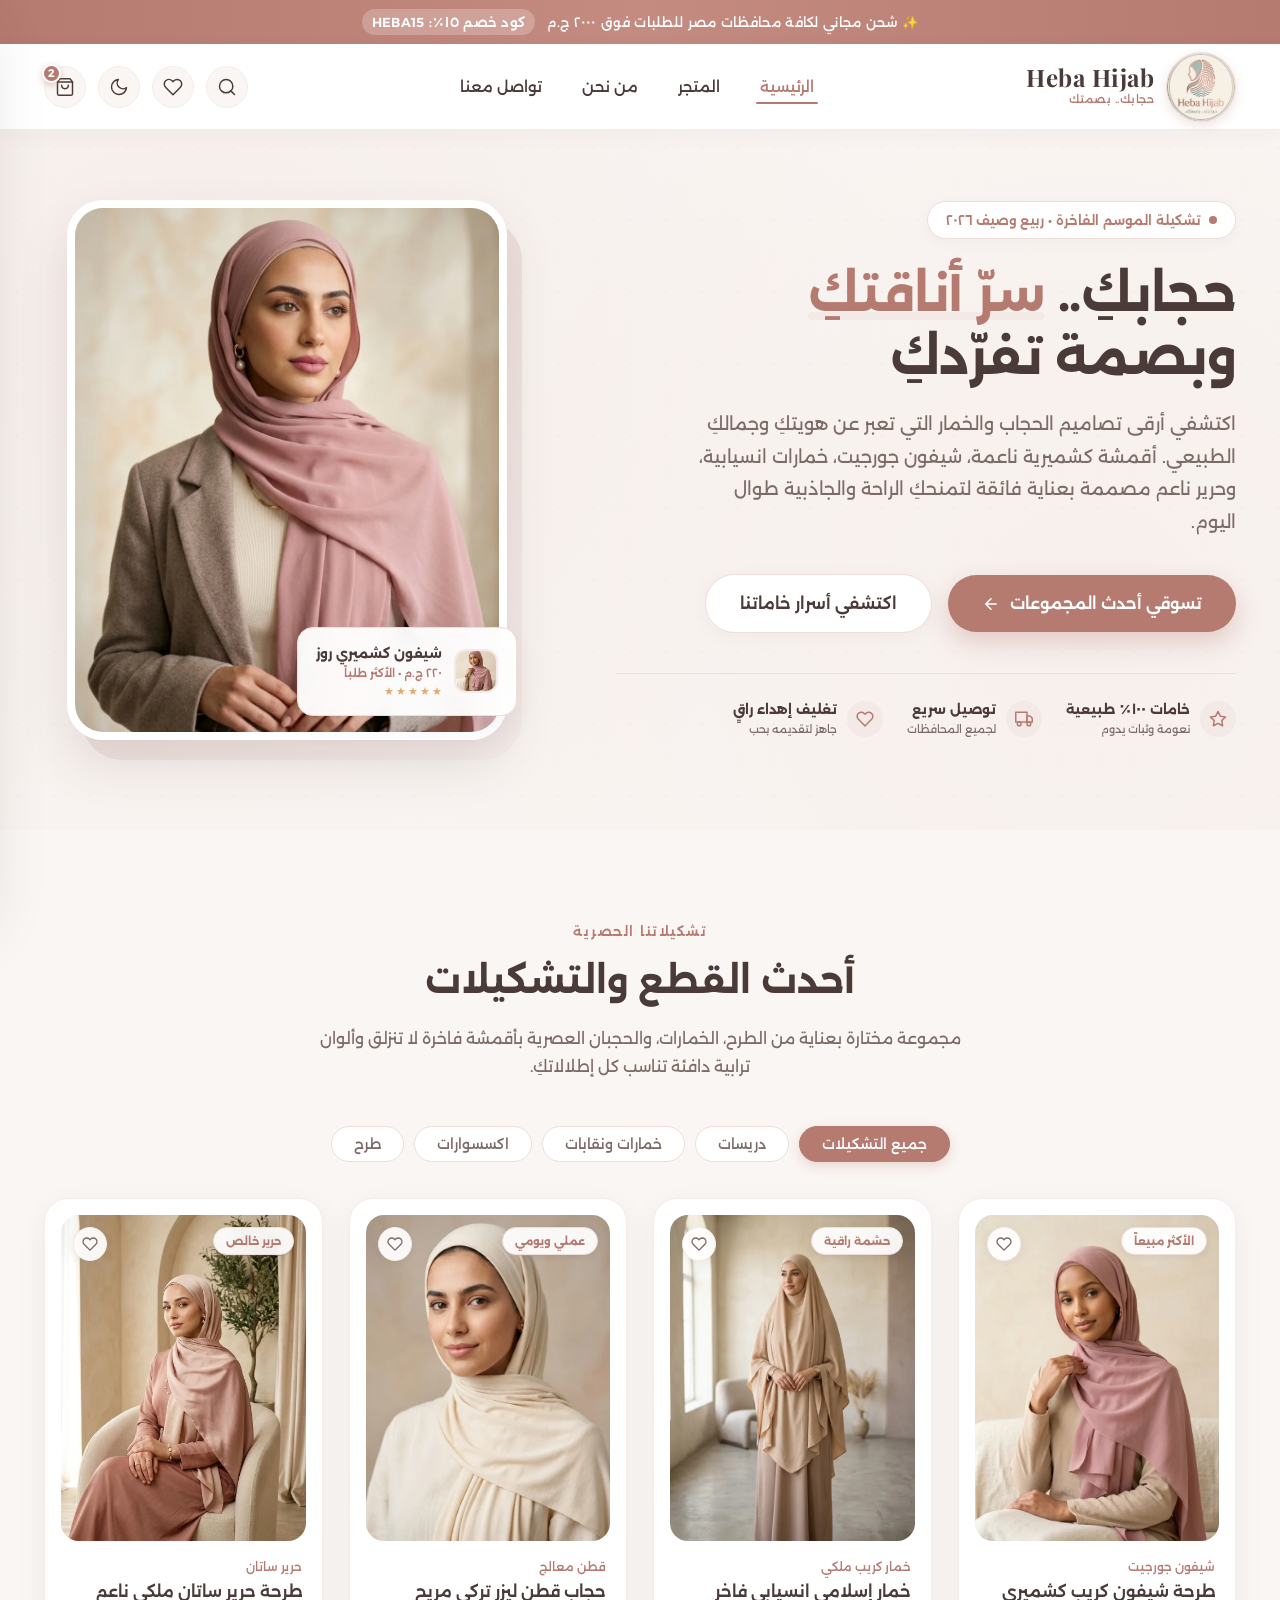
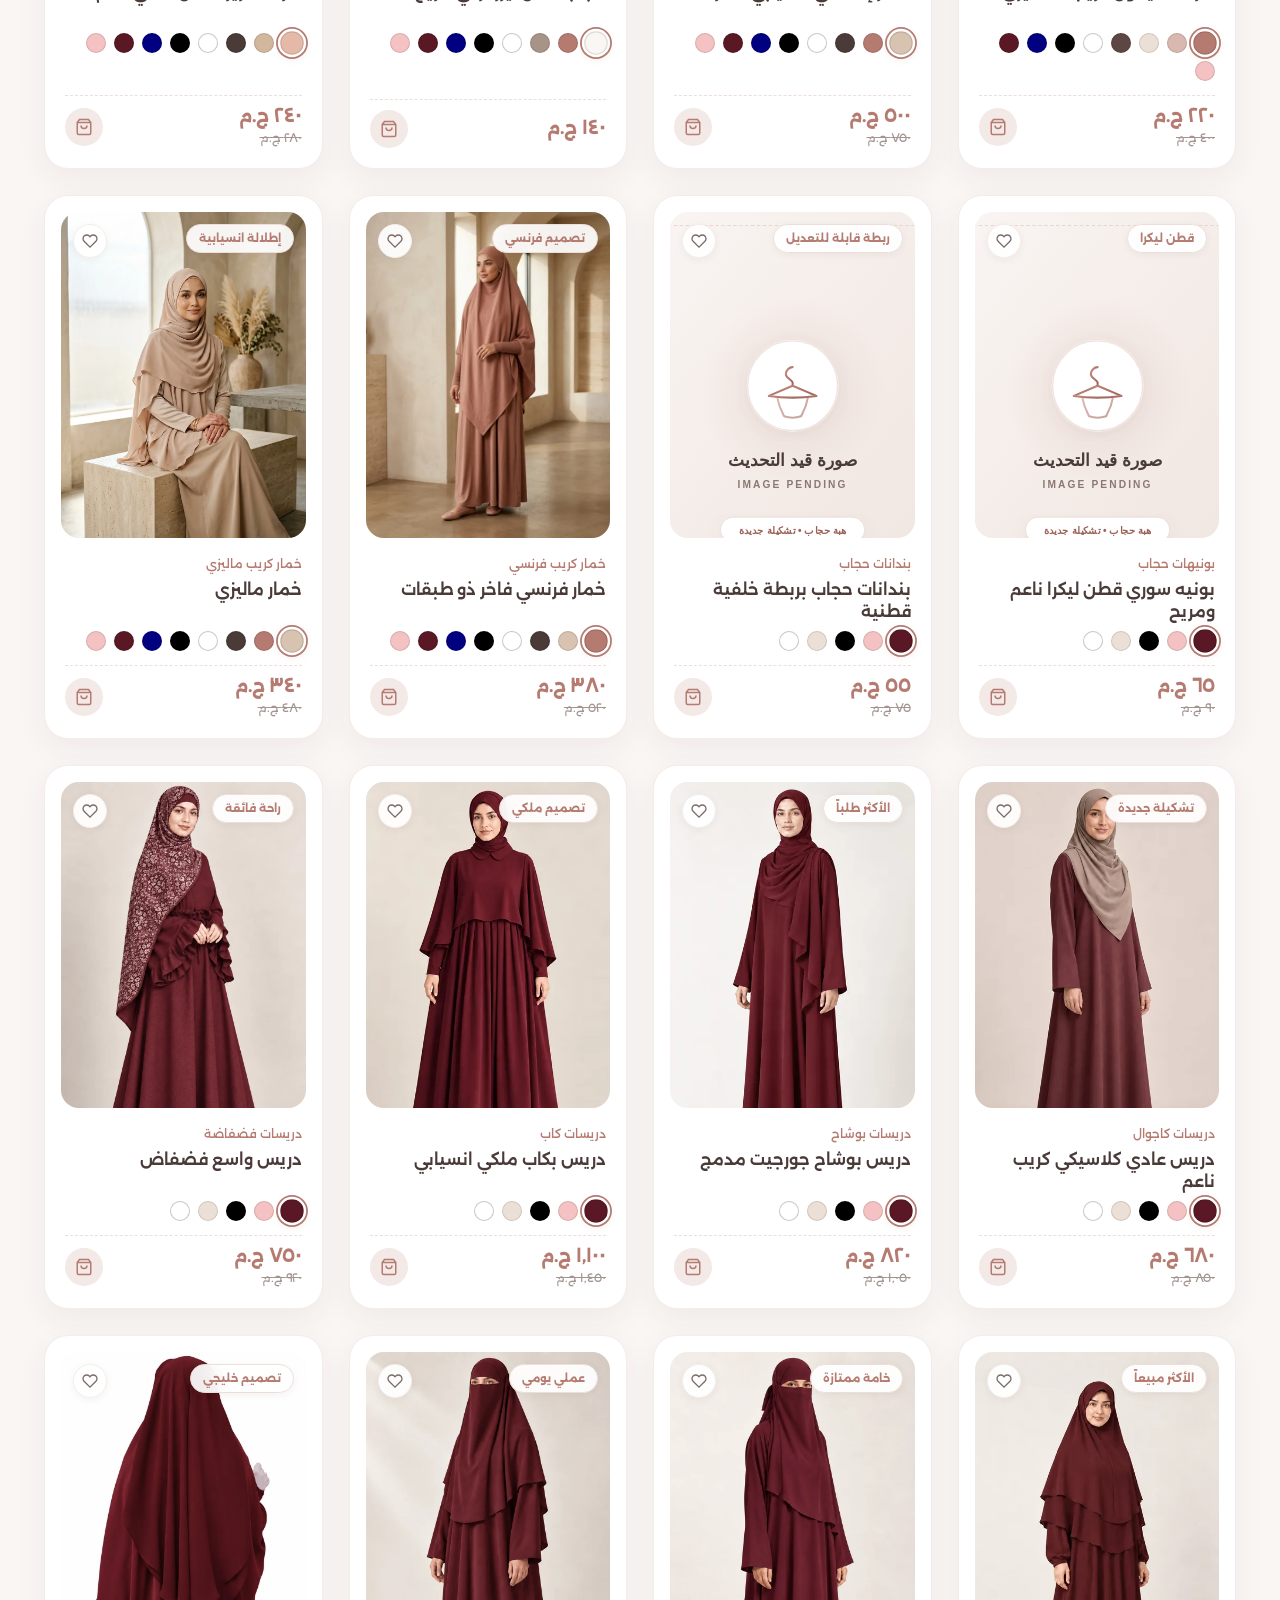
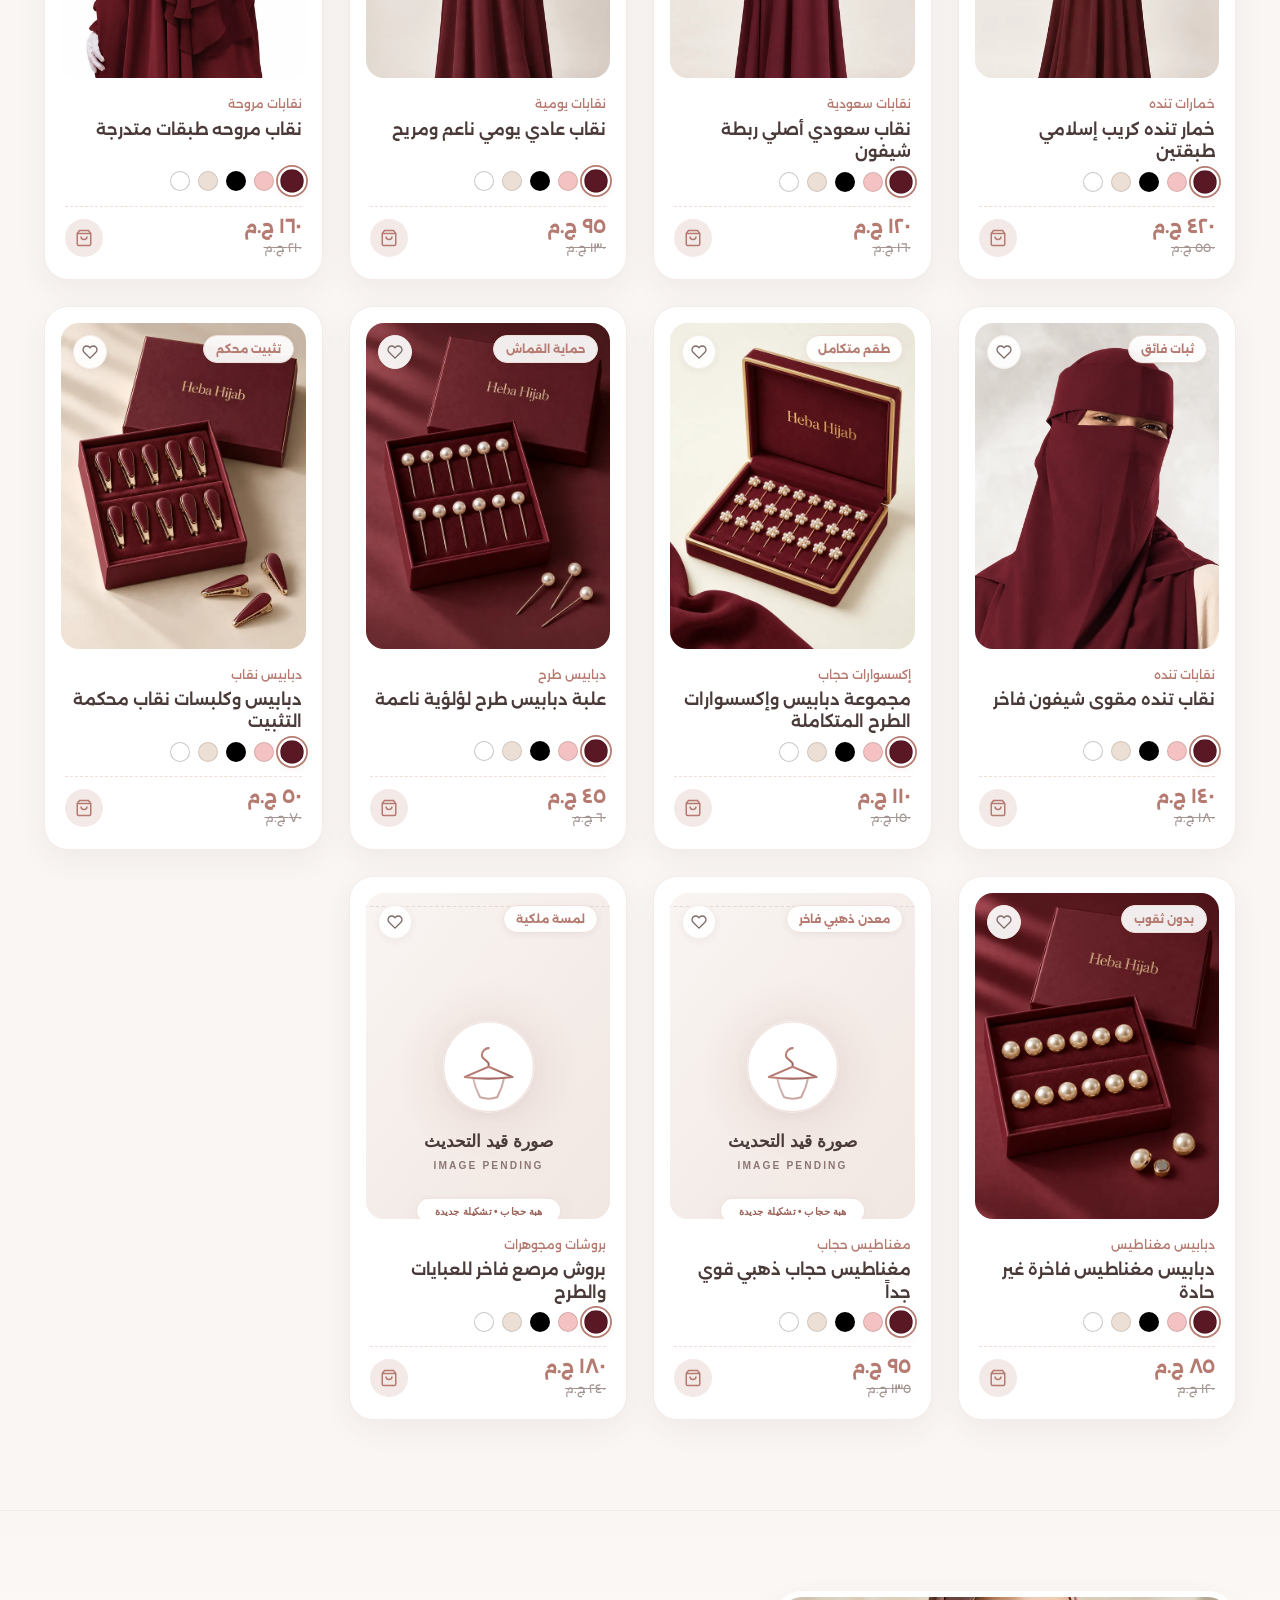
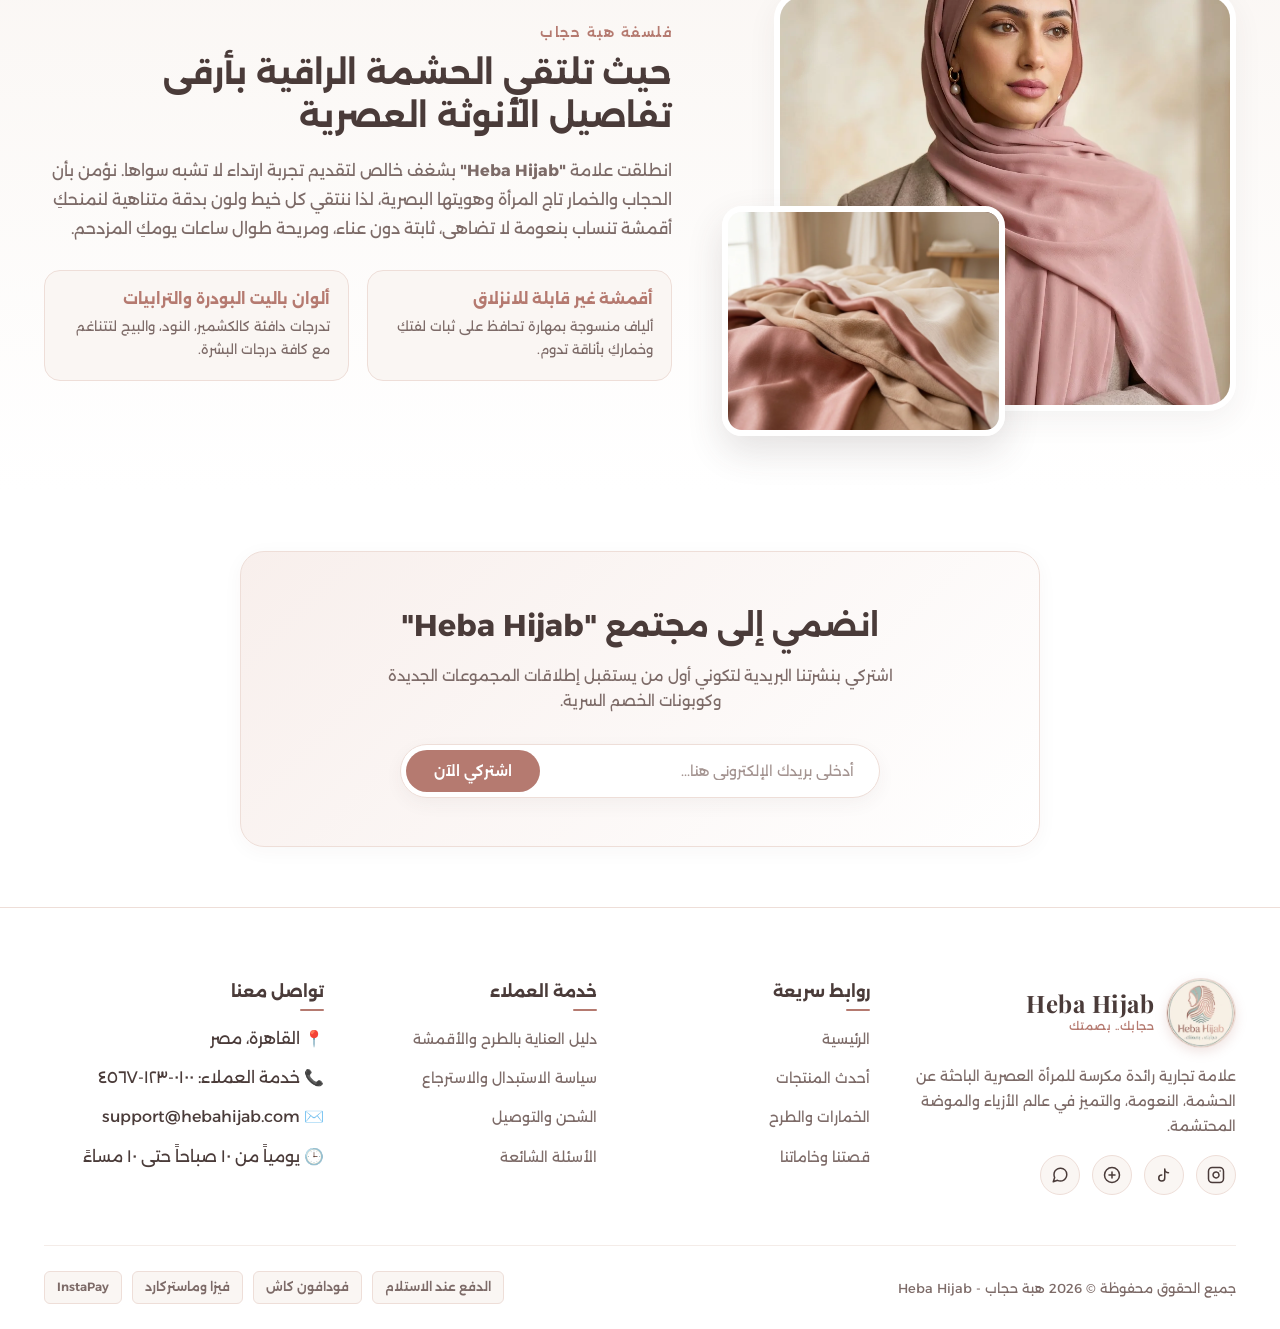
<file: index.html>
<!doctype html>
<html lang="ar" dir="rtl">
  <head>
    <meta charset="UTF-8" />
    <meta name="viewport" content="width=device-width, initial-scale=1.0" />
    <title>Heba Hijab | هبة حجاب - أزياء محتشمة، طرح وخمارات فاخرة</title>

    <!-- Primary Meta Tags for SEO -->
    <meta
      name="description"
      content="تسوقي أرقى أزياء المحجبات، طرح شيفون جورجيت، خمارات انسيابية، وحجاب قطن تركي وحرير من هبة حجاب Heba Hijab. خامات طبيعية لا تنزلق وشحن لجميع محافظات مصر."
    />
    <meta
      name="keywords"
      content="هبة حجاب, Heba Hijab, حجاب, طرح, خمار, أزياء محتشمة, طرح شيفون كريب, خمار انسيابي, حجاب تركي, فاشن محجبات مصر, متجر حجاب, ملابس محجبات راقية"
    />
    <link rel="canonical" href="https://hebahijab.com/" />
    <meta
      name="robots"
      content="index, follow, max-image-preview:large, max-snippet:-1, max-video-preview:-1"
    />
    <meta name="author" content="Heba Hijab" />
    <meta name="publisher" content="Heba Hijab" />
    <meta name="geo.region" content="EG" />
    <meta name="geo.placename" content="Cairo" />

    <!-- Mobile Browser & Theme Color -->
    <meta name="theme-color" content="#b57a70" />
    <meta name="msapplication-navbutton-color" content="#b57a70" />
    <meta name="apple-mobile-web-app-status-bar-style" content="#b57a70" />

    <!-- Open Graph / Facebook / WhatsApp -->
    <meta property="og:type" content="website" />
    <meta property="og:url" content="https://hebahijab.com/" />
    <meta property="og:site_name" content="Heba Hijab | هبة حجاب" />
    <meta
      property="og:title"
      content="Heba Hijab | هبة حجاب - أزياء محتشمة، طرح وخمارات فاخرة"
    />
    <meta
      property="og:description"
      content="اكتشفي تشكيلة هبة حجاب الحصرية من الطرح الشيفون، الخمارات الانسيابية، وأطقم الحجاب الفاخرة بأرقى الخامات الطبيعية والتوصيل لكافة المحافظات."
    />
    <meta
      property="og:image"
      content="https://hebahijab.com/images/hero_hijab.webp"
    />
    <meta property="og:image:width" content="1200" />
    <meta property="og:image:height" content="630" />
    <meta
      property="og:image:alt"
      content="تشكيلة هبة حجاب الفاخرة للأزياء المحتشمة"
    />
    <meta property="og:locale" content="ar_EG" />

    <!-- Twitter Cards -->
    <meta name="twitter:card" content="summary_large_image" />
    <meta
      name="twitter:title"
      content="Heba Hijab | هبة حجاب - أزياء محتشمة وأناقة متفردة"
    />
    <meta
      name="twitter:description"
      content="تسوقي أرقى تصاميم الحجاب والخمار والأقمشة الملكية مع هبة حجاب Heba Hijab. شحن لجميع محافظات مصر."
    />
    <meta
      name="twitter:image"
      content="https://hebahijab.com/images/hero_hijab.webp"
    />
    <meta
      name="twitter:image:alt"
      content="موديل هبة حجاب ترتدي الحجاب الفاخر"
    />

    <!-- Google Fonts: Alexandria (Modern Arabic Sans) & Playfair Display (Luxury Latin) -->
    <link rel="preconnect" href="https://fonts.googleapis.com" />
    <link rel="preconnect" href="https://fonts.gstatic.com" crossorigin />
    <link
      href="https://fonts.googleapis.com/css2?family=Alexandria:wght@300;400;500;600;700&family=Playfair+Display:ital,wght@0,600;0,700;1,500&display=swap"
      rel="stylesheet"
    />

    <!-- Stylesheet -->
    <link rel="stylesheet" href="style.css" />

    <!-- Schema.org JSON-LD Structured Data for Google Rich Snippets -->
    <script type="application/ld+json">
      {
        "@context": "https://schema.org",
        "@graph": [
          {
            "@type": "ClothingStore",
            "@id": "https://hebahijab.com/#store",
            "name": "Heba Hijab | هبة حجاب",
            "url": "https://hebahijab.com/",
            "logo": "https://hebahijab.com/images/logo.webp",
            "image": "https://hebahijab.com/images/hero_hijab.webp",
            "description": "علامة تجارية مصرية رائدة للأزياء المحتشمة، الطرح الشيفون، الخمارات الانسيابية، وحجاب القطن والحرير الفاخر.",
            "priceRange": "$$",
            "currenciesAccepted": "EGP",
            "paymentAccepted": "Cash, Credit Card, Mobile Wallet",
            "address": {
              "@type": "PostalAddress",
              "addressCountry": "EG",
              "addressLocality": "Cairo"
            }
          },
          {
            "@type": "WebSite",
            "@id": "https://hebahijab.com/#website",
            "url": "https://hebahijab.com/",
            "name": "Heba Hijab",
            "publisher": {
              "@id": "https://hebahijab.com/#store"
            }
          },
          {
            "@type": "ItemList",
            "name": "أحدث تشكيلات هبة حجاب الحصرية",
            "itemListElement": [
              {
                "@type": "ListItem",
                "position": 1,
                "item": {
                  "@type": "Product",
                  "name": "طرحة شيفون كريب كشميري",
                  "image": "https://hebahijab.com/images/%D8%B7%D8%B1%D8%AD%D8%A9%20%D8%B4%D9%8A%D9%81%D9%88%D9%86/product_chiffon.webp",
                  "description": "طرحة شيفون كريب كشميري ناعمة وثابتة لا تنزلق، مصممة بلون كشميري هادئ.",
                  "sku": "HH-CHIFFON-01",
                  "brand": {
                    "@type": "Brand",
                    "name": "Heba Hijab"
                  },
                  "offers": {
                    "@type": "Offer",
                    "price": "220.00",
                    "priceCurrency": "EGP",
                    "availability": "https://schema.org/InStock",
                    "url": "https://hebahijab.com/#products"
                  }
                }
              },
              {
                "@type": "ListItem",
                "position": 2,
                "item": {
                  "@type": "Product",
                  "name": "خمار إسلامي انسيابي فاخر",
                  "image": "https://hebahijab.com/images/%D8%AE%D9%85%D8%A7%D8%B1%20%D8%A5%D8%B3%D9%84%D8%A7%D9%85%D9%8A%20%D8%A7%D9%86%D8%B3%D9%8A%D8%A7%D8%A8%D9%8A%20%D9%81%D8%A7%D8%AE%D8%B1/product_khimar.webp",
                  "description": "خمار إسلامي كريب ملكي بقصة انسيابية واسعة وحشمة تامة بلون بيج نود جذاب.",
                  "sku": "HH-KHIMAR-02",
                  "brand": {
                    "@type": "Brand",
                    "name": "Heba Hijab"
                  },
                  "offers": {
                    "@type": "Offer",
                    "price": "500.00",
                    "priceCurrency": "EGP",
                    "availability": "https://schema.org/InStock",
                    "url": "https://hebahijab.com/#products"
                  }
                }
              },
              {
                "@type": "ListItem",
                "position": 3,
                "item": {
                  "@type": "Product",
                  "name": "حجاب قطن ليزر تركي مريح",
                  "image": "https://hebahijab.com/images/%D8%AD%D8%AC%D8%A7%D8%A8%20%D9%82%D8%B7%D9%86%20%D9%84%D9%8A%D8%B2%D8%B1%20%D8%AA%D8%B1%D9%83%D9%8A/product_cotton.webp",
                  "description": "حجاب قطن معالج ليزر تركي مريح، خفيف وعملي للاستخدام اليومي المستمر.",
                  "sku": "HH-COTTON-03",
                  "brand": {
                    "@type": "Brand",
                    "name": "Heba Hijab"
                  },
                  "offers": {
                    "@type": "Offer",
                    "price": "140.00",
                    "priceCurrency": "EGP",
                    "availability": "https://schema.org/InStock",
                    "url": "https://hebahijab.com/#products"
                  }
                }
              },
              {
                "@type": "ListItem",
                "position": 4,
                "item": {
                  "@type": "Product",
                  "name": "طرحة حرير ساتان ملكي ناعم",
                  "image": "https://hebahijab.com/images/%D8%B7%D8%B1%D8%AD%D8%A9%20%D8%AD%D8%B1%D9%8A%D8%B1%20%D8%B3%D8%A7%D8%AA%D8%A7%D9%86/product_silk.webp",
                  "description": "طرحة حرير ساتان ملكية بلمعة أنثوية فاخرة وخامة ناعمة على البشرة للمناسبات والسهرات.",
                  "sku": "HH-SILK-04",
                  "brand": {
                    "@type": "Brand",
                    "name": "Heba Hijab"
                  },
                  "offers": {
                    "@type": "Offer",
                    "price": "240.00",
                    "priceCurrency": "EGP",
                    "availability": "https://schema.org/InStock",
                    "url": "https://hebahijab.com/#products"
                  }
                }
              },
              {
                "@type": "ListItem",
                "position": 5,
                "item": {
                  "@type": "Product",
                  "name": "خمار فرنسي فاخر ذو طبقات",
                  "image": "https://hebahijab.com/images/%D8%AE%D9%85%D8%A7%D8%B1%20%D9%81%D8%B1%D9%86%D8%B3%D9%8A%20%D9%81%D8%A7%D8%AE%D8%B1/product_french_khimar.webp",
                  "description": "خمار فرنسي فاخر ذو طبقات كريب ناعم وقصة مثلثة منسدلة بأكمام مدمجة لحشمة راقية وأناقة لا تضاهى.",
                  "sku": "HH-FR-KHIMAR-05",
                  "brand": {
                    "@type": "Brand",
                    "name": "Heba Hijab"
                  },
                  "offers": {
                    "@type": "Offer",
                    "price": "380.00",
                    "priceCurrency": "EGP",
                    "availability": "https://schema.org/InStock",
                    "url": "https://hebahijab.com/#products"
                  }
                }
              },
              {
                "@type": "ListItem",
                "position": 6,
                "item": {
                  "@type": "Product",
                  "name": "خمار ماليزي انسيابي كريب",
                  "image": "https://hebahijab.com/images/%D8%AE%D9%85%D8%A7%D8%B1%20%D9%85%D8%A7%D9%84%D9%8A%D8%B2%D9%8A/product_malaysian_khimar.webp",
                  "description": "خمار ماليزي انسيابي كريب ناعم بطبقات متدرجة أنيقة وراحة استثنائية للاستخدام اليومي والمناسبات.",
                  "sku": "HH-MY-KHIMAR-06",
                  "brand": {
                    "@type": "Brand",
                    "name": "Heba Hijab"
                  },
                  "offers": {
                    "@type": "Offer",
                    "price": "340.00",
                    "priceCurrency": "EGP",
                    "availability": "https://schema.org/InStock",
                    "url": "https://hebahijab.com/#products"
                  }
                }
              }
            ]
          }
        ]
      }
    </script>

    <!-- Prevent Theme FOUC (Flash of Unstyled Content) -->
    <script>
      (function () {
        try {
          var saved = localStorage.getItem('heba_theme');
          var systemDark = window.matchMedia('(prefers-color-scheme: dark)').matches;
          if (saved === 'dark' || (!saved && systemDark)) {
            document.documentElement.classList.add('dark-theme');
            document.documentElement.setAttribute('data-theme', 'dark');
          } else {
            document.documentElement.classList.remove('dark-theme');
            document.documentElement.setAttribute('data-theme', 'light');
          }
        } catch (e) {}
      })();
    </script>
  </head>
  <body>
    <!-- Top Announcement Bar -->
    <aside class="top-bar" aria-label="شريط الإعلانات">
      <div class="top-bar-content">
        <span>✨ شحن مجاني لكافة محافظات مصر للطلبات فوق ٢٠٠٠ ج.م</span>
        <span class="discount-tag">كود خصم ١٥٪: HEBA15</span>
      </div>
    </aside>

    <!-- Header & Navigation -->
    <header class="site-header">
      <div class="container nav-inner">
        <!-- Brand Logo -->
        <a href="#" class="brand-logo" aria-label="Heba Hijab الرئيسية">
          <img src="images/logo.webp" alt="شعار هبة حجاب - Heba Hijab" class="logo-monogram-img" width="48" height="48" />
          <div class="logo-text-group">
            <span class="brand-title">Heba Hijab</span>
            <span class="brand-subtitle">حجابك.. بصمتك</span>
          </div>
        </a>
        <!-- Navigation Links -->
        <nav>
          <ul class="nav-menu" id="navMenu">
            <li><a href="#hero" class="nav-link active">الرئيسية</a></li>
            <li><a href="#products" class="nav-link">المتجر</a></li>
            <li><a href="#story" class="nav-link">من نحن</a></li>
            <li><a href="#contact" class="nav-link">تواصل معنا</a></li>
          </ul>
        </nav>
        <!-- Action Buttons: Search, Wishlist, Theme & Cart -->
        <div class="nav-actions">
          <!-- Search Icon Button -->
          <button
            class="action-btn"
            id="searchOpenBtn"
            aria-label="البحث عن منتجات"
            title="البحث"
          >
            <svg
              viewBox="0 0 24 24"
              fill="none"
              stroke="currentColor"
              stroke-linecap="round"
              stroke-linejoin="round"
            >
              <circle cx="11" cy="11" r="8"></circle>
              <line x1="21" y1="21" x2="16.65" y2="16.65"></line>
            </svg>
          </button>
          <!-- Wishlist Icon (Redirects to favorites.html) -->
          <a
            href="favorites.html"
            class="action-btn"
            id="wishlistHeaderBtn"
            aria-label="المفضلة"
            title="المفضلة"
          >
            <svg
              viewBox="0 0 24 24"
              fill="none"
              stroke="currentColor"
              stroke-linecap="round"
              stroke-linejoin="round"
            >
              <path
                d="M20.84 4.61a5.5 5.5 0 0 0-7.78 0L12 5.67l-1.06-1.06a5.5 5.5 0 0 0-7.78 7.78l1.06 1.06L12 21.23l7.78-7.78 1.06-1.06a5.5 5.5 0 0 0 0-7.78z"
              ></path>
            </svg>
            <span class="cart-badge wishlist-badge" id="wishlistCount" style="display: none;">0</span>
          </a>
          <!-- Theme Toggle (Dark/Light Mode) -->
          <button
            class="action-btn theme-toggle-btn"
            id="themeToggleBtn"
            aria-label="تبديل الوضع الليلي والنهاري"
            title="تبديل المظهر"
          >
            <!-- Moon Icon (for Light Mode) -->
            <svg
              class="theme-icon moon-icon"
              viewBox="0 0 24 24"
              fill="none"
              stroke="currentColor"
              stroke-width="2"
              stroke-linecap="round"
              stroke-linejoin="round"
            >
              <path d="M21 12.79A9 9 0 1 1 11.21 3 7 7 0 0 0 21 12.79z"></path>
            </svg>
            <!-- Sun Icon (for Dark Mode) -->
            <svg
              class="theme-icon sun-icon"
              viewBox="0 0 24 24"
              fill="none"
              stroke="currentColor"
              stroke-width="2"
              stroke-linecap="round"
              stroke-linejoin="round"
            >
              <circle cx="12" cy="12" r="5"></circle>
              <line x1="12" y1="1" x2="12" y2="3"></line>
              <line x1="12" y1="21" x2="12" y2="23"></line>
              <line x1="4.22" y1="4.22" x2="5.64" y2="5.64"></line>
              <line x1="18.36" y1="18.36" x2="19.78" y2="19.78"></line>
              <line x1="1" y1="12" x2="3" y2="12"></line>
              <line x1="21" y1="12" x2="23" y2="12"></line>
              <line x1="4.22" y1="19.78" x2="5.64" y2="18.36"></line>
              <line x1="18.36" y1="5.64" x2="19.78" y2="4.22"></line>
            </svg>
          </button>
          <!-- Cart Button with Count Badge -->
          <button
            class="action-btn"
            id="cartOpenBtn"
            aria-label="سلة التسوق"
            title="سلة التسوق"
          >
            <svg
              viewBox="0 0 24 24"
              fill="none"
              stroke="currentColor"
              stroke-linecap="round"
              stroke-linejoin="round"
            >
              <path
                d="M6 2L3 6v14a2 2 0 0 0 2 2h14a2 2 0 0 0 2-2V6l-3-4z"
              ></path>
              <line x1="3" y1="6" x2="21" y2="6"></line>
              <path d="M16 10a4 4 0 0 1-8 0"></path>
            </svg>
            <span class="cart-badge" id="cartCount">2</span>
          </button>
          <!-- Mobile Menu Hamburger -->
          <button
            class="mobile-toggle"
            id="mobileToggle"
            aria-label="القائمة الجانبية"
          >
            <svg
              viewBox="0 0 24 24"
              fill="none"
              stroke="currentColor"
              stroke-width="2"
              stroke-linecap="round"
              stroke-linejoin="round"
            >
              <line x1="3" y1="12" x2="21" y2="12"></line>
              <line x1="3" y1="6" x2="21" y2="6"></line>
              <line x1="3" y1="18" x2="21" y2="18"></line>
            </svg>
          </button>
        </div>
      </div>

      <!-- Expandable Live Search Overlay -->
      <div class="header-search-overlay" id="headerSearchOverlay" aria-hidden="true">
        <div class="container search-overlay-inner">
          <div class="search-input-wrapper">
            <span class="search-icon-decor" aria-hidden="true">
              <svg viewBox="0 0 24 24" fill="none" stroke="currentColor" stroke-width="2" stroke-linecap="round" stroke-linejoin="round">
                <circle cx="11" cy="11" r="8"></circle>
                <line x1="21" y1="21" x2="16.65" y2="16.65"></line>
              </svg>
            </span>
            <input
              type="search"
              class="header-search-input"
              id="headerSearchInput"
              placeholder="ابحثي عن طرحة، خمار، لون (مثل: شيفون، كشمير، أسود)..."
              aria-label="ابحثي في المتجر"
              autocomplete="off"
              spellcheck="false"
            />
            <button
              type="button"
              class="search-clear-btn"
              id="searchClearBtn"
              aria-label="مسح نص البحث"
              title="مسح النص"
              style="display: none;"
            >مسح</button>
          </div>
          <button
            type="button"
            class="action-btn search-close-btn"
            id="searchCloseBtn"
            aria-label="إغلاق البحث"
            title="إغلاق"
          >
            <svg viewBox="0 0 24 24" fill="none" stroke="currentColor" stroke-width="2" stroke-linecap="round" stroke-linejoin="round">
              <line x1="18" y1="6" x2="6" y2="18"></line>
              <line x1="6" y1="6" x2="18" y2="18"></line>
            </svg>
          </button>
        </div>
      </div>
    </header>

    <!-- Main Content -->
    <main>
      <!-- Hero Section -->
      <section class="hero" id="hero">
        <div class="container hero-grid">
          <!-- Text Content -->
          <div class="hero-content">
            <div class="hero-badge">
              <span class="hero-badge-icon"></span>
              <span>تشكيلة الموسم الفاخرة • ربيع وصيف ٢٠٢٦</span>
            </div>

            <h1>
              حجابكِ.. <span class="highlight">سرّ أناقتكِ</span> وبصمة تفرّدكِ
            </h1>

            <p class="subtitle">
              اكتشفي أرقى تصاميم الحجاب والخمار التي تعبر عن هويتكِ وجمالكِ
              الطبيعي. أقمشة كشميرية ناعمة، شيفون جورجيت، خمارات انسيابية، وحرير
              ناعم مصممة بعناية فائقة لتمنحكِ الراحة والجاذبية طوال اليوم.
            </p>

            <div class="hero-cta-group">
              <a href="#products" class="btn btn-primary">
                <span>تسوقي أحدث المجموعات</span>
                <svg viewBox="0 0 24 24" fill="none" stroke="currentColor">
                  <path
                    stroke-linecap="round"
                    stroke-linejoin="round"
                    d="M19 12H5M12 19l-7-7 7-7"
                  />
                </svg>
              </a>
              <a href="#story" class="btn btn-secondary">
                <span>اكتشفي أسرار خاماتنا</span>
              </a>
            </div>

            <!-- Trust Chips -->
            <div class="hero-features">
              <div class="feature-item">
                <div class="feature-icon">
                  <svg
                    viewBox="0 0 24 24"
                    fill="none"
                    stroke="currentColor"
                    stroke-width="2"
                    stroke-linecap="round"
                    stroke-linejoin="round"
                  >
                    <path
                      d="M12 2l3.09 6.26L22 9.27l-5 4.87 1.18 6.88L12 17.77l-6.18 3.25L7 14.14 2 9.27l6.91-1.01L12 2z"
                    ></path>
                  </svg>
                </div>
                <div class="feature-text">
                  <h3 class="feature-title">خامات ١٠٠٪ طبيعية</h3>
                  <p>نعومة وثبات يدوم</p>
                </div>
              </div>

              <div class="feature-item">
                <div class="feature-icon">
                  <svg
                    viewBox="0 0 24 24"
                    fill="none"
                    stroke="currentColor"
                    stroke-width="2"
                    stroke-linecap="round"
                    stroke-linejoin="round"
                  >
                    <rect x="1" y="3" width="15" height="13"></rect>
                    <polygon
                      points="16 8 20 8 23 11 23 16 16 16 8"
                    ></polygon>
                    <circle cx="5.5" cy="18.5" r="2.5"></circle>
                    <circle cx="18.5" cy="18.5" r="2.5"></circle>
                  </svg>
                </div>
                <div class="feature-text">
                  <h3 class="feature-title">توصيل سريع</h3>
                  <p>لجميع المحافظات</p>
                </div>
              </div>

              <div class="feature-item">
                <div class="feature-icon">
                  <svg
                    viewBox="0 0 24 24"
                    fill="none"
                    stroke="currentColor"
                    stroke-width="2"
                    stroke-linecap="round"
                    stroke-linejoin="round"
                  >
                    <path
                      d="M20.84 4.61a5.5 5.5 0 0 0-7.78 0L12 5.67l-1.06-1.06a5.5 5.5 0 0 0-7.78 7.78l1.06 1.06L12 21.23l7.78-7.78 1.06-1.06a5.5 5.5 0 0 0 0-7.78z"
                    ></path>
                  </svg>
                </div>
                <div class="feature-text">
                  <h3 class="feature-title">تغليف إهداء راقٍ</h3>
                  <p>جاهز لتقديمه بحب</p>
                </div>
              </div>
            </div>
          </div>

          <!-- Hero Visual Media -->
          <div class="hero-visual">
            <div class="hero-backdrop-shape"></div>
            <div class="hero-image-wrapper">
              <img
                src="images/hero_hijab.webp"
                alt="موديل أنيقة ترتدي طرحة شيفون كريب كشميري وحجاب فاخر من هبة حجاب Heba Hijab"
                loading="eager"
                fetchpriority="high"
                width="600"
                height="800"
              />
            </div>

            <!-- Floating Quality Card -->
            <div class="hero-floating-card">
              <div class="floating-avatar">
                <img
                  src="images/طرحة شيفون/product_chiffon.webp"
                  alt="طرحة شيفون كشميري روز الأكثر طلباً"
                  width="44"
                  height="44"
                  loading="eager"
                />
              </div>
              <div class="floating-info">
                <h4 class="floating-title">شيفون كشميري روز</h4>
                <p>٢٢٠ ج.م • الأكثر طلباً</p>
                <div class="floating-rating">
                  <span>★</span><span>★</span><span>★</span><span>★</span
                  ><span>★</span>
                </div>
              </div>
            </div>
          </div>
        </div>
      </section>

      <!-- Featured Products Section -->
      <section class="products-section" id="products">
        <div class="container">
          <!-- Section Header -->
          <div class="section-header">
            <span class="section-subtitle">تشكيلاتنا الحصرية</span>
            <h2 class="section-title">أحدث القطع والتشكيلات</h2>
            <p class="section-description">
              مجموعة مختارة بعناية من الطرح، الخمارات، والحجبان العصرية بأقمشة
              فاخرة لا تنزلق وألوان ترابية دافئة تناسب كل إطلالاتكِ.
            </p>
          </div>

          <!-- Filter Tabs (Single Level: 5 Exact Main Categories) -->
          <div class="filter-tabs" role="tablist" aria-label="أقسام المتجر الرئيسية">
            <button class="filter-btn active" data-category="all" role="tab" aria-selected="true">
              جميع التشكيلات
            </button>
            <button class="filter-btn" data-category="dresses" role="tab" aria-selected="false">
              دريسات
            </button>
            <button class="filter-btn" data-category="khimars-niqabs" role="tab" aria-selected="false">
              خمارات ونقابات
            </button>
            <button class="filter-btn" data-category="accessories" role="tab" aria-selected="false">
              اكسسوارات
            </button>
            <button class="filter-btn" data-category="scarves" role="tab" aria-selected="false">
              طرح
            </button>
          </div>

          <!-- Active Search Results Summary Banner -->
          <div class="search-results-summary" id="searchResultsSummary" style="display: none;" role="status" aria-live="polite">
            <div class="search-summary-info">
              <span class="search-summary-icon" aria-hidden="true">
                <svg viewBox="0 0 24 24" fill="none" stroke="currentColor" stroke-width="2" stroke-linecap="round" stroke-linejoin="round">
                  <circle cx="11" cy="11" r="8"></circle>
                  <line x1="21" y1="21" x2="16.65" y2="16.65"></line>
                </svg>
              </span>
              <span class="search-summary-text">
                نتائج البحث عن: <strong id="searchSummaryQuery"></strong>
                <span class="search-summary-separator">—</span>
                <span class="search-summary-count" id="searchSummaryCount"></span>
              </span>
            </div>
            <button type="button" class="search-summary-reset-btn" id="searchSummaryResetBtn" aria-label="إلغاء البحث وعرض التشكيلات">
              <svg viewBox="0 0 24 24" fill="none" stroke="currentColor" stroke-width="2" stroke-linecap="round" stroke-linejoin="round">
                <path d="M3 12a9 9 0 1 0 9-9 9.75 9.75 0 0 0-6.74 2.74L3 8"></path>
                <path d="M3 3v5h5"></path>
              </svg>
              <span>إلغاء البحث</span>
            </button>
          </div>

          <!-- Product Grid (6 Minimalist Premium Cards) -->
          <div class="product-grid" id="productGrid">
            <!-- Product Card 1: Chiffon Hijab -->
            <article
              class="product-card"
              data-category="scarves" data-subcategory="chiffon"
              data-id="chiffon-crepe"
              data-description="طرحة شيفون جورجيت كريب كشميري خفيفة وانسيابية وثابتة على الرأس تناسب الإطلالات اليومية والعملية والمناسبات"
            >
              <div class="product-thumb-wrapper">
                <span class="product-badge">الأكثر مبيعاً</span>
                <button
                  class="wishlist-btn"
                  aria-label="أضف إلى المفضلة"
                  title="المفضلة"
                >
                  <svg
                    viewBox="0 0 24 24"
                    fill="none"
                    stroke="currentColor"
                    stroke-width="2"
                  >
                    <path
                      d="M20.84 4.61a5.5 5.5 0 0 0-7.78 0L12 5.67l-1.06-1.06a5.5 5.5 0 0 0-7.78 7.78l1.06 1.06L12 21.23l7.78-7.78 1.06-1.06a5.5 5.5 0 0 0 0-7.78z"
                    ></path>
                  </svg>
                </button>
                <img
                  src="images/طرحة شيفون/product_chiffon.webp"
                  alt="طرحة شيفون كريب كشميري ناعمة بلون كشميري ترابي فاخر"
                  loading="lazy"
                  decoding="async"
                  width="400"
                  height="500"
                />
                <div class="quick-add-overlay">
                  <button
                    class="btn-quick-add"
                    onclick="addProductFromCard(this)"
                  >
                    <svg
                      width="16"
                      height="16"
                      viewBox="0 0 24 24"
                      fill="none"
                      stroke="currentColor"
                      stroke-width="2"
                    >
                      <line x1="12" y1="5" x2="12" y2="19"></line>
                      <line x1="5" y1="12" x2="19" y2="12"></line>
                    </svg>
                    <span>أضيفي للسلة سريعاً</span>
                  </button>
                </div>
              </div>
              <div class="product-content">
                <span class="product-category">شيفون جورجيت</span>
                <h3 class="product-title">طرحة شيفون كريب كشميري</h3>
                <div class="product-swatches">
                  <span
                    class="swatch active"
                    style="background-color: #b57a70"
                    title="وردي ترابي"
                    data-color-name="وردي ترابي"
                    data-img="images/طرحة شيفون/product_chiffon.webp"
                    role="button"
                    tabindex="0"
                    aria-label="لون وردي ترابي"
                  ></span>
                  <span
                    class="swatch"
                    style="background-color: #d9b8b0"
                    title="كشمير فاتح"
                    data-color-name="كشمير فاتح"
                    data-img="images/طرحة شيفون/product_chiffon_cashmere.webp"
                    role="button"
                    tabindex="0"
                    aria-label="لون كشمير فاتح"
                  ></span>
                  <span
                    class="swatch"
                    style="background-color: #ece0d6"
                    title="بيج هادئ"
                    data-color-name="بيج هادئ"
                    data-img="images/طرحة شيفون/product_chiffon_beige.webp"
                    role="button"
                    tabindex="0"
                    aria-label="لون بيج هادئ"
                  ></span>
                  <span
                    class="swatch"
                    style="background-color: #5c4744"
                    title="بني شيكولاتة"
                    data-color-name="بني شيكولاتة"
                    data-img="images/طرحة شيفون/product_chiffon_brown.webp"
                    role="button"
                    tabindex="0"
                    aria-label="لون بني شيكولاتة"
                  ></span>
                  <span
                    class="swatch"
                    style="background-color: #ffffff"
                    title="أبيض ناصع"
                    data-color-name="أبيض ناصع"
                    data-img="images/طرحة شيفون/product_chiffon_white.webp"
                    role="button"
                    tabindex="0"
                    aria-label="لون أبيض ناصع"
                  ></span>
                  <span
                    class="swatch"
                    style="background-color: #000000"
                    title="أسود ملكي"
                    data-color-name="أسود ملكي"
                    data-img="images/طرحة شيفون/product_chiffon_black.webp"
                    role="button"
                    tabindex="0"
                    aria-label="لون أسود ملكي"
                  ></span>
                  <span
                    class="swatch"
                    style="background-color: #000080"
                    title="كحلي ملكي"
                    data-color-name="كحلي ملكي"
                    data-img="images/طرحة شيفون/product_chiffon_blue.webp"
                    role="button"
                    tabindex="0"
                    aria-label="لون كحلي ملكي"
                  ></span>
                  <span
                    class="swatch"
                    style="background-color: #5A1825"
                    title="برجاندي"
                    data-color-name="برجاندي"
                    data-img="images/طرحة شيفون/product_chiffon_burgundy.webp"
                    role="button"
                    tabindex="0"
                    aria-label="لون برجاندي"
                  ></span>
                  <span
                    class="swatch"
                    style="background-color: #f4c2c2"
                    title="بينك ناعم"
                    data-color-name="بينك ناعم"
                    data-img="images/طرحة شيفون/product_chiffon_pink.webp"
                    role="button"
                    tabindex="0"
                    aria-label="لون بينك ناعم"
                  ></span>
                </div>
                <div class="product-footer">
                  <div class="price-box">
                    <span class="price-current">٢٢٠ ج.م</span>
                    <span class="price-old">٤٠٠ ج.م</span>
                  </div>
                  <button
                    class="card-cart-btn"
                    onclick="addProductFromCard(this)"
                    aria-label="أضيفي للسلة"
                    title="أضيفي للسلة"
                  >
                    <svg
                      viewBox="0 0 24 24"
                      fill="none"
                      stroke="currentColor"
                      stroke-width="2"
                    >
                      <path
                        d="M6 2L3 6v14a2 2 0 0 0 2 2h14a2 2 0 0 0 2-2V6l-3-4z"
                      ></path>
                      <line x1="3" y1="6" x2="21" y2="6"></line>
                      <path d="M16 10a4 4 0 0 1-8 0"></path>
                    </svg>
                  </button>
                </div>
              </div>
            </article>

            <!-- Product Card 2: Flowing Khimar -->
            <article
              class="product-card"
              data-category="khimars-niqabs" data-subcategory="khimar"
              data-id="flowing-khimar"
              data-description="خمار إسلامي كريب ملكي بقصة انسيابية واسعة وحشمة تامة بلون بيج نود جذاب وقماش غير شفاف"
            >
              <div class="product-thumb-wrapper">
                <span class="product-badge">حشمة راقية</span>
                <button
                  class="wishlist-btn"
                  aria-label="أضف إلى المفضلة"
                  title="المفضلة"
                >
                  <svg
                    viewBox="0 0 24 24"
                    fill="none"
                    stroke="currentColor"
                    stroke-width="2"
                  >
                    <path
                      d="M20.84 4.61a5.5 5.5 0 0 0-7.78 0L12 5.67l-1.06-1.06a5.5 5.5 0 0 0-7.78 7.78l1.06 1.06L12 21.23l7.78-7.78 1.06-1.06a5.5 5.5 0 0 0 0-7.78z"
                    ></path>
                  </svg>
                </button>
                <img
                  src="images/خمار إسلامي انسيابي فاخر/product_khimar.webp"
                  alt="خمار إسلامي انسيابي كريب ملكي بيج نود ساتر وأنيق من هبة حجاب"
                  loading="lazy"
                  decoding="async"
                  width="400"
                  height="500"
                />
                <div class="quick-add-overlay">
                  <button
                    class="btn-quick-add"
                    onclick="addProductFromCard(this)"
                  >
                    <svg
                      width="16"
                      height="16"
                      viewBox="0 0 24 24"
                      fill="none"
                      stroke="currentColor"
                      stroke-width="2"
                    >
                      <line x1="12" y1="5" x2="12" y2="19"></line>
                      <line x1="5" y1="12" x2="19" y2="12"></line>
                    </svg>
                    <span>أضيفي للسلة سريعاً</span>
                  </button>
                </div>
              </div>
              <div class="product-content">
                <span class="product-category">خمار كريب ملكي</span>
                <h3 class="product-title">خمار إسلامي انسيابي فاخر</h3>
                <div class="product-swatches">
                  <span
                    class="swatch active"
                    style="background-color: #d8c2b0"
                    title="بيج نود"
                    data-color-name="بيج نود"
                    data-img="images/خمار إسلامي انسيابي فاخر/product_khimar.webp"
                    role="button"
                    tabindex="0"
                    aria-label="لون بيج نود"
                  ></span>
                  <span
                    class="swatch"
                    style="background-color: #b57a70"
                    title="كشمير"
                    data-color-name="كشمير"
                    data-img="images/خمار إسلامي انسيابي فاخر/product_khimar_cashmere.webp"
                    role="button"
                    tabindex="0"
                    aria-label="لون كشمير"
                  ></span>
                  <span
                    class="swatch"
                    style="background-color: #4a3b39"
                    title="بني دافئ"
                    data-color-name="بني دافئ"
                    data-img="images/خمار إسلامي انسيابي فاخر/product_khimar_brown.webp"
                    role="button"
                    tabindex="0"
                    aria-label="لون بني دافئ"
                  ></span>
                  <span
                    class="swatch"
                    style="background-color: #ffffff"
                    title="أبيض ناصع"
                    data-color-name="أبيض ناصع"
                    data-img="images/خمار إسلامي انسيابي فاخر/product_khimar_white.webp"
                    role="button"
                    tabindex="0"
                    aria-label="لون أبيض ناصع"
                  ></span>
                  <span
                    class="swatch"
                    style="background-color: #000000"
                    title="أسود ملكي"
                    data-color-name="أسود ملكي"
                    data-img="images/خمار إسلامي انسيابي فاخر/product_khimar_black.webp"
                    role="button"
                    tabindex="0"
                    aria-label="لون أسود ملكي"
                  ></span>
                  <span
                    class="swatch"
                    style="background-color: #000080"
                    title="كحلي ملكي"
                    data-color-name="كحلي ملكي"
                    data-img="images/خمار إسلامي انسيابي فاخر/product_khimar_blue.webp"
                    role="button"
                    tabindex="0"
                    aria-label="لون كحلي ملكي"
                  ></span>
                  <span
                    class="swatch"
                    style="background-color: #5A1825"
                    title="برجاندي"
                    data-color-name="برجاندي"
                    data-img="images/خمار إسلامي انسيابي فاخر/product_khimar_burgundy.webp"
                    role="button"
                    tabindex="0"
                    aria-label="لون برجاندي"
                  ></span>
                  <span
                    class="swatch"
                    style="background-color: #f4c2c2"
                    title="بينك ناعم"
                    data-color-name="بينك ناعم"
                    data-img="images/خمار إسلامي انسيابي فاخر/product_khimar_pink.webp"
                    role="button"
                    tabindex="0"
                    aria-label="لون بينك ناعم"
                  ></span>
                </div>
                <div class="product-footer">
                  <div class="price-box">
                    <span class="price-current">٥٠٠ ج.م</span>
                    <span class="price-old">٧٥٠ ج.م</span>
                  </div>
                  <button
                    class="card-cart-btn"
                    onclick="addProductFromCard(this)"
                    aria-label="أضيفي للسلة"
                    title="أضيفي للسلة"
                  >
                    <svg
                      viewBox="0 0 24 24"
                      fill="none"
                      stroke="currentColor"
                      stroke-width="2"
                    >
                      <path
                        d="M6 2L3 6v14a2 2 0 0 0 2 2h14a2 2 0 0 0 2-2V6l-3-4z"
                      ></path>
                      <line x1="3" y1="6" x2="21" y2="6"></line>
                      <path d="M16 10a4 4 0 0 1-8 0"></path>
                    </svg>
                  </button>
                </div>
              </div>
            </article>

            <!-- Product Card 3: Premium Cotton Hijab -->
            <article
              class="product-card"
              data-category="scarves" data-subcategory="cotton"
              data-id="cotton-hijab"
              data-description="حجاب قطن معالج ليزر تركي مريح، خفيف وبارد وعملي لا ينزلق ومناسب للاستخدام اليومي المستمر"
            >
              <div class="product-thumb-wrapper">
                <span class="product-badge">عملي ويومي</span>
                <button
                  class="wishlist-btn"
                  aria-label="أضف إلى المفضلة"
                  title="المفضلة"
                >
                  <svg
                    viewBox="0 0 24 24"
                    fill="none"
                    stroke="currentColor"
                    stroke-width="2"
                  >
                    <path
                      d="M20.84 4.61a5.5 5.5 0 0 0-7.78 0L12 5.67l-1.06-1.06a5.5 5.5 0 0 0-7.78 7.78l1.06 1.06L12 21.23l7.78-7.78 1.06-1.06a5.5 5.5 0 0 0 0-7.78z"
                    ></path>
                  </svg>
                </button>
                <img
                  src="images/حجاب قطن ليزر تركي/product_cotton.webp"
                  alt="حجاب قطن ليزر تركي مريح وعملي لا ينزلق من هبة حجاب"
                  loading="lazy"
                  decoding="async"
                  width="400"
                  height="500"
                />
                <div class="quick-add-overlay">
                  <button
                    class="btn-quick-add"
                    onclick="addProductFromCard(this)"
                  >
                    <svg
                      width="16"
                      height="16"
                      viewBox="0 0 24 24"
                      fill="none"
                      stroke="currentColor"
                      stroke-width="2"
                    >
                      <line x1="12" y1="5" x2="12" y2="19"></line>
                      <line x1="5" y1="12" x2="19" y2="12"></line>
                    </svg>
                    <span>أضيفي للسلة سريعاً</span>
                  </button>
                </div>
              </div>
              <div class="product-content">
                <span class="product-category">قطن معالج</span>
                <h3 class="product-title">حجاب قطن ليزر تركي مريح</h3>
                <div class="product-swatches">
                  <span
                    class="swatch active"
                    style="background-color: #faf6f3"
                    title="أوف وايت / كريم"
                    data-color-name="أوف وايت / كريم"
                    data-img="images/حجاب قطن ليزر تركي/product_cotton.webp"
                    role="button"
                    tabindex="0"
                    aria-label="لون أوف وايت / كريم"
                  ></span>
                  <span
                    class="swatch"
                    style="background-color: #b57a70"
                    title="كشمير وردي"
                    data-color-name="كشمير وردي"
                    data-img="images/حجاب قطن ليزر تركي/product_cotton_cashmere.webp"
                    role="button"
                    tabindex="0"
                    aria-label="لون كشمير وردي"
                  ></span>
                  <span
                    class="swatch"
                    style="background-color: #a89487"
                    title="رمادي دافئ"
                    data-color-name="رمادي دافئ"
                    data-img="images/حجاب قطن ليزر تركي/product_cotton_gray.webp"
                    role="button"
                    tabindex="0"
                    aria-label="لون رمادي دافئ"
                  ></span>
                  <span
                    class="swatch"
                    style="background-color: #ffffff"
                    title="أبيض ناصع"
                    data-color-name="أبيض ناصع"
                    data-img="images/حجاب قطن ليزر تركي/product_cotton_white.webp"
                    role="button"
                    tabindex="0"
                    aria-label="لون أبيض ناصع"
                  ></span>
                  <span
                    class="swatch"
                    style="background-color: #000000"
                    title="أسود ملكي"
                    data-color-name="أسود ملكي"
                    data-img="images/حجاب قطن ليزر تركي/product_cotton_black.webp"
                    role="button"
                    tabindex="0"
                    aria-label="لون أسود ملكي"
                  ></span>
                  <span
                    class="swatch"
                    style="background-color: #000080"
                    title="كحلي ملكي"
                    data-color-name="كحلي ملكي"
                    data-img="images/حجاب قطن ليزر تركي/product_cotton_blue.webp"
                    role="button"
                    tabindex="0"
                    aria-label="لون كحلي ملكي"
                  ></span>
                  <span
                    class="swatch"
                    style="background-color: #5A1825"
                    title="برجاندي"
                    data-color-name="برجاندي"
                    data-img="images/حجاب قطن ليزر تركي/product_cotton_burgundy.webp"
                    role="button"
                    tabindex="0"
                    aria-label="لون برجاندي"
                  ></span>
                  <span
                    class="swatch"
                    style="background-color: #f4c2c2"
                    title="بينك ناعم"
                    data-color-name="بينك ناعم"
                    data-img="images/حجاب قطن ليزر تركي/product_cotton_pink.webp"
                    role="button"
                    tabindex="0"
                    aria-label="لون بينك ناعم"
                  ></span>
                </div>
                <div class="product-footer">
                  <div class="price-box">
                    <span class="price-current">١٤٠ ج.م</span>
                  </div>
                  <button
                    class="card-cart-btn"
                    onclick="addProductFromCard(this)"
                    aria-label="أضيفي للسلة"
                    title="أضيفي للسلة"
                  >
                    <svg
                      viewBox="0 0 24 24"
                      fill="none"
                      stroke="currentColor"
                      stroke-width="2"
                    >
                      <path
                        d="M6 2L3 6v14a2 2 0 0 0 2 2h14a2 2 0 0 0 2-2V6l-3-4z"
                      ></path>
                      <line x1="3" y1="6" x2="21" y2="6"></line>
                      <path d="M16 10a4 4 0 0 1-8 0"></path>
                    </svg>
                  </button>
                </div>
              </div>
            </article>

            <!-- Product Card 4: Silk Satin Scarf -->
            <article
              class="product-card"
              data-category="scarves" data-subcategory="silk"
              data-id="silk-satin"
              data-description="طرحة حرير ساتان ملكية بلمعة أنثوية فاخرة وخامة ناعمة على البشرة للمناسبات والسهرات الراقية"
            >
              <div class="product-thumb-wrapper">
                <span class="product-badge">حرير خالص</span>
                <button
                  class="wishlist-btn"
                  aria-label="أضف إلى المفضلة"
                  title="المفضلة"
                >
                  <svg
                    viewBox="0 0 24 24"
                    fill="none"
                    stroke="currentColor"
                    stroke-width="2"
                  >
                    <path
                      d="M20.84 4.61a5.5 5.5 0 0 0-7.78 0L12 5.67l-1.06-1.06a5.5 5.5 0 0 0-7.78 7.78l1.06 1.06L12 21.23l7.78-7.78 1.06-1.06a5.5 5.5 0 0 0 0-7.78z"
                    ></path>
                  </svg>
                </button>
                <img
                  src="images/طرحة حرير ساتان/product_silk.webp"
                  alt="طرحة حرير ساتان ملكي ناعم بلون الشامبين والروز جولد للسهرات من هبة حجاب"
                  loading="lazy"
                  decoding="async"
                  width="400"
                  height="500"
                />
                <div class="quick-add-overlay">
                  <button
                    class="btn-quick-add"
                    onclick="addProductFromCard(this)"
                  >
                    <svg
                      width="16"
                      height="16"
                      viewBox="0 0 24 24"
                      fill="none"
                      stroke="currentColor"
                      stroke-width="2"
                    >
                      <line x1="12" y1="5" x2="12" y2="19"></line>
                      <line x1="5" y1="12" x2="19" y2="12"></line>
                    </svg>
                    <span>أضيفي للسلة سريعاً</span>
                  </button>
                </div>
              </div>
              <div class="product-content">
                <span class="product-category">حرير ساتان</span>
                <h3 class="product-title">طرحة حرير ساتان ملكي ناعم</h3>
                <div class="product-swatches">
                  <span
                    class="swatch active"
                    style="background-color: #e5b9a8"
                    title="روز جولد"
                    data-color-name="روز جولد"
                    data-img="images/طرحة حرير ساتان/product_silk.webp"
                    role="button"
                    tabindex="0"
                    aria-label="لون روز جولد"
                  ></span>
                  <span
                    class="swatch"
                    style="background-color: #d1b89d"
                    title="شامبين كريمي"
                    data-color-name="شامبين كريمي"
                    data-img="images/طرحة حرير ساتان/product_silk_champagne.webp"
                    role="button"
                    tabindex="0"
                    aria-label="لون شامبين كريمي"
                  ></span>
                  <span
                    class="swatch"
                    style="background-color: #4a3b39"
                    title="بني قهوة دافئ"
                    data-color-name="بني قهوة دافئ"
                    data-img="images/طرحة حرير ساتان/product_silk_brown.webp"
                    role="button"
                    tabindex="0"
                    aria-label="لون بني قهوة دافئ"
                  ></span>
                  <span
                    class="swatch"
                    style="background-color: #ffffff"
                    title="أبيض ناصع"
                    data-color-name="أبيض ناصع"
                    data-img="images/طرحة حرير ساتان/product_silk_white.webp"
                    role="button"
                    tabindex="0"
                    aria-label="لون أبيض ناصع"
                  ></span>
                  <span
                    class="swatch"
                    style="background-color: #000000"
                    title="أسود ملكي"
                    data-color-name="أسود ملكي"
                    data-img="images/طرحة حرير ساتان/product_silk_black.webp"
                    role="button"
                    tabindex="0"
                    aria-label="لون أسود ملكي"
                  ></span>
                  <span
                    class="swatch"
                    style="background-color: #000080"
                    title="كحلي ملكي"
                    data-color-name="كحلي ملكي"
                    data-img="images/طرحة حرير ساتان/product_silk_blue.webp"
                    role="button"
                    tabindex="0"
                    aria-label="لون كحلي ملكي"
                  ></span>
                  <span
                    class="swatch"
                    style="background-color: #5A1825"
                    title="برجاندي"
                    data-color-name="برجاندي"
                    data-img="images/طرحة حرير ساتان/product_silk_burgundy.webp"
                    role="button"
                    tabindex="0"
                    aria-label="لون برجاندي"
                  ></span>
                  <span
                    class="swatch"
                    style="background-color: #f4c2c2"
                    title="بينك ناعم"
                    data-color-name="بينك ناعم"
                    data-img="images/طرحة حرير ساتان/product_silk_pink.webp"
                    role="button"
                    tabindex="0"
                    aria-label="لون بينك ناعم"
                  ></span>
                </div>
                <div class="product-footer">
                  <div class="price-box">
                    <span class="price-current">٢٤٠ ج.م</span>
                    <span class="price-old">٢٨٠ ج.م</span>
                  </div>
                  <button
                    class="card-cart-btn"
                    onclick="addProductFromCard(this)"
                    aria-label="أضيفي للسلة"
                    title="أضيفي للسلة"
                  >
                    <svg
                      viewBox="0 0 24 24"
                      fill="none"
                      stroke="currentColor"
                      stroke-width="2"
                    >
                      <path
                        d="M6 2L3 6v14a2 2 0 0 0 2 2h14a2 2 0 0 0 2-2V6l-3-4z"
                      ></path>
                      <line x1="3" y1="6" x2="21" y2="6"></line>
                      <path d="M16 10a4 4 0 0 1-8 0"></path>
                    </svg>
                  </button>
                </div>
              </div>
            </article>

<!-- Product Card: بونيه سوري قطن ليكرا ناعم ومريح -->
            <article
              class="product-card zoom-framing"
              data-category="scarves"
              data-subcategory="bonnet"
              data-id="bonnet"
              data-description="بونيه سوري متقاطع من القطن الطبيعي مع الليكرا لتثبيت الشعر والحجاب ومنع الانزلاق مع تهوية كاملة"
            >
              <div class="product-thumb-wrapper">
                <span class="product-badge">قطن ليكرا</span>
                <button
                  class="wishlist-btn"
                  aria-label="أضف إلى المفضلة"
                  title="المفضلة"
                >
                  <svg
                    viewBox="0 0 24 24"
                    fill="none"
                    stroke="currentColor"
                    stroke-width="2"
                  >
                    <path
                      d="M20.84 4.61a5.5 5.5 0 0 0-7.78 0L12 5.67l-1.06-1.06a5.5 5.5 0 0 0-7.78 7.78l1.06 1.06L12 21.23l7.78-7.78 1.06-1.06a5.5 5.5 0 0 0 0-7.78z"
                    ></path>
                  </svg>
                </button>
                <img
                  src="images/placeholder.svg"
                  alt="بونيه سوري متقاطع قطن ليكرا مريح مانع للانزلاق من هبة حجاب"
                  loading="lazy"
                  decoding="async"
                  width="400"
                  height="500"
                />
                <div class="quick-add-overlay">
                  <button
                    class="btn-quick-add"
                    onclick="addProductFromCard(this)"
                  >
                    <svg
                      width="16"
                      height="16"
                      viewBox="0 0 24 24"
                      fill="none"
                      stroke="currentColor"
                      stroke-width="2"
                    >
                      <line x1="12" y1="5" x2="12" y2="19"></line>
                      <line x1="5" y1="12" x2="19" y2="12"></line>
                    </svg>
                    <span>أضيفي للسلة سريعاً</span>
                  </button>
                </div>
              </div>
              <div class="product-content">
                <span class="product-category">بونيهات حجاب</span>
                <h3 class="product-title">بونيه سوري قطن ليكرا ناعم ومريح</h3>
                <div class="product-swatches">
                  <span
                    class="swatch active"
                    style="background-color: #5A1825"
                    title="برجاندي"
                    data-color-name="برجاندي"
                    data-img="images/placeholder.svg"
                    role="button"
                    tabindex="0"
                    aria-label="لون برجاندي"
                  ></span>
                  <span
                    class="swatch"
                    style="background-color: #f4c2c2"
                    title="بينك ناعم"
                    data-color-name="بينك ناعم"
                    data-img="images/placeholder.svg"
                    role="button"
                    tabindex="0"
                    aria-label="لون بينك ناعم"
                  ></span>
                  <span
                    class="swatch"
                    style="background-color: #000000"
                    title="أسود ملكي"
                    data-color-name="أسود ملكي"
                    data-img="images/placeholder.svg"
                    role="button"
                    tabindex="0"
                    aria-label="لون أسود ملكي"
                  ></span>
                  <span
                    class="swatch"
                    style="background-color: #ece0d6"
                    title="بيج هادئ"
                    data-color-name="بيج هادئ"
                    data-img="images/placeholder.svg"
                    role="button"
                    tabindex="0"
                    aria-label="لون بيج هادئ"
                  ></span>
                  <span
                    class="swatch"
                    style="background-color: #ffffff"
                    title="أبيض ناصع"
                    data-color-name="أبيض ناصع"
                    data-img="images/placeholder.svg"
                    role="button"
                    tabindex="0"
                    aria-label="لون أبيض ناصع"
                  ></span>
                </div>
                <div class="product-footer">
                  <div class="price-box">
                    <span class="price-current">٦٥ ج.م</span>
                    <span class="price-old">٩٠ ج.م</span>
                  </div>
                  <button
                    class="card-cart-btn"
                    onclick="addProductFromCard(this)"
                    aria-label="أضيفي للسلة"
                    title="أضيفي للسلة"
                  >
                    <svg
                      viewBox="0 0 24 24"
                      fill="none"
                      stroke="currentColor"
                      stroke-width="2"
                    >
                      <path
                        d="M6 2L3 6v14a2 2 0 0 0 2 2h14a2 2 0 0 0 2-2V6l-3-4z"
                      ></path>
                      <line x1="3" y1="6" x2="21" y2="6"></line>
                      <path d="M16 10a4 4 0 0 1-8 0"></path>
                    </svg>
                  </button>
                </div>
              </div>
            </article>

<!-- Product Card: بندانات حجاب بربطة خلفية قطنية -->
            <article
              class="product-card zoom-framing"
              data-category="scarves"
              data-subcategory="bandanas"
              data-id="bandanas"
              data-description="بندانة قطنية عملية بربطة خلفية قابلة للتعديل لتناسب جميع مقاسات الرأس وتمنحكِ الراحة التامة طوال اليوم"
            >
              <div class="product-thumb-wrapper">
                <span class="product-badge">ربطة قابلة للتعديل</span>
                <button
                  class="wishlist-btn"
                  aria-label="أضف إلى المفضلة"
                  title="المفضلة"
                >
                  <svg
                    viewBox="0 0 24 24"
                    fill="none"
                    stroke="currentColor"
                    stroke-width="2"
                  >
                    <path
                      d="M20.84 4.61a5.5 5.5 0 0 0-7.78 0L12 5.67l-1.06-1.06a5.5 5.5 0 0 0-7.78 7.78l1.06 1.06L12 21.23l7.78-7.78 1.06-1.06a5.5 5.5 0 0 0 0-7.78z"
                    ></path>
                  </svg>
                </button>
                <img
                  src="images/placeholder.svg"
                  alt="بندانات حجاب قطنية بربطة خلفية قابلة للتعديل من هبة حجاب"
                  loading="lazy"
                  decoding="async"
                  width="400"
                  height="500"
                />
                <div class="quick-add-overlay">
                  <button
                    class="btn-quick-add"
                    onclick="addProductFromCard(this)"
                  >
                    <svg
                      width="16"
                      height="16"
                      viewBox="0 0 24 24"
                      fill="none"
                      stroke="currentColor"
                      stroke-width="2"
                    >
                      <line x1="12" y1="5" x2="12" y2="19"></line>
                      <line x1="5" y1="12" x2="19" y2="12"></line>
                    </svg>
                    <span>أضيفي للسلة سريعاً</span>
                  </button>
                </div>
              </div>
              <div class="product-content">
                <span class="product-category">بندانات حجاب</span>
                <h3 class="product-title">بندانات حجاب بربطة خلفية قطنية</h3>
                <div class="product-swatches">
                  <span
                    class="swatch active"
                    style="background-color: #5A1825"
                    title="برجاندي"
                    data-color-name="برجاندي"
                    data-img="images/placeholder.svg"
                    role="button"
                    tabindex="0"
                    aria-label="لون برجاندي"
                  ></span>
                  <span
                    class="swatch"
                    style="background-color: #f4c2c2"
                    title="بينك ناعم"
                    data-color-name="بينك ناعم"
                    data-img="images/placeholder.svg"
                    role="button"
                    tabindex="0"
                    aria-label="لون بينك ناعم"
                  ></span>
                  <span
                    class="swatch"
                    style="background-color: #000000"
                    title="أسود ملكي"
                    data-color-name="أسود ملكي"
                    data-img="images/placeholder.svg"
                    role="button"
                    tabindex="0"
                    aria-label="لون أسود ملكي"
                  ></span>
                  <span
                    class="swatch"
                    style="background-color: #ece0d6"
                    title="بيج هادئ"
                    data-color-name="بيج هادئ"
                    data-img="images/placeholder.svg"
                    role="button"
                    tabindex="0"
                    aria-label="لون بيج هادئ"
                  ></span>
                  <span
                    class="swatch"
                    style="background-color: #ffffff"
                    title="أبيض ناصع"
                    data-color-name="أبيض ناصع"
                    data-img="images/placeholder.svg"
                    role="button"
                    tabindex="0"
                    aria-label="لون أبيض ناصع"
                  ></span>
                </div>
                <div class="product-footer">
                  <div class="price-box">
                    <span class="price-current">٥٥ ج.م</span>
                    <span class="price-old">٧٥ ج.م</span>
                  </div>
                  <button
                    class="card-cart-btn"
                    onclick="addProductFromCard(this)"
                    aria-label="أضيفي للسلة"
                    title="أضيفي للسلة"
                  >
                    <svg
                      viewBox="0 0 24 24"
                      fill="none"
                      stroke="currentColor"
                      stroke-width="2"
                    >
                      <path
                        d="M6 2L3 6v14a2 2 0 0 0 2 2h14a2 2 0 0 0 2-2V6l-3-4z"
                      ></path>
                      <line x1="3" y1="6" x2="21" y2="6"></line>
                      <path d="M16 10a4 4 0 0 1-8 0"></path>
                    </svg>
                  </button>
                </div>
              </div>
            </article>


            <!-- Product Card 5: French Khimar -->
            <article
              class="product-card"
              data-category="khimars-niqabs" data-subcategory="khimar"
              data-id="french-khimar"
              data-description="خمار فرنسي فاخر ذو طبقات كريب ناعم وقصة مثلثة منسدلة بأكمام مدمجة لحشمة راقية وأناقة لا تضاهى"
            >
              <div class="product-thumb-wrapper">
                <span class="product-badge">تصميم فرنسي</span>
                <button
                  class="wishlist-btn"
                  aria-label="أضف إلى المفضلة"
                  title="المفضلة"
                >
                  <svg
                    viewBox="0 0 24 24"
                    fill="none"
                    stroke="currentColor"
                    stroke-width="2"
                  >
                    <path
                      d="M20.84 4.61a5.5 5.5 0 0 0-7.78 0L12 5.67l-1.06-1.06a5.5 5.5 0 0 0-7.78 7.78l1.06 1.06L12 21.23l7.78-7.78 1.06-1.06a5.5 5.5 0 0 0 0-7.78z"
                    ></path>
                  </svg>
                </button>
                <img
                  src="images/خمار فرنسي فاخر/product_french_khimar.webp"
                  alt="خمار فرنسي فاخر ذو طبقات كريب ناعم وقصة مثلثة من هبة حجاب"
                  loading="lazy"
                  decoding="async"
                  width="400"
                  height="500"
                />
                <div class="quick-add-overlay">
                  <button
                    class="btn-quick-add"
                    onclick="addProductFromCard(this)"
                  >
                    <svg
                      width="16"
                      height="16"
                      viewBox="0 0 24 24"
                      fill="none"
                      stroke="currentColor"
                      stroke-width="2"
                    >
                      <line x1="12" y1="5" x2="12" y2="19"></line>
                      <line x1="5" y1="12" x2="19" y2="12"></line>
                    </svg>
                    <span>أضيفي للسلة سريعاً</span>
                  </button>
                </div>
              </div>
              <div class="product-content">
                <span class="product-category">خمار كريب فرنسي</span>
                <h3 class="product-title">خمار فرنسي فاخر ذو طبقات</h3>
                <div class="product-swatches">
                  <span
                    class="swatch active"
                    style="background-color: #b57a70"
                    title="كشمير"
                    data-color-name="كشمير"
                    data-img="images/خمار فرنسي فاخر/product_french_khimar.webp"
                    role="button"
                    tabindex="0"
                    aria-label="لون كشمير"
                  ></span>
                  <span
                    class="swatch"
                    style="background-color: #d8c2b0"
                    title="بيج نود"
                    data-color-name="بيج نود"
                    data-img="images/خمار فرنسي فاخر/product_french_khimar_beige.webp"
                    role="button"
                    tabindex="0"
                    aria-label="لون بيج نود"
                  ></span>
                  <span
                    class="swatch"
                    style="background-color: #4a3b39"
                    title="بني دافئ"
                    data-color-name="بني دافئ"
                    data-img="images/خمار فرنسي فاخر/product_french_khimar_brown.webp"
                    role="button"
                    tabindex="0"
                    aria-label="لون بني دافئ"
                  ></span>
                  <span
                    class="swatch"
                    style="background-color: #ffffff"
                    title="أبيض ناصع"
                    data-color-name="أبيض ناصع"
                    data-img="images/خمار فرنسي فاخر/product_french_khimar_white.webp"
                    role="button"
                    tabindex="0"
                    aria-label="لون أبيض ناصع"
                  ></span>
                  <span
                    class="swatch"
                    style="background-color: #000000"
                    title="أسود ملكي"
                    data-color-name="أسود ملكي"
                    data-img="images/خمار فرنسي فاخر/product_french_khimar_black.webp"
                    role="button"
                    tabindex="0"
                    aria-label="لون أسود ملكي"
                  ></span>
                  <span
                    class="swatch"
                    style="background-color: #000080"
                    title="كحلي ملكي"
                    data-color-name="كحلي ملكي"
                    data-img="images/خمار فرنسي فاخر/product_french_khimar_blue.webp"
                    role="button"
                    tabindex="0"
                    aria-label="لون كحلي ملكي"
                  ></span>
                  <span
                    class="swatch"
                    style="background-color: #5A1825"
                    title="برجاندي"
                    data-color-name="برجاندي"
                    data-img="images/خمار فرنسي فاخر/product_french_khimar_burgundy.webp"
                    role="button"
                    tabindex="0"
                    aria-label="لون برجاندي"
                  ></span>
                  <span
                    class="swatch"
                    style="background-color: #f4c2c2"
                    title="بينك ناعم"
                    data-color-name="بينك ناعم"
                    data-img="images/خمار فرنسي فاخر/product_french_khimar_pink.webp"
                    role="button"
                    tabindex="0"
                    aria-label="لون بينك ناعم"
                  ></span>
                </div>
                <div class="product-footer">
                  <div class="price-box">
                    <span class="price-current">٣٨٠ ج.م</span>
                    <span class="price-old">٥٢٠ ج.م</span>
                  </div>
                  <button
                    class="card-cart-btn"
                    onclick="addProductFromCard(this)"
                    aria-label="أضيفي للسلة"
                    title="أضيفي للسلة"
                  >
                    <svg
                      viewBox="0 0 24 24"
                      fill="none"
                      stroke="currentColor"
                      stroke-width="2"
                    >
                      <path
                        d="M6 2L3 6v14a2 2 0 0 0 2 2h14a2 2 0 0 0 2-2V6l-3-4z"
                      ></path>
                      <line x1="3" y1="6" x2="21" y2="6"></line>
                      <path d="M16 10a4 4 0 0 1-8 0"></path>
                    </svg>
                  </button>
                </div>
              </div>
            </article>

            <!-- Product Card 6: Malaysian Khimar -->
            <article
              class="product-card"
              data-category="khimars-niqabs" data-subcategory="khimar"
              data-id="malaysian-khimar"
              data-description="خمار ماليزي كريب ناعم منسدل بقصة دائرية واسعة وتغطية كاملة مع ربطة داخلية مريحة وتثبيت ممتاز"
            >
              <div class="product-thumb-wrapper">
                <span class="product-badge">إطلالة انسيابية</span>
                <button
                  class="wishlist-btn"
                  aria-label="أضف إلى المفضلة"
                  title="المفضلة"
                >
                  <svg
                    viewBox="0 0 24 24"
                    fill="none"
                    stroke="currentColor"
                    stroke-width="2"
                  >
                    <path
                      d="M20.84 4.61a5.5 5.5 0 0 0-7.78 0L12 5.67l-1.06-1.06a5.5 5.5 0 0 0-7.78 7.78l1.06 1.06L12 21.23l7.78-7.78 1.06-1.06a5.5 5.5 0 0 0 0-7.78z"
                    ></path>
                  </svg>
                </button>
                <img
                  src="images/خمار ماليزي/product_malaysian_khimar.webp"
                  alt="خمار ماليزي انسيابي كريب ناعم بطبقات متدرجة أنيقة من هبة حجاب"
                  loading="lazy"
                  decoding="async"
                  width="400"
                  height="500"
                />
                <div class="quick-add-overlay">
                  <button
                    class="btn-quick-add"
                    onclick="addProductFromCard(this)"
                  >
                    <svg
                      width="16"
                      height="16"
                      viewBox="0 0 24 24"
                      fill="none"
                      stroke="currentColor"
                      stroke-width="2"
                    >
                      <line x1="12" y1="5" x2="12" y2="19"></line>
                      <line x1="5" y1="12" x2="19" y2="12"></line>
                    </svg>
                    <span>أضيفي للسلة سريعاً</span>
                  </button>
                </div>
              </div>
              <div class="product-content">
                <span class="product-category">خمار كريب ماليزي</span>
                <h3 class="product-title">خمار ماليزي </h3>
                <div class="product-swatches">
                  <span
                    class="swatch active"
                    style="background-color: #d8c2b0"
                    title="بيج نود"
                    data-color-name="بيج نود"
                    data-img="images/خمار ماليزي/product_malaysian_khimar.webp"
                    role="button"
                    tabindex="0"
                    aria-label="لون بيج نود"
                  ></span>
                  <span
                    class="swatch"
                    style="background-color: #b57a70"
                    title="كشمير"
                    data-color-name="كشمير"
                    data-img="images/خمار ماليزي/product_malaysian_khimar_cashmere.webp"
                    role="button"
                    tabindex="0"
                    aria-label="لون كشمير"
                  ></span>
                  <span
                    class="swatch"
                    style="background-color: #4a3b39"
                    title="بني دافئ"
                    data-color-name="بني دافئ"
                    data-img="images/خمار ماليزي/product_malaysian_khimar_brown.webp"
                    role="button"
                    tabindex="0"
                    aria-label="لون بني دافئ"
                  ></span>
                  <span
                    class="swatch"
                    style="background-color: #ffffff"
                    title="أبيض ناصع"
                    data-color-name="أبيض ناصع"
                    data-img="images/خمار ماليزي/product_malaysian_khimar_white.webp"
                    role="button"
                    tabindex="0"
                    aria-label="لون أبيض ناصع"
                  ></span>
                  <span
                    class="swatch"
                    style="background-color: #000000"
                    title="أسود ملكي"
                    data-color-name="أسود ملكي"
                    data-img="images/خمار ماليزي/product_malaysian_khimar_black.webp"
                    role="button"
                    tabindex="0"
                    aria-label="لون أسود ملكي"
                  ></span>
                  <span
                    class="swatch"
                    style="background-color: #000080"
                    title="كحلي ملكي"
                    data-color-name="كحلي ملكي"
                    data-img="images/خمار ماليزي/product_malaysian_khimar_blue.webp"
                    role="button"
                    tabindex="0"
                    aria-label="لون كحلي ملكي"
                  ></span>
                  <span
                    class="swatch"
                    style="background-color: #5A1825"
                    title="برجاندي"
                    data-color-name="برجاندي"
                    data-img="images/خمار ماليزي/product_malaysian_khimar_burgundy.webp"
                    role="button"
                    tabindex="0"
                    aria-label="لون برجاندي"
                  ></span>
                  <span
                    class="swatch"
                    style="background-color: #f4c2c2"
                    title="بينك ناعم"
                    data-color-name="بينك ناعم"
                    data-img="images/خمار ماليزي/product_malaysian_khimar_pink.webp"
                    role="button"
                    tabindex="0"
                    aria-label="لون بينك ناعم"
                  ></span>
                </div>
                <div class="product-footer">
                  <div class="price-box">
                    <span class="price-current">٣٤٠ ج.م</span>
                    <span class="price-old">٤٨٠ ج.م</span>
                  </div>
                  <button
                    class="card-cart-btn"
                    onclick="addProductFromCard(this)"
                    aria-label="أضيفي للسلة"
                    title="أضيفي للسلة"
                  >
                    <svg
                      viewBox="0 0 24 24"
                      fill="none"
                      stroke="currentColor"
                      stroke-width="2"
                    >
                      <path
                        d="M6 2L3 6v14a2 2 0 0 0 2 2h14a2 2 0 0 0 2-2V6l-3-4z"
                      ></path>
                      <line x1="3" y1="6" x2="21" y2="6"></line>
                      <path d="M16 10a4 4 0 0 1-8 0"></path>
                    </svg>
                  </button>
                </div>
              </div>
            </article>
          

            <!-- Product Card 7: دريس عادي كلاسيكي كريب ناعم -->
            <article
              class="product-card zoom-framing"
              data-category="dresses"
              data-subcategory="dress-regular"
              data-id="dress-regular"
              data-description="دريس عادي كلاسيكي بقصة مريحة وأكمام محتشمة من خامة كريب روزالين ناعمة ومثالية للإطلالات اليومية والعملية"
            >
              <div class="product-thumb-wrapper">
                <span class="product-badge">تشكيلة جديدة</span>
                <button
                  class="wishlist-btn"
                  aria-label="أضف إلى المفضلة"
                  title="المفضلة"
                >
                  <svg
                    viewBox="0 0 24 24"
                    fill="none"
                    stroke="currentColor"
                    stroke-width="2"
                  >
                    <path
                      d="M20.84 4.61a5.5 5.5 0 0 0-7.78 0L12 5.67l-1.06-1.06a5.5 5.5 0 0 0-7.78 7.78l1.06 1.06L12 21.23l7.78-7.78 1.06-1.06a5.5 5.5 0 0 0 0-7.78z"
                    ></path>
                  </svg>
                </button>
                <img
                  src="images/دريس عادي كلاسيكي كريب ناعم/burgundy.webp"
                  alt="دريس عادي كلاسيكي بقصة مريحة من هبة حجاب"
                  loading="lazy"
                  decoding="async"
                  width="400"
                  height="500"
                />
                <div class="quick-add-overlay">
                  <button
                    class="btn-quick-add"
                    onclick="addProductFromCard(this)"
                  >
                    <svg
                      width="16"
                      height="16"
                      viewBox="0 0 24 24"
                      fill="none"
                      stroke="currentColor"
                      stroke-width="2"
                    >
                      <line x1="12" y1="5" x2="12" y2="19"></line>
                      <line x1="5" y1="12" x2="19" y2="12"></line>
                    </svg>
                    <span>أضيفي للسلة سريعاً</span>
                  </button>
                </div>
              </div>
              <div class="product-content">
                <span class="product-category">دريسات كاجوال</span>
                <h3 class="product-title">دريس عادي كلاسيكي كريب ناعم</h3>
                <div class="product-swatches">
                  <span
                    class="swatch active"
                    style="background-color: #5A1825"
                    title="برجاندي"
                    data-color-name="برجاندي"
                    data-img="images/دريس عادي كلاسيكي كريب ناعم/burgundy.webp"
                    role="button"
                    tabindex="0"
                    aria-label="لون برجاندي"
                  ></span>
                  <span
                    class="swatch"
                    style="background-color: #f4c2c2"
                    title="بينك ناعم"
                    data-color-name="بينك ناعم"
                    data-img="images/دريس عادي كلاسيكي كريب ناعم/pink.webp"
                    role="button"
                    tabindex="0"
                    aria-label="لون بينك ناعم"
                  ></span>
                  <span
                    class="swatch"
                    style="background-color: #000000"
                    title="أسود ملكي"
                    data-color-name="أسود ملكي"
                    data-img="images/دريس عادي كلاسيكي كريب ناعم/black.webp"
                    role="button"
                    tabindex="0"
                    aria-label="لون أسود ملكي"
                  ></span>
                  <span
                    class="swatch"
                    style="background-color: #ece0d6"
                    title="بيج هادئ"
                    data-color-name="بيج هادئ"
                    data-img="images/دريس عادي كلاسيكي كريب ناعم/beige.webp"
                    role="button"
                    tabindex="0"
                    aria-label="لون بيج هادئ"
                  ></span>
                  <span
                    class="swatch"
                    style="background-color: #ffffff"
                    title="أبيض ناصع"
                    data-color-name="أبيض ناصع"
                    data-img="images/دريس عادي كلاسيكي كريب ناعم/white.webp"
                    role="button"
                    tabindex="0"
                    aria-label="لون أبيض ناصع"
                  ></span>
                </div>
                <div class="product-footer">
                  <div class="price-box">
                    <span class="price-current">٦٨٠ ج.م</span>
                    <span class="price-old">٨٥٠ ج.م</span>
                  </div>
                  <button
                    class="card-cart-btn"
                    onclick="addProductFromCard(this)"
                    aria-label="أضيفي للسلة"
                    title="أضيفي للسلة"
                  >
                    <svg
                      viewBox="0 0 24 24"
                      fill="none"
                      stroke="currentColor"
                      stroke-width="2"
                    >
                      <path
                        d="M6 2L3 6v14a2 2 0 0 0 2 2h14a2 2 0 0 0 2-2V6l-3-4z"
                      ></path>
                      <line x1="3" y1="6" x2="21" y2="6"></line>
                      <path d="M16 10a4 4 0 0 1-8 0"></path>
                    </svg>
                  </button>
                </div>
              </div>
            </article>


            <!-- Product Card 9: دريس بوشاح جورجيت مدمج -->
            <article
              class="product-card zoom-framing"
              data-category="dresses"
              data-subcategory="dress-scarf"
              data-id="dress-scarf"
              data-description="دريس متكامل مع وشاح جورجيت انسيابي مدمج يمنحكِ إطلالة محتشمة وراقية بلمسة واحدة دون عناء التنسيق"
            >
              <div class="product-thumb-wrapper">
                <span class="product-badge">الأكثر طلباً</span>
                <button
                  class="wishlist-btn"
                  aria-label="أضف إلى المفضلة"
                  title="المفضلة"
                >
                  <svg
                    viewBox="0 0 24 24"
                    fill="none"
                    stroke="currentColor"
                    stroke-width="2"
                  >
                    <path
                      d="M20.84 4.61a5.5 5.5 0 0 0-7.78 0L12 5.67l-1.06-1.06a5.5 5.5 0 0 0-7.78 7.78l1.06 1.06L12 21.23l7.78-7.78 1.06-1.06a5.5 5.5 0 0 0 0-7.78z"
                    ></path>
                  </svg>
                </button>
                <img
                  src="images/دريس بوشاح/burgundy.webp"
                  alt="دريس أنيق بوشاح شيفون جورجيت مدمج من هبة حجاب"
                  loading="lazy"
                  decoding="async"
                  width="400"
                  height="500"
                />
                <div class="quick-add-overlay">
                  <button
                    class="btn-quick-add"
                    onclick="addProductFromCard(this)"
                  >
                    <svg
                      width="16"
                      height="16"
                      viewBox="0 0 24 24"
                      fill="none"
                      stroke="currentColor"
                      stroke-width="2"
                    >
                      <line x1="12" y1="5" x2="12" y2="19"></line>
                      <line x1="5" y1="12" x2="19" y2="12"></line>
                    </svg>
                    <span>أضيفي للسلة سريعاً</span>
                  </button>
                </div>
              </div>
              <div class="product-content">
                <span class="product-category">دريسات بوشاح</span>
                <h3 class="product-title">دريس بوشاح جورجيت مدمج</h3>
                <div class="product-swatches">
                  <span
                    class="swatch active"
                    style="background-color: #5A1825"
                    title="برجاندي"
                    data-color-name="برجاندي"
                    data-img="images/دريس بوشاح/burgundy.webp"
                    role="button"
                    tabindex="0"
                    aria-label="لون برجاندي"
                  ></span>
                  <span
                    class="swatch"
                    style="background-color: #f4c2c2"
                    title="بينك ناعم"
                    data-color-name="بينك ناعم"
                    data-img="images/دريس بوشاح/pink.webp"
                    role="button"
                    tabindex="0"
                    aria-label="لون بينك ناعم"
                  ></span>
                  <span
                    class="swatch"
                    style="background-color: #000000"
                    title="أسود ملكي"
                    data-color-name="أسود ملكي"
                    data-img="images/دريس بوشاح/black.webp"
                    role="button"
                    tabindex="0"
                    aria-label="لون أسود ملكي"
                  ></span>
                  <span
                    class="swatch"
                    style="background-color: #ece0d6"
                    title="بيج هادئ"
                    data-color-name="بيج هادئ"
                    data-img="images/دريس بوشاح/beige.webp"
                    role="button"
                    tabindex="0"
                    aria-label="لون بيج هادئ"
                  ></span>
                  <span
                    class="swatch"
                    style="background-color: #ffffff"
                    title="أبيض ناصع"
                    data-color-name="أبيض ناصع"
                    data-img="images/دريس بوشاح/white.webp"
                    role="button"
                    tabindex="0"
                    aria-label="لون أبيض ناصع"
                  ></span>
                </div>
                <div class="product-footer">
                  <div class="price-box">
                    <span class="price-current">٨٢٠ ج.م</span>
                    <span class="price-old">١,٠٥٠ ج.م</span>
                  </div>
                  <button
                    class="card-cart-btn"
                    onclick="addProductFromCard(this)"
                    aria-label="أضيفي للسلة"
                    title="أضيفي للسلة"
                  >
                    <svg
                      viewBox="0 0 24 24"
                      fill="none"
                      stroke="currentColor"
                      stroke-width="2"
                    >
                      <path
                        d="M6 2L3 6v14a2 2 0 0 0 2 2h14a2 2 0 0 0 2-2V6l-3-4z"
                      ></path>
                      <line x1="3" y1="6" x2="21" y2="6"></line>
                      <path d="M16 10a4 4 0 0 1-8 0"></path>
                    </svg>
                  </button>
                </div>
              </div>
            </article>

            <!-- Product Card 10: دريس بكاب ملكي انسيابي -->
            <article
              class="product-card zoom-framing"
              data-category="dresses"
              data-subcategory="dress-cape"
              data-id="dress-cape"
              data-description="دريس بكاب طويل منسدل بطبقة ملكية متدرجة تعكس الفخامة والأناقة في أرقى السهرات والمناسبات"
            >
              <div class="product-thumb-wrapper">
                <span class="product-badge">تصميم ملكي</span>
                <button
                  class="wishlist-btn"
                  aria-label="أضف إلى المفضلة"
                  title="المفضلة"
                >
                  <svg
                    viewBox="0 0 24 24"
                    fill="none"
                    stroke="currentColor"
                    stroke-width="2"
                  >
                    <path
                      d="M20.84 4.61a5.5 5.5 0 0 0-7.78 0L12 5.67l-1.06-1.06a5.5 5.5 0 0 0-7.78 7.78l1.06 1.06L12 21.23l7.78-7.78 1.06-1.06a5.5 5.5 0 0 0 0-7.78z"
                    ></path>
                  </svg>
                </button>
                <img
                  src="images/دريس بكاب ملكي/burgundy.webp"
                  alt="دريس بكاب طويل منسدل ملكي راقٍ من هبة حجاب"
                  loading="lazy"
                  decoding="async"
                  width="400"
                  height="500"
                />
                <div class="quick-add-overlay">
                  <button
                    class="btn-quick-add"
                    onclick="addProductFromCard(this)"
                  >
                    <svg
                      width="16"
                      height="16"
                      viewBox="0 0 24 24"
                      fill="none"
                      stroke="currentColor"
                      stroke-width="2"
                    >
                      <line x1="12" y1="5" x2="12" y2="19"></line>
                      <line x1="5" y1="12" x2="19" y2="12"></line>
                    </svg>
                    <span>أضيفي للسلة سريعاً</span>
                  </button>
                </div>
              </div>
              <div class="product-content">
                <span class="product-category">دريسات كاب</span>
                <h3 class="product-title">دريس بكاب ملكي انسيابي</h3>
                <div class="product-swatches">
                  <span
                    class="swatch active"
                    style="background-color: #5A1825"
                    title="برجاندي"
                    data-color-name="برجاندي"
                    data-img="images/دريس بكاب ملكي/burgundy.webp"
                    role="button"
                    tabindex="0"
                    aria-label="لون برجاندي"
                  ></span>
                  <span
                    class="swatch"
                    style="background-color: #f4c2c2"
                    title="بينك ناعم"
                    data-color-name="بينك ناعم"
                    data-img="images/دريس بكاب ملكي/pink.webp"
                    role="button"
                    tabindex="0"
                    aria-label="لون بينك ناعم"
                  ></span>
                  <span
                    class="swatch"
                    style="background-color: #000000"
                    title="أسود ملكي"
                    data-color-name="أسود ملكي"
                    data-img="images/دريس بكاب ملكي/black.webp"
                    role="button"
                    tabindex="0"
                    aria-label="لون أسود ملكي"
                  ></span>
                  <span
                    class="swatch"
                    style="background-color: #ece0d6"
                    title="بيج هادئ"
                    data-color-name="بيج هادئ"
                    data-img="images/دريس بكاب ملكي/beige.webp"
                    role="button"
                    tabindex="0"
                    aria-label="لون بيج هادئ"
                  ></span>
                  <span
                    class="swatch"
                    style="background-color: #ffffff"
                    title="أبيض ناصع"
                    data-color-name="أبيض ناصع"
                    data-img="images/دريس بكاب ملكي/white.webp"
                    role="button"
                    tabindex="0"
                    aria-label="لون أبيض ناصع"
                  ></span>
                </div>
                <div class="product-footer">
                  <div class="price-box">
                    <span class="price-current">١,١٠٠ ج.م</span>
                    <span class="price-old">١,٤٥٠ ج.م</span>
                  </div>
                  <button
                    class="card-cart-btn"
                    onclick="addProductFromCard(this)"
                    aria-label="أضيفي للسلة"
                    title="أضيفي للسلة"
                  >
                    <svg
                      viewBox="0 0 24 24"
                      fill="none"
                      stroke="currentColor"
                      stroke-width="2"
                    >
                      <path
                        d="M6 2L3 6v14a2 2 0 0 0 2 2h14a2 2 0 0 0 2-2V6l-3-4z"
                      ></path>
                      <line x1="3" y1="6" x2="21" y2="6"></line>
                      <path d="M16 10a4 4 0 0 1-8 0"></path>
                    </svg>
                  </button>
                </div>
              </div>
            </article>

            <!-- Product Card 11: دريس واسع فضفاض -->
            <article
              class="product-card zoom-framing"
              data-category="dresses"
              data-subcategory="dress-oversized"
              data-id="dress-oversized"
              data-description="دريس واسع قصة باتوينغ مريحة جداً بقماش حريري انسيابي يوفر أقصى درجات الراحة والحشمة"
            >
              <div class="product-thumb-wrapper">
                <span class="product-badge">راحة فائقة</span>
                <button
                  class="wishlist-btn"
                  aria-label="أضف إلى المفضلة"
                  title="المفضلة"
                >
                  <svg
                    viewBox="0 0 24 24"
                    fill="none"
                    stroke="currentColor"
                    stroke-width="2"
                  >
                    <path
                      d="M20.84 4.61a5.5 5.5 0 0 0-7.78 0L12 5.67l-1.06-1.06a5.5 5.5 0 0 0-7.78 7.78l1.06 1.06L12 21.23l7.78-7.78 1.06-1.06a5.5 5.5 0 0 0 0-7.78z"
                    ></path>
                  </svg>
                </button>
                <img
                  src="images/دريس واسع فضفاض/burgundy.webp"
                  alt="دريس واسع بقصة فضفاضة مريحة من هبة حجاب"
                  loading="lazy"
                  decoding="async"
                  width="400"
                  height="500"
                />
                <div class="quick-add-overlay">
                  <button
                    class="btn-quick-add"
                    onclick="addProductFromCard(this)"
                  >
                    <svg
                      width="16"
                      height="16"
                      viewBox="0 0 24 24"
                      fill="none"
                      stroke="currentColor"
                      stroke-width="2"
                    >
                      <line x1="12" y1="5" x2="12" y2="19"></line>
                      <line x1="5" y1="12" x2="19" y2="12"></line>
                    </svg>
                    <span>أضيفي للسلة سريعاً</span>
                  </button>
                </div>
              </div>
              <div class="product-content">
                <span class="product-category">دريسات فضفاضة</span>
                <h3 class="product-title">دريس واسع فضفاض</h3>
                <div class="product-swatches">
                  <span
                    class="swatch active"
                    style="background-color: #5A1825"
                    title="برجاندي"
                    data-color-name="برجاندي"
                    data-img="images/دريس واسع فضفاض/burgundy.webp"
                    role="button"
                    tabindex="0"
                    aria-label="لون برجاندي"
                  ></span>
                  <span
                    class="swatch"
                    style="background-color: #f4c2c2"
                    title="بينك ناعم"
                    data-color-name="بينك ناعم"
                    data-img="images/دريس واسع فضفاض/pink.webp"
                    role="button"
                    tabindex="0"
                    aria-label="لون بينك ناعم"
                  ></span>
                  <span
                    class="swatch"
                    style="background-color: #000000"
                    title="أسود ملكي"
                    data-color-name="أسود ملكي"
                    data-img="images/دريس واسع فضفاض/black.webp"
                    role="button"
                    tabindex="0"
                    aria-label="لون أسود ملكي"
                  ></span>
                  <span
                    class="swatch"
                    style="background-color: #ece0d6"
                    title="بيج هادئ"
                    data-color-name="بيج هادئ"
                    data-img="images/دريس واسع فضفاض/beige.webp"
                    role="button"
                    tabindex="0"
                    aria-label="لون بيج هادئ"
                  ></span>
                  <span
                    class="swatch"
                    style="background-color: #ffffff"
                    title="أبيض ناصع"
                    data-color-name="أبيض ناصع"
                    data-img="images/دريس واسع فضفاض/white.webp"
                    role="button"
                    tabindex="0"
                    aria-label="لون أبيض ناصع"
                  ></span>
                </div>
                <div class="product-footer">
                  <div class="price-box">
                    <span class="price-current">٧٥٠ ج.م</span>
                    <span class="price-old">٩٢٠ ج.م</span>
                  </div>
                  <button
                    class="card-cart-btn"
                    onclick="addProductFromCard(this)"
                    aria-label="أضيفي للسلة"
                    title="أضيفي للسلة"
                  >
                    <svg
                      viewBox="0 0 24 24"
                      fill="none"
                      stroke="currentColor"
                      stroke-width="2"
                    >
                      <path
                        d="M6 2L3 6v14a2 2 0 0 0 2 2h14a2 2 0 0 0 2-2V6l-3-4z"
                      ></path>
                      <line x1="3" y1="6" x2="21" y2="6"></line>
                      <path d="M16 10a4 4 0 0 1-8 0"></path>
                    </svg>
                  </button>
                </div>
              </div>
            </article>


            <!-- Product Card 13: خمار تنده كريب إسلامي طبقتين -->
            <article
              class="product-card zoom-framing"
              data-category="khimars-niqabs"
              data-subcategory="khimar-tanda"
              data-id="khimar-tanda"
              data-description="خمار إسلامي بطبقتين مع تنده أمامية مقواة تمنع الانزلاق وتضمن ثبات الحجاب وأناقة التغطية طوال اليوم"
            >
              <div class="product-thumb-wrapper">
                <span class="product-badge">الأكثر مبيعاً</span>
                <button
                  class="wishlist-btn"
                  aria-label="أضف إلى المفضلة"
                  title="المفضلة"
                >
                  <svg
                    viewBox="0 0 24 24"
                    fill="none"
                    stroke="currentColor"
                    stroke-width="2"
                  >
                    <path
                      d="M20.84 4.61a5.5 5.5 0 0 0-7.78 0L12 5.67l-1.06-1.06a5.5 5.5 0 0 0-7.78 7.78l1.06 1.06L12 21.23l7.78-7.78 1.06-1.06a5.5 5.5 0 0 0 0-7.78z"
                    ></path>
                  </svg>
                </button>
                <img
                  src="images/خمار تنده كريب إسلامي طبقتين/burgundy.webp"
                  alt="خمار تنده كريب إسلامي طبقتين ثابت من هبة حجاب"
                  loading="lazy"
                  decoding="async"
                  width="400"
                  height="500"
                />
                <div class="quick-add-overlay">
                  <button
                    class="btn-quick-add"
                    onclick="addProductFromCard(this)"
                  >
                    <svg
                      width="16"
                      height="16"
                      viewBox="0 0 24 24"
                      fill="none"
                      stroke="currentColor"
                      stroke-width="2"
                    >
                      <line x1="12" y1="5" x2="12" y2="19"></line>
                      <line x1="5" y1="12" x2="19" y2="12"></line>
                    </svg>
                    <span>أضيفي للسلة سريعاً</span>
                  </button>
                </div>
              </div>
              <div class="product-content">
                <span class="product-category">خمارات تنده</span>
                <h3 class="product-title">خمار تنده كريب إسلامي طبقتين</h3>
                <div class="product-swatches">
                  <span
                    class="swatch active"
                    style="background-color: #5A1825"
                    title="برجاندي"
                    data-color-name="برجاندي"
                    data-img="images/خمار تنده كريب إسلامي طبقتين/burgundy.webp"
                    role="button"
                    tabindex="0"
                    aria-label="لون برجاندي"
                  ></span>
                  <span
                    class="swatch"
                    style="background-color: #f4c2c2"
                    title="بينك ناعم"
                    data-color-name="بينك ناعم"
                    data-img="images/خمار تنده كريب إسلامي طبقتين/pink.webp"
                    role="button"
                    tabindex="0"
                    aria-label="لون بينك ناعم"
                  ></span>
                  <span
                    class="swatch"
                    style="background-color: #000000"
                    title="أسود ملكي"
                    data-color-name="أسود ملكي"
                    data-img="images/خمار تنده كريب إسلامي طبقتين/black.webp"
                    role="button"
                    tabindex="0"
                    aria-label="لون أسود ملكي"
                  ></span>
                  <span
                    class="swatch"
                    style="background-color: #ece0d6"
                    title="بيج هادئ"
                    data-color-name="بيج هادئ"
                    data-img="images/خمار تنده كريب إسلامي طبقتين/beige.webp"
                    role="button"
                    tabindex="0"
                    aria-label="لون بيج هادئ"
                  ></span>
                  <span
                    class="swatch"
                    style="background-color: #ffffff"
                    title="أبيض ناصع"
                    data-color-name="أبيض ناصع"
                    data-img="images/خمار تنده كريب إسلامي طبقتين/white.webp"
                    role="button"
                    tabindex="0"
                    aria-label="لون أبيض ناصع"
                  ></span>
                </div>
                <div class="product-footer">
                  <div class="price-box">
                    <span class="price-current">٤٢٠ ج.م</span>
                    <span class="price-old">٥٥٠ ج.م</span>
                  </div>
                  <button
                    class="card-cart-btn"
                    onclick="addProductFromCard(this)"
                    aria-label="أضيفي للسلة"
                    title="أضيفي للسلة"
                  >
                    <svg
                      viewBox="0 0 24 24"
                      fill="none"
                      stroke="currentColor"
                      stroke-width="2"
                    >
                      <path
                        d="M6 2L3 6v14a2 2 0 0 0 2 2h14a2 2 0 0 0 2-2V6l-3-4z"
                      ></path>
                      <line x1="3" y1="6" x2="21" y2="6"></line>
                      <path d="M16 10a4 4 0 0 1-8 0"></path>
                    </svg>
                  </button>
                </div>
              </div>
            </article>

            <!-- Product Card 14: نقاب سعودي أصلي ربطة شيفون -->
            <article
              class="product-card zoom-framing"
              data-category="khimars-niqabs"
              data-subcategory="niqab-saudi"
              data-id="niqab-saudi"
              data-description="نقاب سعودي بتصميم كلاسيكي بربطة خلفية عريضة وشيفون كوري مسامي لا يكتم التنفس وخفيف جداً"
            >
              <div class="product-thumb-wrapper">
                <span class="product-badge">خامة ممتازة</span>
                <button
                  class="wishlist-btn"
                  aria-label="أضف إلى المفضلة"
                  title="المفضلة"
                >
                  <svg
                    viewBox="0 0 24 24"
                    fill="none"
                    stroke="currentColor"
                    stroke-width="2"
                  >
                    <path
                      d="M20.84 4.61a5.5 5.5 0 0 0-7.78 0L12 5.67l-1.06-1.06a5.5 5.5 0 0 0-7.78 7.78l1.06 1.06L12 21.23l7.78-7.78 1.06-1.06a5.5 5.5 0 0 0 0-7.78z"
                    ></path>
                  </svg>
                </button>
                <img
                  src="images/نقاب سعودي أصلي ربطة شيفون/burgundy.webp"
                  alt="نقاب سعودي أصلي بربطة شيفون كوري مسامي من هبة حجاب"
                  loading="lazy"
                  decoding="async"
                  width="400"
                  height="500"
                />
                <div class="quick-add-overlay">
                  <button
                    class="btn-quick-add"
                    onclick="addProductFromCard(this)"
                  >
                    <svg
                      width="16"
                      height="16"
                      viewBox="0 0 24 24"
                      fill="none"
                      stroke="currentColor"
                      stroke-width="2"
                    >
                      <line x1="12" y1="5" x2="12" y2="19"></line>
                      <line x1="5" y1="12" x2="19" y2="12"></line>
                    </svg>
                    <span>أضيفي للسلة سريعاً</span>
                  </button>
                </div>
              </div>
              <div class="product-content">
                <span class="product-category">نقابات سعودية</span>
                <h3 class="product-title">نقاب سعودي أصلي ربطة شيفون</h3>
                <div class="product-swatches">
                  <span
                    class="swatch active"
                    style="background-color: #5A1825"
                    title="برجاندي"
                    data-color-name="برجاندي"
                    data-img="images/نقاب سعودي أصلي ربطة شيفون/burgundy.webp"
                    role="button"
                    tabindex="0"
                    aria-label="لون برجاندي"
                  ></span>
                  <span
                    class="swatch"
                    style="background-color: #f4c2c2"
                    title="بينك ناعم"
                    data-color-name="بينك ناعم"
                    data-img="images/نقاب سعودي أصلي ربطة شيفون/pink.webp"
                    role="button"
                    tabindex="0"
                    aria-label="لون بينك ناعم"
                  ></span>
                  <span
                    class="swatch"
                    style="background-color: #000000"
                    title="أسود ملكي"
                    data-color-name="أسود ملكي"
                    data-img="images/نقاب سعودي أصلي ربطة شيفون/black.webp"
                    role="button"
                    tabindex="0"
                    aria-label="لون أسود ملكي"
                  ></span>
                  <span
                    class="swatch"
                    style="background-color: #ece0d6"
                    title="بيج هادئ"
                    data-color-name="بيج هادئ"
                    data-img="images/نقاب سعودي أصلي ربطة شيفون/beige.webp"
                    role="button"
                    tabindex="0"
                    aria-label="لون بيج هادئ"
                  ></span>
                  <span
                    class="swatch"
                    style="background-color: #ffffff"
                    title="أبيض ناصع"
                    data-color-name="أبيض ناصع"
                    data-img="images/نقاب سعودي أصلي ربطة شيفون/white.webp"
                    role="button"
                    tabindex="0"
                    aria-label="لون أبيض ناصع"
                  ></span>
                </div>
                <div class="product-footer">
                  <div class="price-box">
                    <span class="price-current">١٢٠ ج.م</span>
                    <span class="price-old">١٦٠ ج.م</span>
                  </div>
                  <button
                    class="card-cart-btn"
                    onclick="addProductFromCard(this)"
                    aria-label="أضيفي للسلة"
                    title="أضيفي للسلة"
                  >
                    <svg
                      viewBox="0 0 24 24"
                      fill="none"
                      stroke="currentColor"
                      stroke-width="2"
                    >
                      <path
                        d="M6 2L3 6v14a2 2 0 0 0 2 2h14a2 2 0 0 0 2-2V6l-3-4z"
                      ></path>
                      <line x1="3" y1="6" x2="21" y2="6"></line>
                      <path d="M16 10a4 4 0 0 1-8 0"></path>
                    </svg>
                  </button>
                </div>
              </div>
            </article>

            <!-- Product Card 15: نقاب عادي يومي ناعم ومريح -->
            <article
              class="product-card zoom-framing"
              data-category="khimars-niqabs"
              data-subcategory="niqab-regular"
              data-id="niqab-regular"
              data-description="نقاب يومي عملي من طبقة شيفون ناعمة ومطاط مريح على الأذنين للارتداء الطويل دون إرهاق"
            >
              <div class="product-thumb-wrapper">
                <span class="product-badge">عملي يومي</span>
                <button
                  class="wishlist-btn"
                  aria-label="أضف إلى المفضلة"
                  title="المفضلة"
                >
                  <svg
                    viewBox="0 0 24 24"
                    fill="none"
                    stroke="currentColor"
                    stroke-width="2"
                  >
                    <path
                      d="M20.84 4.61a5.5 5.5 0 0 0-7.78 0L12 5.67l-1.06-1.06a5.5 5.5 0 0 0-7.78 7.78l1.06 1.06L12 21.23l7.78-7.78 1.06-1.06a5.5 5.5 0 0 0 0-7.78z"
                    ></path>
                  </svg>
                </button>
                <img
                  src="images/نقاب عادي يومي ناعم ومريح/burgundy.webp"
                  alt="نقاب عادي عملي يومي شيفون ناعم من هبة حجاب"
                  loading="lazy"
                  decoding="async"
                  width="400"
                  height="500"
                />
                <div class="quick-add-overlay">
                  <button
                    class="btn-quick-add"
                    onclick="addProductFromCard(this)"
                  >
                    <svg
                      width="16"
                      height="16"
                      viewBox="0 0 24 24"
                      fill="none"
                      stroke="currentColor"
                      stroke-width="2"
                    >
                      <line x1="12" y1="5" x2="12" y2="19"></line>
                      <line x1="5" y1="12" x2="19" y2="12"></line>
                    </svg>
                    <span>أضيفي للسلة سريعاً</span>
                  </button>
                </div>
              </div>
              <div class="product-content">
                <span class="product-category">نقابات يومية</span>
                <h3 class="product-title">نقاب عادي يومي ناعم ومريح</h3>
                <div class="product-swatches">
                  <span
                    class="swatch active"
                    style="background-color: #5A1825"
                    title="برجاندي"
                    data-color-name="برجاندي"
                    data-img="images/نقاب عادي يومي ناعم ومريح/burgundy.webp"
                    role="button"
                    tabindex="0"
                    aria-label="لون برجاندي"
                  ></span>
                  <span
                    class="swatch"
                    style="background-color: #f4c2c2"
                    title="بينك ناعم"
                    data-color-name="بينك ناعم"
                    data-img="images/نقاب عادي يومي ناعم ومريح/pink.webp"
                    role="button"
                    tabindex="0"
                    aria-label="لون بينك ناعم"
                  ></span>
                  <span
                    class="swatch"
                    style="background-color: #000000"
                    title="أسود ملكي"
                    data-color-name="أسود ملكي"
                    data-img="images/نقاب عادي يومي ناعم ومريح/black.webp"
                    role="button"
                    tabindex="0"
                    aria-label="لون أسود ملكي"
                  ></span>
                  <span
                    class="swatch"
                    style="background-color: #ece0d6"
                    title="بيج هادئ"
                    data-color-name="بيج هادئ"
                    data-img="images/نقاب عادي يومي ناعم ومريح/beige.webp"
                    role="button"
                    tabindex="0"
                    aria-label="لون بيج هادئ"
                  ></span>
                  <span
                    class="swatch"
                    style="background-color: #ffffff"
                    title="أبيض ناصع"
                    data-color-name="أبيض ناصع"
                    data-img="images/نقاب عادي يومي ناعم ومريح/white.webp"
                    role="button"
                    tabindex="0"
                    aria-label="لون أبيض ناصع"
                  ></span>
                </div>
                <div class="product-footer">
                  <div class="price-box">
                    <span class="price-current">٩٥ ج.م</span>
                    <span class="price-old">١٣٠ ج.م</span>
                  </div>
                  <button
                    class="card-cart-btn"
                    onclick="addProductFromCard(this)"
                    aria-label="أضيفي للسلة"
                    title="أضيفي للسلة"
                  >
                    <svg
                      viewBox="0 0 24 24"
                      fill="none"
                      stroke="currentColor"
                      stroke-width="2"
                    >
                      <path
                        d="M6 2L3 6v14a2 2 0 0 0 2 2h14a2 2 0 0 0 2-2V6l-3-4z"
                      ></path>
                      <line x1="3" y1="6" x2="21" y2="6"></line>
                      <path d="M16 10a4 4 0 0 1-8 0"></path>
                    </svg>
                  </button>
                </div>
              </div>
            </article>

            <!-- Product Card 16: نقاب مروحه طبقات متدرجة -->
            <article
              class="product-card zoom-framing"
              data-category="khimars-niqabs"
              data-subcategory="niqab-fan"
              data-id="niqab-fan"
              data-description="نقاب مروحه بطبقات متدرجة وقصة خليجية واسعة تمنحكِ تغطية كاملة وأناقة استثنائية مع خفة وزن فائقة"
            >
              <div class="product-thumb-wrapper">
                <span class="product-badge">تصميم خليجي</span>
                <button
                  class="wishlist-btn"
                  aria-label="أضف إلى المفضلة"
                  title="المفضلة"
                >
                  <svg
                    viewBox="0 0 24 24"
                    fill="none"
                    stroke="currentColor"
                    stroke-width="2"
                  >
                    <path
                      d="M20.84 4.61a5.5 5.5 0 0 0-7.78 0L12 5.67l-1.06-1.06a5.5 5.5 0 0 0-7.78 7.78l1.06 1.06L12 21.23l7.78-7.78 1.06-1.06a5.5 5.5 0 0 0 0-7.78z"
                    ></path>
                  </svg>
                </button>
                <img
                  src="images/نقاب مروحه طبقات متدرجة/burgundy.webp"
                  alt="نقاب مروحه طبقات شيفون كوري خليجي من هبة حجاب"
                  loading="lazy"
                  decoding="async"
                  width="400"
                  height="500"
                />
                <div class="quick-add-overlay">
                  <button
                    class="btn-quick-add"
                    onclick="addProductFromCard(this)"
                  >
                    <svg
                      width="16"
                      height="16"
                      viewBox="0 0 24 24"
                      fill="none"
                      stroke="currentColor"
                      stroke-width="2"
                    >
                      <line x1="12" y1="5" x2="12" y2="19"></line>
                      <line x1="5" y1="12" x2="19" y2="12"></line>
                    </svg>
                    <span>أضيفي للسلة سريعاً</span>
                  </button>
                </div>
              </div>
              <div class="product-content">
                <span class="product-category">نقابات مروحة</span>
                <h3 class="product-title">نقاب مروحه طبقات متدرجة</h3>
                <div class="product-swatches">
                  <span
                    class="swatch active"
                    style="background-color: #5A1825"
                    title="برجاندي"
                    data-color-name="برجاندي"
                    data-img="images/نقاب مروحه طبقات متدرجة/burgundy.webp"
                    role="button"
                    tabindex="0"
                    aria-label="لون برجاندي"
                  ></span>
                  <span
                    class="swatch"
                    style="background-color: #f4c2c2"
                    title="بينك ناعم"
                    data-color-name="بينك ناعم"
                    data-img="images/نقاب مروحه طبقات متدرجة/pink.webp"
                    role="button"
                    tabindex="0"
                    aria-label="لون بينك ناعم"
                  ></span>
                  <span
                    class="swatch"
                    style="background-color: #000000"
                    title="أسود ملكي"
                    data-color-name="أسود ملكي"
                    data-img="images/نقاب مروحه طبقات متدرجة/black.webp"
                    role="button"
                    tabindex="0"
                    aria-label="لون أسود ملكي"
                  ></span>
                  <span
                    class="swatch"
                    style="background-color: #ece0d6"
                    title="بيج هادئ"
                    data-color-name="بيج هادئ"
                    data-img="images/نقاب مروحه طبقات متدرجة/beige.webp"
                    role="button"
                    tabindex="0"
                    aria-label="لون بيج هادئ"
                  ></span>
                  <span
                    class="swatch"
                    style="background-color: #ffffff"
                    title="أبيض ناصع"
                    data-color-name="أبيض ناصع"
                    data-img="images/نقاب مروحه طبقات متدرجة/white.webp"
                    role="button"
                    tabindex="0"
                    aria-label="لون أبيض ناصع"
                  ></span>
                </div>
                <div class="product-footer">
                  <div class="price-box">
                    <span class="price-current">١٦٠ ج.م</span>
                    <span class="price-old">٢١٠ ج.م</span>
                  </div>
                  <button
                    class="card-cart-btn"
                    onclick="addProductFromCard(this)"
                    aria-label="أضيفي للسلة"
                    title="أضيفي للسلة"
                  >
                    <svg
                      viewBox="0 0 24 24"
                      fill="none"
                      stroke="currentColor"
                      stroke-width="2"
                    >
                      <path
                        d="M6 2L3 6v14a2 2 0 0 0 2 2h14a2 2 0 0 0 2-2V6l-3-4z"
                      ></path>
                      <line x1="3" y1="6" x2="21" y2="6"></line>
                      <path d="M16 10a4 4 0 0 1-8 0"></path>
                    </svg>
                  </button>
                </div>
              </div>
            </article>

            <!-- Product Card 17: نقاب تنده مقوى شيفون فاخر -->
            <article
              class="product-card zoom-framing"
              data-category="khimars-niqabs"
              data-subcategory="niqab-tanda"
              data-id="niqab-tanda"
              data-description="نقاب بتنده جبهة مبطنة ومقواة توفر ثباتاً ممتازاً مع حزام ربط خلفي حريري مريح للبشرة"
            >
              <div class="product-thumb-wrapper">
                <span class="product-badge">ثبات فائق</span>
                <button
                  class="wishlist-btn"
                  aria-label="أضف إلى المفضلة"
                  title="المفضلة"
                >
                  <svg
                    viewBox="0 0 24 24"
                    fill="none"
                    stroke="currentColor"
                    stroke-width="2"
                  >
                    <path
                      d="M20.84 4.61a5.5 5.5 0 0 0-7.78 0L12 5.67l-1.06-1.06a5.5 5.5 0 0 0-7.78 7.78l1.06 1.06L12 21.23l7.78-7.78 1.06-1.06a5.5 5.5 0 0 0 0-7.78z"
                    ></path>
                  </svg>
                </button>
                <img
                  src="images/نقاب تنده مقوى/burgundy.webp"
                  alt="نقاب تنده مقوى شيفون فاخر ثابت من هبة حجاب"
                  loading="lazy"
                  decoding="async"
                  width="400"
                  height="500"
                />
                <div class="quick-add-overlay">
                  <button
                    class="btn-quick-add"
                    onclick="addProductFromCard(this)"
                  >
                    <svg
                      width="16"
                      height="16"
                      viewBox="0 0 24 24"
                      fill="none"
                      stroke="currentColor"
                      stroke-width="2"
                    >
                      <line x1="12" y1="5" x2="12" y2="19"></line>
                      <line x1="5" y1="12" x2="19" y2="12"></line>
                    </svg>
                    <span>أضيفي للسلة سريعاً</span>
                  </button>
                </div>
              </div>
              <div class="product-content">
                <span class="product-category">نقابات تنده</span>
                <h3 class="product-title">نقاب تنده مقوى شيفون فاخر</h3>
                <div class="product-swatches">
                  <span
                    class="swatch active"
                    style="background-color: #5A1825"
                    title="برجاندي"
                    data-color-name="برجاندي"
                    data-img="images/نقاب تنده مقوى/burgundy.webp"
                    role="button"
                    tabindex="0"
                    aria-label="لون برجاندي"
                  ></span>
                  <span
                    class="swatch"
                    style="background-color: #f4c2c2"
                    title="بينك ناعم"
                    data-color-name="بينك ناعم"
                    data-img="images/نقاب تنده مقوى/pink.webp"
                    role="button"
                    tabindex="0"
                    aria-label="لون بينك ناعم"
                  ></span>
                  <span
                    class="swatch"
                    style="background-color: #000000"
                    title="أسود ملكي"
                    data-color-name="أسود ملكي"
                    data-img="images/نقاب تنده مقوى/black.webp"
                    role="button"
                    tabindex="0"
                    aria-label="لون أسود ملكي"
                  ></span>
                  <span
                    class="swatch"
                    style="background-color: #ece0d6"
                    title="بيج هادئ"
                    data-color-name="بيج هادئ"
                    data-img="images/نقاب تنده مقوى/beige.webp"
                    role="button"
                    tabindex="0"
                    aria-label="لون بيج هادئ"
                  ></span>
                  <span
                    class="swatch"
                    style="background-color: #ffffff"
                    title="أبيض ناصع"
                    data-color-name="أبيض ناصع"
                    data-img="images/نقاب تنده مقوى/white.webp"
                    role="button"
                    tabindex="0"
                    aria-label="لون أبيض ناصع"
                  ></span>
                </div>
                <div class="product-footer">
                  <div class="price-box">
                    <span class="price-current">١٤٠ ج.م</span>
                    <span class="price-old">١٨٠ ج.م</span>
                  </div>
                  <button
                    class="card-cart-btn"
                    onclick="addProductFromCard(this)"
                    aria-label="أضيفي للسلة"
                    title="أضيفي للسلة"
                  >
                    <svg
                      viewBox="0 0 24 24"
                      fill="none"
                      stroke="currentColor"
                      stroke-width="2"
                    >
                      <path
                        d="M6 2L3 6v14a2 2 0 0 0 2 2h14a2 2 0 0 0 2-2V6l-3-4z"
                      ></path>
                      <line x1="3" y1="6" x2="21" y2="6"></line>
                      <path d="M16 10a4 4 0 0 1-8 0"></path>
                    </svg>
                  </button>
                </div>
              </div>
            </article>

<!-- Product Card 23: مجموعة دبابيس وإكسسوارات الطرح المتكاملة -->
            <article
              class="product-card"
              data-category="accessories"
              data-subcategory="pins-accessories"
              data-id="pins-accessories"
              data-description="طقم متكامل يضم دبابيس لؤلؤية وكلبسات تثبيت متنوعة لحماية الطرح والأقمشة الرقيقة من التلف"
            >
              <div class="product-thumb-wrapper">
                <span class="product-badge">طقم متكامل</span>
                <button
                  class="wishlist-btn"
                  aria-label="أضف إلى المفضلة"
                  title="المفضلة"
                >
                  <svg
                    viewBox="0 0 24 24"
                    fill="none"
                    stroke="currentColor"
                    stroke-width="2"
                  >
                    <path
                      d="M20.84 4.61a5.5 5.5 0 0 0-7.78 0L12 5.67l-1.06-1.06a5.5 5.5 0 0 0-7.78 7.78l1.06 1.06L12 21.23l7.78-7.78 1.06-1.06a5.5 5.5 0 0 0 0-7.78z"
                    ></path>
                  </svg>
                </button>
                <img
                  src="images/مجموعة دبابيس وإكسسوارات الطرح المتكاملة (1)/heba-hijab-card-01.webp"
                  alt="مجموعة دبابيس وإكسسوارات الطرح المتكاملة من هبة حجاب"
                  loading="lazy"
                  decoding="async"
                  width="400"
                  height="500"
                  style="transform: none !important; object-fit: cover;"
                />
                <div class="quick-add-overlay">
                  <button
                    class="btn-quick-add"
                    onclick="addProductFromCard(this)"
                  >
                    <svg
                      width="16"
                      height="16"
                      viewBox="0 0 24 24"
                      fill="none"
                      stroke="currentColor"
                      stroke-width="2"
                    >
                      <line x1="12" y1="5" x2="12" y2="19"></line>
                      <line x1="5" y1="12" x2="19" y2="12"></line>
                    </svg>
                    <span>أضيفي للسلة سريعاً</span>
                  </button>
                </div>
              </div>
              <div class="product-content">
                <span class="product-category">إكسسوارات حجاب</span>
                <h3 class="product-title">مجموعة دبابيس وإكسسوارات الطرح المتكاملة</h3>
                <div class="product-swatches">
                  <span
                    class="swatch active"
                    style="background-color: #5A1825"
                    title="برجاندي"
                    data-color-name="برجاندي"
                    data-img="images/مجموعة دبابيس وإكسسوارات الطرح المتكاملة (1)/heba-hijab-card-01.webp"
                    role="button"
                    tabindex="0"
                    aria-label="لون برجاندي"
                  ></span>
                  <span
                    class="swatch"
                    style="background-color: #f4c2c2"
                    title="بينك ناعم"
                    data-color-name="بينك ناعم"
                    data-img="images/مجموعة دبابيس وإكسسوارات الطرح المتكاملة (1)/heba-hijab-card-02.webp"
                    role="button"
                    tabindex="0"
                    aria-label="لون بينك ناعم"
                  ></span>
                  <span
                    class="swatch"
                    style="background-color: #000000"
                    title="أسود ملكي"
                    data-color-name="أسود ملكي"
                    data-img="images/مجموعة دبابيس وإكسسوارات الطرح المتكاملة (1)/heba-hijab-card-03.webp"
                    role="button"
                    tabindex="0"
                    aria-label="لون أسود ملكي"
                  ></span>
                  <span
                    class="swatch"
                    style="background-color: #ece0d6"
                    title="بيج هادئ"
                    data-color-name="بيج هادئ"
                    data-img="images/مجموعة دبابيس وإكسسوارات الطرح المتكاملة (1)/heba-hijab-card-04.webp"
                    role="button"
                    tabindex="0"
                    aria-label="لون بيج هادئ"
                  ></span>
                  <span
                    class="swatch"
                    style="background-color: #ffffff"
                    title="أبيض ناصع"
                    data-color-name="أبيض ناصع"
                    data-img="images/مجموعة دبابيس وإكسسوارات الطرح المتكاملة (1)/heba-hijab-card-05.webp"
                    role="button"
                    tabindex="0"
                    aria-label="لون أبيض ناصع"
                  ></span>
                </div>
                <div class="product-footer">
                  <div class="price-box">
                    <span class="price-current">١١٠ ج.م</span>
                    <span class="price-old">١٥٠ ج.م</span>
                  </div>
                  <button
                    class="card-cart-btn"
                    onclick="addProductFromCard(this)"
                    aria-label="أضيفي للسلة"
                    title="أضيفي للسلة"
                  >
                    <svg
                      viewBox="0 0 24 24"
                      fill="none"
                      stroke="currentColor"
                      stroke-width="2"
                    >
                      <path
                        d="M6 2L3 6v14a2 2 0 0 0 2 2h14a2 2 0 0 0 2-2V6l-3-4z"
                      ></path>
                      <line x1="3" y1="6" x2="21" y2="6"></line>
                      <path d="M16 10a4 4 0 0 1-8 0"></path>
                    </svg>
                  </button>
                </div>
              </div>
            </article>

            <!-- Product Card 24: علبة دبابيس طرح لؤلؤية ناعمة -->
            <article
              class="product-card"
              data-category="accessories"
              data-subcategory="pins-hijab"
              data-id="pins-hijab"
              data-description="علبة دبابيس طرح مستقيمة برؤوس لؤلؤية بيضاء غير حادة تحمي قماش الشيفون والحرير من النتش والتمزق"
            >
              <div class="product-thumb-wrapper">
                <span class="product-badge">حماية القماش</span>
                <button
                  class="wishlist-btn"
                  aria-label="أضف إلى المفضلة"
                  title="المفضلة"
                >
                  <svg
                    viewBox="0 0 24 24"
                    fill="none"
                    stroke="currentColor"
                    stroke-width="2"
                  >
                    <path
                      d="M20.84 4.61a5.5 5.5 0 0 0-7.78 0L12 5.67l-1.06-1.06a5.5 5.5 0 0 0-7.78 7.78l1.06 1.06L12 21.23l7.78-7.78 1.06-1.06a5.5 5.5 0 0 0 0-7.78z"
                    ></path>
                  </svg>
                </button>
                <img
                  src="images/علبة دبابيس طرح لؤلؤية ناعمة/heba-hijab-product-1.webp"
                  alt="علبة دبابيس طرح برؤوس لؤلؤية بيضاء من هبة حجاب"
                  loading="lazy"
                  decoding="async"
                  width="400"
                  height="500"
                  style="transform: none !important; object-fit: contain;"
                />
                <div class="quick-add-overlay">
                  <button
                    class="btn-quick-add"
                    onclick="addProductFromCard(this)"
                  >
                    <svg
                      width="16"
                      height="16"
                      viewBox="0 0 24 24"
                      fill="none"
                      stroke="currentColor"
                      stroke-width="2"
                    >
                      <line x1="12" y1="5" x2="12" y2="19"></line>
                      <line x1="5" y1="12" x2="19" y2="12"></line>
                    </svg>
                    <span>أضيفي للسلة سريعاً</span>
                  </button>
                </div>
              </div>
              <div class="product-content">
                <span class="product-category">دبابيس طرح</span>
                <h3 class="product-title">علبة دبابيس طرح لؤلؤية ناعمة</h3>
                <div class="product-swatches">
                  <span
                    class="swatch active"
                    style="background-color: #5A1825"
                    title="برجاندي"
                    data-color-name="برجاندي"
                    data-img="images/علبة دبابيس طرح لؤلؤية ناعمة/heba-hijab-product-1.webp"
                    role="button"
                    tabindex="0"
                    aria-label="لون برجاندي"
                  ></span>
                  <span
                    class="swatch"
                    style="background-color: #f4c2c2"
                    title="بينك ناعم"
                    data-color-name="بينك ناعم"
                    data-img="images/علبة دبابيس طرح لؤلؤية ناعمة/heba-hijab-product-2.webp"
                    role="button"
                    tabindex="0"
                    aria-label="لون بينك ناعم"
                  ></span>
                  <span
                    class="swatch"
                    style="background-color: #000000"
                    title="أسود ملكي"
                    data-color-name="أسود ملكي"
                    data-img="images/علبة دبابيس طرح لؤلؤية ناعمة/heba-hijab-product-3.webp"
                    role="button"
                    tabindex="0"
                    aria-label="لون أسود ملكي"
                  ></span>
                  <span
                    class="swatch"
                    style="background-color: #ece0d6"
                    title="بيج هادئ"
                    data-color-name="بيج هادئ"
                    data-img="images/علبة دبابيس طرح لؤلؤية ناعمة/heba-hijab-product-4.webp"
                    role="button"
                    tabindex="0"
                    aria-label="لون بيج هادئ"
                  ></span>
                  <span
                    class="swatch"
                    style="background-color: #ffffff"
                    title="أبيض ناصع"
                    data-color-name="أبيض ناصع"
                    data-img="images/علبة دبابيس طرح لؤلؤية ناعمة/heba-hijab-product-5.webp"
                    role="button"
                    tabindex="0"
                    aria-label="لون أبيض ناصع"
                  ></span>
                </div>
                <div class="product-footer">
                  <div class="price-box">
                    <span class="price-current">٤٥ ج.م</span>
                    <span class="price-old">٦٠ ج.م</span>
                  </div>
                  <button
                    class="card-cart-btn"
                    onclick="addProductFromCard(this)"
                    aria-label="أضيفي للسلة"
                    title="أضيفي للسلة"
                  >
                    <svg
                      viewBox="0 0 24 24"
                      fill="none"
                      stroke="currentColor"
                      stroke-width="2"
                    >
                      <path
                        d="M6 2L3 6v14a2 2 0 0 0 2 2h14a2 2 0 0 0 2-2V6l-3-4z"
                      ></path>
                      <line x1="3" y1="6" x2="21" y2="6"></line>
                      <path d="M16 10a4 4 0 0 1-8 0"></path>
                    </svg>
                  </button>
                </div>
              </div>
            </article>

            <!-- Product Card 25: دبابيس وكلبسات نقاب محكمة التثبيت -->
            <article
              class="product-card"
              data-category="accessories"
              data-subcategory="pins-niqab"
              data-id="pins-niqab"
              data-description="كلبسات ودبابيس مخصصة لتثبيت النقاب والخمار بإحكام دون ترك علامات أو إلحاق الضرر بالأقمشة الحساسة"
            >
              <div class="product-thumb-wrapper">
                <span class="product-badge">تثبيت محكم</span>
                <button
                  class="wishlist-btn"
                  aria-label="أضف إلى المفضلة"
                  title="المفضلة"
                >
                  <svg
                    viewBox="0 0 24 24"
                    fill="none"
                    stroke="currentColor"
                    stroke-width="2"
                  >
                    <path
                      d="M20.84 4.61a5.5 5.5 0 0 0-7.78 0L12 5.67l-1.06-1.06a5.5 5.5 0 0 0-7.78 7.78l1.06 1.06L12 21.23l7.78-7.78 1.06-1.06a5.5 5.5 0 0 0 0-7.78z"
                    ></path>
                  </svg>
                </button>
                <img
                  src="images/كلبسات نقاب محكمة/heba-hijab-accessory-1.webp"
                  alt="دبابيس وكلبسات تثبيت النقاب والخمار من هبة حجاب"
                  loading="lazy"
                  decoding="async"
                  width="400"
                  height="500"
                  style="transform: none !important; object-fit: contain;"
                />
                <div class="quick-add-overlay">
                  <button
                    class="btn-quick-add"
                    onclick="addProductFromCard(this)"
                  >
                    <svg
                      width="16"
                      height="16"
                      viewBox="0 0 24 24"
                      fill="none"
                      stroke="currentColor"
                      stroke-width="2"
                    >
                      <line x1="12" y1="5" x2="12" y2="19"></line>
                      <line x1="5" y1="12" x2="19" y2="12"></line>
                    </svg>
                    <span>أضيفي للسلة سريعاً</span>
                  </button>
                </div>
              </div>
              <div class="product-content">
                <span class="product-category">دبابيس نقاب</span>
                <h3 class="product-title">دبابيس وكلبسات نقاب محكمة التثبيت</h3>
                <div class="product-swatches">
                  <span
                    class="swatch active"
                    style="background-color: #5A1825"
                    title="برجاندي"
                    data-color-name="برجاندي"
                    data-img="images/كلبسات نقاب محكمة/heba-hijab-accessory-1.webp"
                    role="button"
                    tabindex="0"
                    aria-label="لون برجاندي"
                  ></span>
                  <span
                    class="swatch"
                    style="background-color: #f4c2c2"
                    title="بينك ناعم"
                    data-color-name="بينك ناعم"
                    data-img="images/كلبسات نقاب محكمة/heba-hijab-accessory-2.webp"
                    role="button"
                    tabindex="0"
                    aria-label="لون بينك ناعم"
                  ></span>
                  <span
                    class="swatch"
                    style="background-color: #000000"
                    title="أسود ملكي"
                    data-color-name="أسود ملكي"
                    data-img="images/كلبسات نقاب محكمة/heba-hijab-accessory-3.webp"
                    role="button"
                    tabindex="0"
                    aria-label="لون أسود ملكي"
                  ></span>
                  <span
                    class="swatch"
                    style="background-color: #ece0d6"
                    title="بيج هادئ"
                    data-color-name="بيج هادئ"
                    data-img="images/كلبسات نقاب محكمة/heba-hijab-accessory-4.webp"
                    role="button"
                    tabindex="0"
                    aria-label="لون بيج هادئ"
                  ></span>
                  <span
                    class="swatch"
                    style="background-color: #ffffff"
                    title="أبيض ناصع"
                    data-color-name="أبيض ناصع"
                    data-img="images/كلبسات نقاب محكمة/heba-hijab-accessory-5.webp"
                    role="button"
                    tabindex="0"
                    aria-label="لون أبيض ناصع"
                  ></span>
                </div>
                <div class="product-footer">
                  <div class="price-box">
                    <span class="price-current">٥٠ ج.م</span>
                    <span class="price-old">٧٠ ج.م</span>
                  </div>
                  <button
                    class="card-cart-btn"
                    onclick="addProductFromCard(this)"
                    aria-label="أضيفي للسلة"
                    title="أضيفي للسلة"
                  >
                    <svg
                      viewBox="0 0 24 24"
                      fill="none"
                      stroke="currentColor"
                      stroke-width="2"
                    >
                      <path
                        d="M6 2L3 6v14a2 2 0 0 0 2 2h14a2 2 0 0 0 2-2V6l-3-4z"
                      ></path>
                      <line x1="3" y1="6" x2="21" y2="6"></line>
                      <path d="M16 10a4 4 0 0 1-8 0"></path>
                    </svg>
                  </button>
                </div>
              </div>
            </article>

            <!-- Product Card 26: دبابيس مغناطيس فاخرة غير حادة -->
            <article
              class="product-card"
              data-category="accessories"
              data-subcategory="pins-magnetic"
              data-id="pins-magnetic"
              data-description="دبابيس مغناطيسية قوية جداً بتشطيب مات فاخر تحافظ على حجابك ثابتاً طوال اليوم دون إحداث أي ثقوب في الأقمشة"
            >
              <div class="product-thumb-wrapper">
                <span class="product-badge">بدون ثقوب</span>
                <button
                  class="wishlist-btn"
                  aria-label="أضف إلى المفضلة"
                  title="المفضلة"
                >
                  <svg
                    viewBox="0 0 24 24"
                    fill="none"
                    stroke="currentColor"
                    stroke-width="2"
                  >
                    <path
                      d="M20.84 4.61a5.5 5.5 0 0 0-7.78 0L12 5.67l-1.06-1.06a5.5 5.5 0 0 0-7.78 7.78l1.06 1.06L12 21.23l7.78-7.78 1.06-1.06a5.5 5.5 0 0 0 0-7.78z"
                    ></path>
                  </svg>
                </button>
                <img
                  src="images/دبابيس مغناطيس/heba-hijab-set-1705-1.webp"
                  alt="دبابيس مغناطيس فاخرة لتثبيت الحجاب بدون ثقوب من هبة حجاب"
                  loading="lazy"
                  decoding="async"
                  width="400"
                  height="500"
                  style="transform: none !important; object-fit: contain;"
                />
                <div class="quick-add-overlay">
                  <button
                    class="btn-quick-add"
                    onclick="addProductFromCard(this)"
                  >
                    <svg
                      width="16"
                      height="16"
                      viewBox="0 0 24 24"
                      fill="none"
                      stroke="currentColor"
                      stroke-width="2"
                    >
                      <line x1="12" y1="5" x2="12" y2="19"></line>
                      <line x1="5" y1="12" x2="19" y2="12"></line>
                    </svg>
                    <span>أضيفي للسلة سريعاً</span>
                  </button>
                </div>
              </div>
              <div class="product-content">
                <span class="product-category">دبابيس مغناطيس</span>
                <h3 class="product-title">دبابيس مغناطيس فاخرة غير حادة</h3>
                <div class="product-swatches">
                  <span
                    class="swatch active"
                    style="background-color: #5A1825"
                    title="برجاندي"
                    data-color-name="برجاندي"
                    data-img="images/دبابيس مغناطيس/heba-hijab-set-1705-1.webp"
                    role="button"
                    tabindex="0"
                    aria-label="لون برجاندي"
                  ></span>
                  <span
                    class="swatch"
                    style="background-color: #f4c2c2"
                    title="بينك ناعم"
                    data-color-name="بينك ناعم"
                    data-img="images/دبابيس مغناطيس/heba-hijab-set-1705-2.webp"
                    role="button"
                    tabindex="0"
                    aria-label="لون بينك ناعم"
                  ></span>
                  <span
                    class="swatch"
                    style="background-color: #000000"
                    title="أسود ملكي"
                    data-color-name="أسود ملكي"
                    data-img="images/دبابيس مغناطيس/heba-hijab-set-1705-3.webp"
                    role="button"
                    tabindex="0"
                    aria-label="لون أسود ملكي"
                  ></span>
                  <span
                    class="swatch"
                    style="background-color: #ece0d6"
                    title="بيج هادئ"
                    data-color-name="بيج هادئ"
                    data-img="images/دبابيس مغناطيس/heba-hijab-set-1705-4.webp"
                    role="button"
                    tabindex="0"
                    aria-label="لون بيج هادئ"
                  ></span>
                  <span
                    class="swatch"
                    style="background-color: #ffffff"
                    title="أبيض ناصع"
                    data-color-name="أبيض ناصع"
                    data-img="images/دبابيس مغناطيس/heba-hijab-set-1705-5.webp"
                    role="button"
                    tabindex="0"
                    aria-label="لون أبيض ناصع"
                  ></span>
                </div>
                <div class="product-footer">
                  <div class="price-box">
                    <span class="price-current">٨٥ ج.م</span>
                    <span class="price-old">١٢٠ ج.م</span>
                  </div>
                  <button
                    class="card-cart-btn"
                    onclick="addProductFromCard(this)"
                    aria-label="أضيفي للسلة"
                    title="أضيفي للسلة"
                  >
                    <svg
                      viewBox="0 0 24 24"
                      fill="none"
                      stroke="currentColor"
                      stroke-width="2"
                    >
                      <path
                        d="M6 2L3 6v14a2 2 0 0 0 2 2h14a2 2 0 0 0 2-2V6l-3-4z"
                      ></path>
                      <line x1="3" y1="6" x2="21" y2="6"></line>
                      <path d="M16 10a4 4 0 0 1-8 0"></path>
                    </svg>
                  </button>
                </div>
              </div>
            </article>

            <!-- Product Card 27: مغناطيس حجاب ذهبي قوي جداً -->
            <article
              class="product-card zoom-framing"
              data-category="accessories"
              data-subcategory="magnetic-hijab"
              data-id="magnetic-hijab"
              data-description="أزرار مغناطيسية معدنية بطلاء ذهبي لا يبهت وقوة جذب مضاعفة لتثبيت أثقل الخمارات والطرح بسهولة وأناقة"
            >
              <div class="product-thumb-wrapper">
                <span class="product-badge">معدن ذهبي فاخر</span>
                <button
                  class="wishlist-btn"
                  aria-label="أضف إلى المفضلة"
                  title="المفضلة"
                >
                  <svg
                    viewBox="0 0 24 24"
                    fill="none"
                    stroke="currentColor"
                    stroke-width="2"
                  >
                    <path
                      d="M20.84 4.61a5.5 5.5 0 0 0-7.78 0L12 5.67l-1.06-1.06a5.5 5.5 0 0 0-7.78 7.78l1.06 1.06L12 21.23l7.78-7.78 1.06-1.06a5.5 5.5 0 0 0 0-7.78z"
                    ></path>
                  </svg>
                </button>
                <img
                  src="images/placeholder.svg"
                  alt="أزرار مغناطيس حجاب ذهبية معدنية فائقة القوة من هبة حجاب"
                  loading="lazy"
                  decoding="async"
                  width="400"
                  height="500"
                />
                <div class="quick-add-overlay">
                  <button
                    class="btn-quick-add"
                    onclick="addProductFromCard(this)"
                  >
                    <svg
                      width="16"
                      height="16"
                      viewBox="0 0 24 24"
                      fill="none"
                      stroke="currentColor"
                      stroke-width="2"
                    >
                      <line x1="12" y1="5" x2="12" y2="19"></line>
                      <line x1="5" y1="12" x2="19" y2="12"></line>
                    </svg>
                    <span>أضيفي للسلة سريعاً</span>
                  </button>
                </div>
              </div>
              <div class="product-content">
                <span class="product-category">مغناطيس حجاب</span>
                <h3 class="product-title">مغناطيس حجاب ذهبي قوي جداً</h3>
                <div class="product-swatches">
                  <span
                    class="swatch active"
                    style="background-color: #5A1825"
                    title="برجاندي"
                    data-color-name="برجاندي"
                    data-img="images/placeholder.svg"
                    role="button"
                    tabindex="0"
                    aria-label="لون برجاندي"
                  ></span>
                  <span
                    class="swatch"
                    style="background-color: #f4c2c2"
                    title="بينك ناعم"
                    data-color-name="بينك ناعم"
                    data-img="images/placeholder.svg"
                    role="button"
                    tabindex="0"
                    aria-label="لون بينك ناعم"
                  ></span>
                  <span
                    class="swatch"
                    style="background-color: #000000"
                    title="أسود ملكي"
                    data-color-name="أسود ملكي"
                    data-img="images/placeholder.svg"
                    role="button"
                    tabindex="0"
                    aria-label="لون أسود ملكي"
                  ></span>
                  <span
                    class="swatch"
                    style="background-color: #ece0d6"
                    title="بيج هادئ"
                    data-color-name="بيج هادئ"
                    data-img="images/placeholder.svg"
                    role="button"
                    tabindex="0"
                    aria-label="لون بيج هادئ"
                  ></span>
                  <span
                    class="swatch"
                    style="background-color: #ffffff"
                    title="أبيض ناصع"
                    data-color-name="أبيض ناصع"
                    data-img="images/placeholder.svg"
                    role="button"
                    tabindex="0"
                    aria-label="لون أبيض ناصع"
                  ></span>
                </div>
                <div class="product-footer">
                  <div class="price-box">
                    <span class="price-current">٩٥ ج.م</span>
                    <span class="price-old">١٣٥ ج.م</span>
                  </div>
                  <button
                    class="card-cart-btn"
                    onclick="addProductFromCard(this)"
                    aria-label="أضيفي للسلة"
                    title="أضيفي للسلة"
                  >
                    <svg
                      viewBox="0 0 24 24"
                      fill="none"
                      stroke="currentColor"
                      stroke-width="2"
                    >
                      <path
                        d="M6 2L3 6v14a2 2 0 0 0 2 2h14a2 2 0 0 0 2-2V6l-3-4z"
                      ></path>
                      <line x1="3" y1="6" x2="21" y2="6"></line>
                      <path d="M16 10a4 4 0 0 1-8 0"></path>
                    </svg>
                  </button>
                </div>
              </div>
            </article>

<!-- Product Card 29: بروش مرصع فاخر للعبايات والطرح -->
            <article
              class="product-card zoom-framing"
              data-category="accessories"
              data-subcategory="brooch"
              data-id="brooch"
              data-description="بروش راقٍ مرصع بأحجار براقة وتصميم ملكي كلاسيكي يضفي لمسة من الفخامة الملكية على فساتينكِ وطرحتكِ"
            >
              <div class="product-thumb-wrapper">
                <span class="product-badge">لمسة ملكية</span>
                <button
                  class="wishlist-btn"
                  aria-label="أضف إلى المفضلة"
                  title="المفضلة"
                >
                  <svg
                    viewBox="0 0 24 24"
                    fill="none"
                    stroke="currentColor"
                    stroke-width="2"
                  >
                    <path
                      d="M20.84 4.61a5.5 5.5 0 0 0-7.78 0L12 5.67l-1.06-1.06a5.5 5.5 0 0 0-7.78 7.78l1.06 1.06L12 21.23l7.78-7.78 1.06-1.06a5.5 5.5 0 0 0 0-7.78z"
                    ></path>
                  </svg>
                </button>
                <img
                  src="images/placeholder.svg"
                  alt="بروش مرصع ملكي راقٍ للعبايات والحجاب من هبة حجاب"
                  loading="lazy"
                  decoding="async"
                  width="400"
                  height="500"
                />
                <div class="quick-add-overlay">
                  <button
                    class="btn-quick-add"
                    onclick="addProductFromCard(this)"
                  >
                    <svg
                      width="16"
                      height="16"
                      viewBox="0 0 24 24"
                      fill="none"
                      stroke="currentColor"
                      stroke-width="2"
                    >
                      <line x1="12" y1="5" x2="12" y2="19"></line>
                      <line x1="5" y1="12" x2="19" y2="12"></line>
                    </svg>
                    <span>أضيفي للسلة سريعاً</span>
                  </button>
                </div>
              </div>
              <div class="product-content">
                <span class="product-category">بروشات ومجوهرات</span>
                <h3 class="product-title">بروش مرصع فاخر للعبايات والطرح</h3>
                <div class="product-swatches">
                  <span
                    class="swatch active"
                    style="background-color: #5A1825"
                    title="برجاندي"
                    data-color-name="برجاندي"
                    data-img="images/placeholder.svg"
                    role="button"
                    tabindex="0"
                    aria-label="لون برجاندي"
                  ></span>
                  <span
                    class="swatch"
                    style="background-color: #f4c2c2"
                    title="بينك ناعم"
                    data-color-name="بينك ناعم"
                    data-img="images/placeholder.svg"
                    role="button"
                    tabindex="0"
                    aria-label="لون بينك ناعم"
                  ></span>
                  <span
                    class="swatch"
                    style="background-color: #000000"
                    title="أسود ملكي"
                    data-color-name="أسود ملكي"
                    data-img="images/placeholder.svg"
                    role="button"
                    tabindex="0"
                    aria-label="لون أسود ملكي"
                  ></span>
                  <span
                    class="swatch"
                    style="background-color: #ece0d6"
                    title="بيج هادئ"
                    data-color-name="بيج هادئ"
                    data-img="images/placeholder.svg"
                    role="button"
                    tabindex="0"
                    aria-label="لون بيج هادئ"
                  ></span>
                  <span
                    class="swatch"
                    style="background-color: #ffffff"
                    title="أبيض ناصع"
                    data-color-name="أبيض ناصع"
                    data-img="images/placeholder.svg"
                    role="button"
                    tabindex="0"
                    aria-label="لون أبيض ناصع"
                  ></span>
                </div>
                <div class="product-footer">
                  <div class="price-box">
                    <span class="price-current">١٨٠ ج.م</span>
                    <span class="price-old">٢٤٠ ج.م</span>
                  </div>
                  <button
                    class="card-cart-btn"
                    onclick="addProductFromCard(this)"
                    aria-label="أضيفي للسلة"
                    title="أضيفي للسلة"
                  >
                    <svg
                      viewBox="0 0 24 24"
                      fill="none"
                      stroke="currentColor"
                      stroke-width="2"
                    >
                      <path
                        d="M6 2L3 6v14a2 2 0 0 0 2 2h14a2 2 0 0 0 2-2V6l-3-4z"
                      ></path>
                      <line x1="3" y1="6" x2="21" y2="6"></line>
                      <path d="M16 10a4 4 0 0 1-8 0"></path>
                    </svg>
                  </button>
                </div>
              </div>
            </article>

</div>

          <!-- Empty Search State Card -->
          <div class="search-empty-state" id="searchEmptyState" style="display: none;" role="status" aria-live="polite">
            <div class="empty-state-icon">
              <svg viewBox="0 0 24 24" fill="none" stroke="currentColor" stroke-width="1.8" stroke-linecap="round" stroke-linejoin="round">
                <circle cx="11" cy="11" r="8"></circle>
                <line x1="21" y1="21" x2="16.65" y2="16.65"></line>
                <line x1="8" y1="11" x2="14" y2="11"></line>
              </svg>
            </div>
            <h3 class="empty-state-title">عذراً، لا توجد منتجات مطابقة لبحثك</h3>
            <p class="empty-state-desc">
              لم نتمكن من العثور على أي نتائج تطابق كلمة البحث "<strong id="searchQueryEcho"></strong>". جربي البحث بكلمات أخرى (مثل: كريب، قطن، أسود، كشمير) أو استعرضي التشكيلات المتوفرة.
            </p>
            <button type="button" class="search-reset-btn" id="searchResetBtn">
              <svg width="18" height="18" viewBox="0 0 24 24" fill="none" stroke="currentColor" stroke-width="2" stroke-linecap="round" stroke-linejoin="round">
                <path d="M3 12a9 9 0 1 0 9-9 9.75 9.75 0 0 0-6.74 2.74L3 8"></path>
                <path d="M3 3v5h5"></path>
              </svg>
              <span>عرض جميع المنتجات</span>
            </button>
          </div>
        </div>
      </section>

      <!-- Brand Story Section (Philosophy & Craftsmanship) -->
      <section class="brand-story" id="story">
        <div class="container story-grid">
          <div class="story-gallery">
            <img
              src="images/hero_hijab.webp"
              alt="موديل أنيقة ترتدي حجاب وخمار فاخر من هبة حجاب Heba Hijab"
              class="story-img-main"
              loading="lazy"
              decoding="async"
              width="500"
              height="600"
            />
            <img
              src="images/fabric_detail.webp"
              alt="تفاصيل ملمس وجودة أقمشة الشيفون والكريب والحرير الطبيعية"
              class="story-img-accent"
              loading="lazy"
              decoding="async"
              width="350"
              height="280"
            />
          </div>

          <div class="story-content">
            <span class="section-subtitle">فلسفة هبة حجاب</span>
            <h2 class="section-title">حيث تلتقي الحشمة الراقية بأرقى تفاصيل الأنوثة العصرية</h2>
            <p>
              انطلقت علامة <strong>"Heba Hijab"</strong> بشغف خالص لتقديم تجربة
              ارتداء لا تشبه سواها. نؤمن بأن الحجاب والخمار تاج المرأة وهويتها
              البصرية، لذا ننتقي كل خيط ولون بدقة متناهية لنمنحكِ أقمشة تنساب
              بنعومة لا تضاهى، ثابتة دون عناء، ومريحة طوال ساعات يومكِ المزدحم.
            </p>

            <div class="story-pillars">
              <div class="pillar-item">
                <h3 class="pillar-title">أقمشة غير قابلة للانزلاق</h3>
                <p>
                  ألياف منسوجة بمهارة تحافظ على ثبات لفتكِ وخماركِ بأناقة تدوم.
                </p>
              </div>
              <div class="pillar-item">
                <h3 class="pillar-title">ألوان باليت البودرة والترابيات</h3>
                <p>
                  تدرجات دافئة كالكشمير، النود، والبيج لتتناغم مع كافة درجات
                  البشرة.
                </p>
              </div>
            </div>
          </div>
        </div>
      </section>

      <!-- Newsletter Subscription Section -->
      <section class="newsletter-section" id="contact">
        <div class="container">
          <div class="newsletter-box">
            <h2 class="section-title">انضمي إلى مجتمع "Heba Hijab"</h2>
            <p>
              اشتركي بنشرتنا البريدية لتكوني أول من يستقبل إطلاقات المجموعات
              الجديدة وكوبونات الخصم السرية.
            </p>
            <form
              class="newsletter-form"
              id="newsletterForm"
              onsubmit="handleSubscribe(event)"
            >
              <input
                type="email"
                placeholder="أدخلي بريدك الإلكتروني هنا..."
                required
              />
              <button type="submit" class="btn-subscribe">اشتركي الآن</button>
            </form>
          </div>
        </div>
      </section>
    </main>

    <!-- Footer -->
    <footer class="site-footer">
      <div class="container">
        <div class="footer-grid">
          <!-- Col 1: About Brand -->
          <div class="footer-about">
            <a href="#" class="brand-logo">
              <img src="images/logo.webp" alt="شعار هبة حجاب - Heba Hijab" class="logo-monogram-img" width="48" height="48" loading="lazy" />
              <div class="logo-text-group">
                <span class="brand-title">Heba Hijab</span>
                <span class="brand-subtitle">حجابك.. بصمتك</span>
              </div>
            </a>
            <p>
              علامة تجارية رائدة مكرسة للمرأة العصرية الباحثة عن الحشمة،
              النعومة، والتميز في عالم الأزياء والموضة المحتشمة.
            </p>
            <!-- Social Media Icons (Instagram, TikTok, Pinterest, WhatsApp) -->
            <div class="social-links">
              <a
                href="https://instagram.com"
                target="_blank"
                rel="noopener"
                class="social-icon"
                aria-label="انستجرام"
                title="انستجرام"
              >
                <svg
                  viewBox="0 0 24 24"
                  fill="none"
                  stroke="currentColor"
                  stroke-width="2"
                  stroke-linecap="round"
                  stroke-linejoin="round"
                >
                  <rect x="2" y="2" width="20" height="20" rx="5" ry="5"></rect>
                  <path
                    d="M16 11.37A4 4 0 1 1 12.63 8 4 4 0 0 1 16 11.37z"
                  ></path>
                  <line x1="17.5" y1="6.5" x2="17.51" y2="6.5"></line>
                </svg>
              </a>
              <a
                href="https://tiktok.com"
                target="_blank"
                rel="noopener"
                class="social-icon"
                aria-label="تيك توك"
                title="تيك توك"
              >
                <svg
                  viewBox="0 0 24 24"
                  fill="none"
                  stroke="currentColor"
                  stroke-width="2"
                  stroke-linecap="round"
                  stroke-linejoin="round"
                >
                  <path d="M9 12a4 4 0 1 0 4 4V4a5 5 0 0 0 5 5"></path>
                </svg>
              </a>
              <a
                href="https://pinterest.com"
                target="_blank"
                rel="noopener"
                class="social-icon"
                aria-label="بينتيريست"
                title="بينتيريست"
              >
                <svg
                  viewBox="0 0 24 24"
                  fill="none"
                  stroke="currentColor"
                  stroke-width="2"
                  stroke-linecap="round"
                  stroke-linejoin="round"
                >
                  <line x1="12" y1="8" x2="12" y2="16"></line>
                  <line x1="8" y1="12" x2="16" y2="12"></line>
                  <circle cx="12" cy="12" r="10"></circle>
                </svg>
              </a>
              <a
                href="https://whatsapp.com"
                target="_blank"
                rel="noopener"
                class="social-icon"
                aria-label="واتساب"
                title="واتساب"
              >
                <svg
                  viewBox="0 0 24 24"
                  fill="none"
                  stroke="currentColor"
                  stroke-width="2"
                  stroke-linecap="round"
                  stroke-linejoin="round"
                >
                  <path
                    d="M21 11.5a8.38 8.38 0 0 1-.9 3.8 8.5 8.5 0 0 1-7.6 4.7 8.38 8.38 0 0 1-3.8-.9L3 21l1.9-5.7a8.38 8.38 0 0 1-.9-3.8 8.5 8.5 0 0 1 4.7-7.6 8.38 8.38 0 0 1 3.8-.9h.5a8.48 8.48 0 0 1 8 8v.5z"
                  ></path>
                </svg>
              </a>
            </div>
          </div>

          <!-- Col 2: Quick Links -->
          <div class="footer-col">
            <h3 class="footer-col-title">روابط سريعة</h3>
            <ul class="footer-links">
              <li><a href="#hero">الرئيسية</a></li>
              <li><a href="#products">أحدث المنتجات</a></li>
              <li><a href="#products">الخمارات والطرح</a></li>
              <li><a href="#story">قصتنا وخاماتنا</a></li>
            </ul>
          </div>

          <!-- Col 3: Customer Care -->
          <div class="footer-col">
            <h3 class="footer-col-title">خدمة العملاء</h3>
            <ul class="footer-links">
              <li><a href="#">دليل العناية بالطرح والأقمشة</a></li>
              <li><a href="#">سياسة الاستبدال والاسترجاع</a></li>
              <li><a href="#">الشحن والتوصيل</a></li>
              <li><a href="#">الأسئلة الشائعة</a></li>
            </ul>
          </div>

          <!-- Col 4: Contact & Hours -->
          <div class="footer-col">
            <h3 class="footer-col-title">تواصل معنا</h3>
            <ul class="footer-links">
              <li><span>📍 القاهرة، مصر</span></li>
              <li><span>📞 خدمة العملاء: ٠١٠٠-١٢٣-٤٥٦٧</span></li>
              <li><span>✉️ support@hebahijab.com</span></li>
              <li><span>🕒 يومياً من ١٠ صباحاً حتى ١٠ مساءً</span></li>
            </ul>
          </div>
        </div>

        <!-- Footer Bottom Bar -->
        <div class="footer-bottom">
          <p>جميع الحقوق محفوظة &copy; 2026 هبة حجاب - Heba Hijab</p>
          <div class="payment-methods">
            <span class="payment-chip">الدفع عند الاستلام</span>
            <span class="payment-chip">فودافون كاش</span>
            <span class="payment-chip">فيزا وماستركارد</span>
            <span class="payment-chip">InstaPay</span>
          </div>
        </div>
      </div>
    </footer>

    <!-- Interactive Shopping Cart Drawer -->
    <div class="cart-overlay" id="cartOverlay"></div>
    <aside class="cart-drawer" id="cartDrawer" aria-label="سلة المشتريات">
      <div class="cart-drawer-header">
        <h3>
          <svg
            width="20"
            height="20"
            viewBox="0 0 24 24"
            fill="none"
            stroke="currentColor"
            stroke-width="2"
          >
            <path d="M6 2L3 6v14a2 2 0 0 0 2 2h14a2 2 0 0 0 2-2V6l-3-4z"></path>
            <line x1="3" y1="6" x2="21" y2="6"></line>
            <path d="M16 10a4 4 0 0 1-8 0"></path>
          </svg>
          <span>سلة مشترياتكِ (<span id="drawerCount">2</span>)</span>
        </h3>
        <button
          class="cart-close-btn"
          id="cartCloseBtn"
          aria-label="إغلاق السلة"
        >
          <svg
            width="18"
            height="18"
            viewBox="0 0 24 24"
            fill="none"
            stroke="currentColor"
            stroke-width="2"
          >
            <line x1="18" y1="6" x2="6" y2="18"></line>
            <line x1="6" y1="6" x2="18" y2="18"></line>
          </svg>
        </button>
      </div>

      <div class="cart-drawer-body" id="cartItemsList">
        <!-- Default Demo Items with Local High-Res Images -->
        <div class="cart-item" data-price="220" data-quantity="1">
          <img
            src="images/طرحة شيفون/product_chiffon.webp"
            alt="طرحة شيفون كريب كشميري"
            class="cart-item-img"
            width="65"
            height="75"
            loading="lazy"
          />
          <div class="cart-item-info">
            <h4 class="cart-item-title">طرحة شيفون كريب كشميري</h4>
            <div class="cart-item-meta">
              <span class="cart-item-price">٢٢٠ ج.م</span>
              <div class="cart-qty-control">
                <button type="button" class="qty-btn" onclick="updateItemQuantity(this, -1)" aria-label="تقليل الكمية">-</button>
                <span class="qty-count">1</span>
                <button type="button" class="qty-btn" onclick="updateItemQuantity(this, 1)" aria-label="زيادة الكمية">+</button>
              </div>
            </div>
            <div class="cart-item-remove" onclick="removeCartItem(this)">
              حذف من السلة
            </div>
          </div>
        </div>
        <div class="cart-item" data-price="500" data-quantity="1">
          <img
            src="images/خمار إسلامي انسيابي فاخر/product_khimar.webp"
            alt="خمار إسلامي انسيابي فاخر"
            class="cart-item-img"
            width="65"
            height="75"
            loading="lazy"
          />
          <div class="cart-item-info">
            <h4 class="cart-item-title">خمار إسلامي انسيابي فاخر</h4>
            <div class="cart-item-meta">
              <span class="cart-item-price">٥٠٠ ج.م</span>
              <div class="cart-qty-control">
                <button type="button" class="qty-btn" onclick="updateItemQuantity(this, -1)" aria-label="تقليل الكمية">-</button>
                <span class="qty-count">1</span>
                <button type="button" class="qty-btn" onclick="updateItemQuantity(this, 1)" aria-label="زيادة الكمية">+</button>
              </div>
            </div>
            <div class="cart-item-remove" onclick="removeCartItem(this)">
              حذف من السلة
            </div>
          </div>
        </div>
      </div>

      <div class="cart-drawer-footer">
        <div class="cart-subtotal">
          <span>المجموع الكلي:</span>
          <span class="total-amount" id="cartSubtotalAmount">720 ج.م</span>
        </div>
        <button
          class="btn btn-primary"
          style="width: 100%; justify-content: center"
          onclick="showToast('جاري تحويلكِ لصفحة الدفع الآمن...')"
        >
          إتمام الطلب بأمان
        </button>
      </div>
    </aside>

    <!-- Toast Notification Element -->
    <div class="toast-notice" id="toastNotice">
      <div class="toast-icon">
        <svg
          width="18"
          height="18"
          viewBox="0 0 24 24"
          fill="none"
          stroke="currentColor"
          stroke-width="2.5"
        >
          <polyline points="20 6 9 17 4 12"></polyline>
        </svg>
      </div>
      <span class="toast-msg" id="toastMsg">تمت الإضافة إلى سلتكِ بنجاح!</span>
    </div>

    <!-- JavaScript Interactive Script -->
    <script src="script.js"></script>
  </body>
</html>
</file>
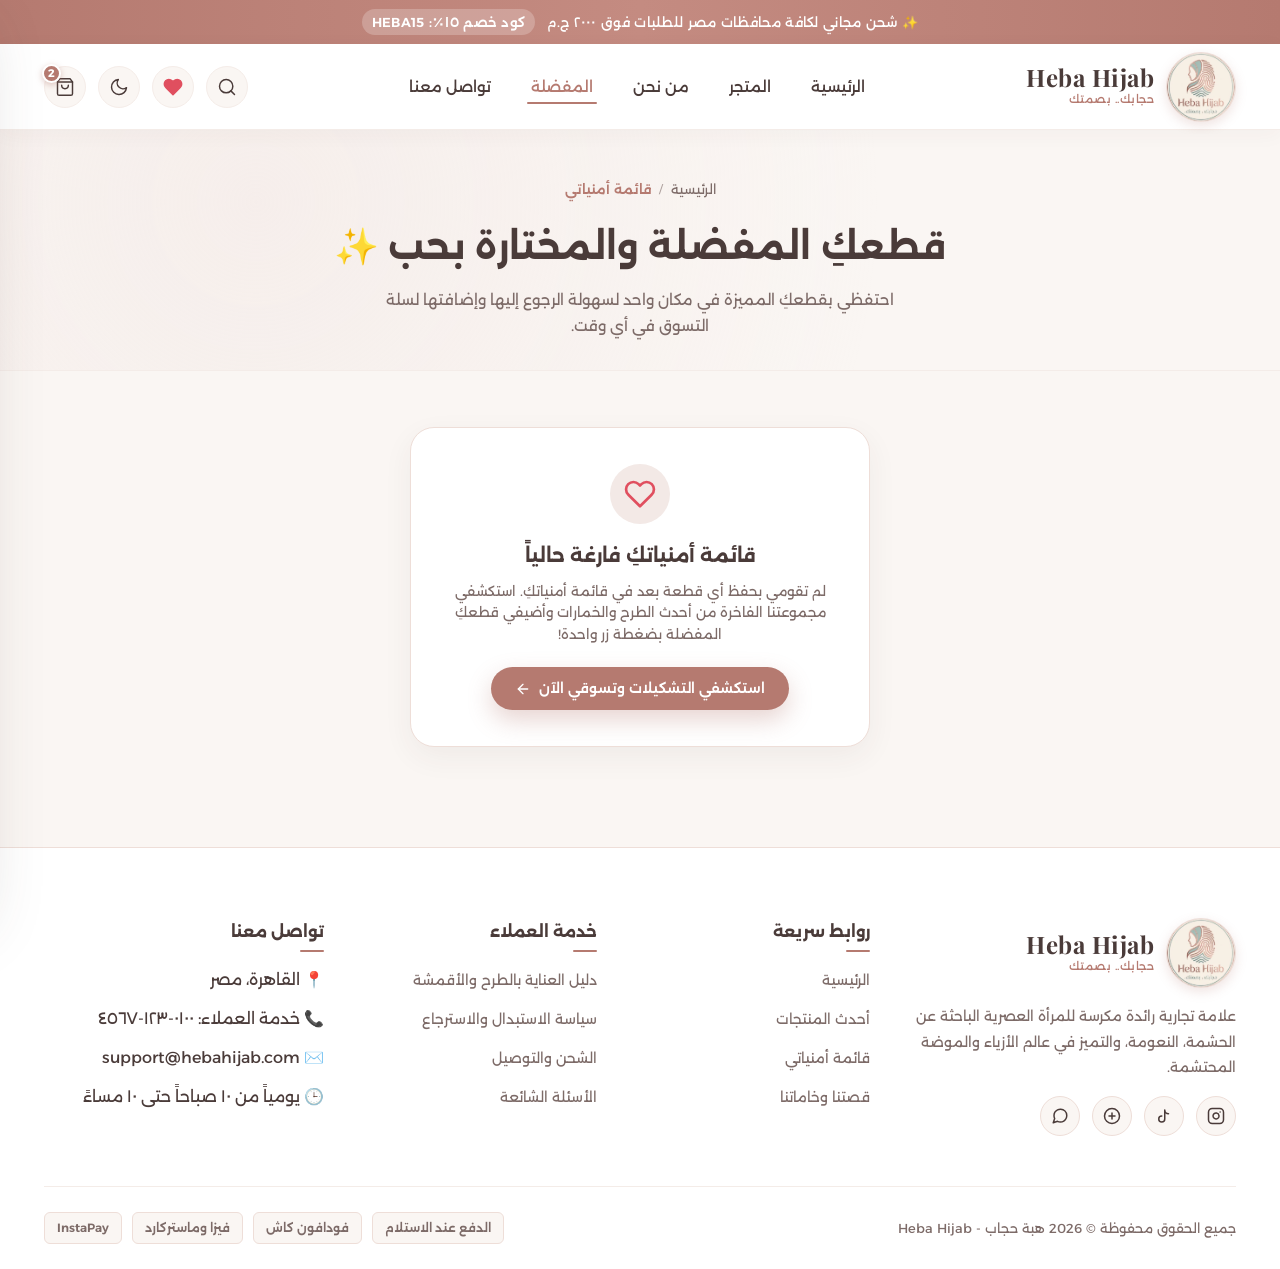
<file: favorites.html>
<!DOCTYPE html>
<html lang="ar" dir="rtl">
  <head>
    <meta charset="UTF-8" />
    <meta name="viewport" content="width=device-width, initial-scale=1.0" />
    <!-- Primary SEO Metadata -->
    <title>قائمة المفضلة والأمنيات | Heba Hijab - هبة حجاب</title>
    <meta
      name="description"
      content="قائمة أمنياتكِ وقطعكِ المفضلة من أرقى تصاميم الحجاب، الخمارات، والشيلان الإسلامية المحتشمة من براند هبة حجاب Heba Hijab. تصفحي وأضيفي للسلة بسهولة."
    />
    <link rel="canonical" href="https://hebahijab.com/favorites.html" />
    <meta
      name="robots"
      content="index, follow, max-image-preview:large, max-snippet:-1, max-video-preview:-1"
    />
    <meta name="author" content="Heba Hijab" />

    <!-- Open Graph (Facebook / WhatsApp) -->
    <meta property="og:type" content="website" />
    <meta property="og:url" content="https://hebahijab.com/favorites.html" />
    <meta property="og:site_name" content="Heba Hijab | هبة حجاب" />
    <meta property="og:title" content="قائمة المفضلة والأمنيات | Heba Hijab" />
    <meta
      property="og:description"
      content="قطعكِ المفضلة والمختارة بحب من أرقى تصاميم الحجاب والخمار الإسلامي المحتشم."
    />
    <meta property="og:image" content="images/hero_hijab.webp" />
    <meta property="og:image:alt" content="هبة حجاب - أزياء محتشمة" />
    <meta property="og:locale" content="ar_EG" />

    <!-- Twitter Cards -->
    <meta name="twitter:card" content="summary_large_image" />
    <meta name="twitter:title" content="قائمة المفضلة والأمنيات | Heba Hijab" />
    <meta
      name="twitter:description"
      content="قطعكِ المفضلة والمختارة بحب من أرقى تصاميم الحجاب والخمار الإسلامي المحتشم."
    />
    <meta name="twitter:image" content="images/hero_hijab.webp" />

    <!-- Favicon & Stylesheet -->
    <link rel="icon" type="image/webp" href="images/logo.webp" />
    <link rel="stylesheet" href="style.css" />

    <!-- Google Fonts -->
    <link rel="preconnect" href="https://fonts.googleapis.com" />
    <link rel="preconnect" href="https://fonts.gstatic.com" crossorigin />
    <link
      href="https://fonts.googleapis.com/css2?family=Alexandria:wght@300;400;500;600;700&family=Playfair+Display:ital,wght@0,600;0,700;1,500&display=swap"
      rel="stylesheet"
    />

    <!-- Prevent Theme FOUC (Flash of Unstyled Content) -->
    <script>
      (function () {
        try {
          var saved = localStorage.getItem('heba_theme');
          var systemDark = window.matchMedia('(prefers-color-scheme: dark)').matches;
          if (saved === 'dark' || (!saved && systemDark)) {
            document.documentElement.classList.add('dark-theme');
            document.documentElement.setAttribute('data-theme', 'dark');
          } else {
            document.documentElement.classList.remove('dark-theme');
            document.documentElement.setAttribute('data-theme', 'light');
          }
        } catch (e) {}
      })();
    </script>
  </head>
  <body>
    <!-- Top Announcement Bar -->
    <aside class="top-bar" aria-label="شريط الإعلانات">
      <div class="top-bar-content">
        <span>✨ شحن مجاني لكافة محافظات مصر للطلبات فوق ٢٠٠٠ ج.م</span>
        <span class="discount-tag">كود خصم ١٥٪: HEBA15</span>
      </div>
    </aside>

    <!-- Header & Navigation -->
    <header class="site-header">
      <div class="container nav-inner">
        <!-- Brand Logo -->
        <a href="index.html" class="brand-logo" aria-label="Heba Hijab الرئيسية">
          <img src="images/logo.webp" alt="شعار هبة حجاب - Heba Hijab" class="logo-monogram-img" width="48" height="48" />
          <div class="logo-text-group">
            <span class="brand-title">Heba Hijab</span>
            <span class="brand-subtitle">حجابك.. بصمتك</span>
          </div>
        </a>

        <!-- Desktop Navigation Links -->
        <nav class="site-nav" aria-label="التنقل الرئيسي">
          <ul class="nav-menu" id="navMenu">
            <li><a href="index.html" class="nav-link">الرئيسية</a></li>
            <li><a href="index.html#products" class="nav-link">المتجر</a></li>
            <li><a href="index.html#story" class="nav-link">من نحن</a></li>
            <li><a href="favorites.html" class="nav-link active">المفضلة</a></li>
            <li><a href="index.html#contact" class="nav-link">تواصل معنا</a></li>
          </ul>
        </nav>

        <!-- Action Buttons: Search, Wishlist, Theme & Cart -->
        <div class="nav-actions">
          <!-- Search Icon Button -->
          <button
            class="action-btn"
            id="searchOpenBtn"
            aria-label="البحث عن منتجات"
            title="البحث"
          >
            <svg
              viewBox="0 0 24 24"
              fill="none"
              stroke="currentColor"
              stroke-linecap="round"
              stroke-linejoin="round"
            >
              <circle cx="11" cy="11" r="8"></circle>
              <line x1="21" y1="21" x2="16.65" y2="16.65"></line>
            </svg>
          </button>
          <!-- Wishlist Icon (Active Page) -->
          <a
            href="favorites.html"
            class="action-btn"
            id="wishlistHeaderBtn"
            aria-label="المفضلة"
            title="المفضلة"
            style="color: #e04f5f;"
          >
            <svg
              viewBox="0 0 24 24"
              fill="#e04f5f"
              stroke="currentColor"
              stroke-linecap="round"
              stroke-linejoin="round"
            >
              <path
                d="M20.84 4.61a5.5 5.5 0 0 0-7.78 0L12 5.67l-1.06-1.06a5.5 5.5 0 0 0-7.78 7.78l1.06 1.06L12 21.23l7.78-7.78 1.06-1.06a5.5 5.5 0 0 0 0-7.78z"
              ></path>
            </svg>
            <span class="cart-badge wishlist-badge" id="wishlistCount" style="display: none;">0</span>
          </a>

          <!-- Theme Toggle (Dark/Light Mode) -->
          <button
            class="action-btn theme-toggle-btn"
            id="themeToggleBtn"
            aria-label="تبديل الوضع الليلي والنهاري"
            title="تبديل المظهر"
          >
            <!-- Moon Icon (for Light Mode) -->
            <svg
              class="theme-icon moon-icon"
              viewBox="0 0 24 24"
              fill="none"
              stroke="currentColor"
              stroke-width="2"
              stroke-linecap="round"
              stroke-linejoin="round"
            >
              <path d="M21 12.79A9 9 0 1 1 11.21 3 7 7 0 0 0 21 12.79z"></path>
            </svg>
            <!-- Sun Icon (for Dark Mode) -->
            <svg
              class="theme-icon sun-icon"
              viewBox="0 0 24 24"
              fill="none"
              stroke="currentColor"
              stroke-width="2"
              stroke-linecap="round"
              stroke-linejoin="round"
            >
              <circle cx="12" cy="12" r="5"></circle>
              <line x1="12" y1="1" x2="12" y2="3"></line>
              <line x1="12" y1="21" x2="12" y2="23"></line>
              <line x1="4.22" y1="4.22" x2="5.64" y2="5.64"></line>
              <line x1="18.36" y1="18.36" x2="19.78" y2="19.78"></line>
              <line x1="1" y1="12" x2="3" y2="12"></line>
              <line x1="21" y1="12" x2="23" y2="12"></line>
              <line x1="4.22" y1="19.78" x2="5.64" y2="18.36"></line>
              <line x1="18.36" y1="5.64" x2="19.78" y2="4.22"></line>
            </svg>
          </button>

          <!-- Cart Button with Count Badge -->
          <button
            class="action-btn"
            id="cartOpenBtn"
            aria-label="سلة التسوق"
            title="سلة التسوق"
          >
            <svg
              viewBox="0 0 24 24"
              fill="none"
              stroke="currentColor"
              stroke-linecap="round"
              stroke-linejoin="round"
            >
              <path
                d="M6 2L3 6v14a2 2 0 0 0 2 2h14a2 2 0 0 0 2-2V6l-3-4z"
              ></path>
              <line x1="3" y1="6" x2="21" y2="6"></line>
              <path d="M16 10a4 4 0 0 1-8 0"></path>
            </svg>
            <span class="cart-badge" id="cartCount">0</span>
          </button>

          <!-- Mobile Nav Toggle Hamburger -->
          <button
            class="mobile-toggle"
            id="mobileToggle"
            aria-label="القائمة الجانبية"
          >
            <svg
              viewBox="0 0 24 24"
              fill="none"
              stroke="currentColor"
              stroke-width="2"
            >
              <line x1="3" y1="12" x2="21" y2="12"></line>
              <line x1="3" y1="6" x2="21" y2="6"></line>
              <line x1="3" y1="18" x2="21" y2="18"></line>
            </svg>
          </button>
        </div>
      </div>

      <!-- Expandable Live Search Overlay -->
      <div class="header-search-overlay" id="headerSearchOverlay" aria-hidden="true">
        <div class="container search-overlay-inner">
          <div class="search-input-wrapper">
            <span class="search-icon-decor" aria-hidden="true">
              <svg viewBox="0 0 24 24" fill="none" stroke="currentColor" stroke-width="2" stroke-linecap="round" stroke-linejoin="round">
                <circle cx="11" cy="11" r="8"></circle>
                <line x1="21" y1="21" x2="16.65" y2="16.65"></line>
              </svg>
            </span>
            <input
              type="search"
              class="header-search-input"
              id="headerSearchInput"
              placeholder="ابحثي عن طرحة، خمار، لون (مثل: شيفون، كشمير، أسود)..."
              aria-label="ابحثي في المتجر"
              autocomplete="off"
              spellcheck="false"
            />
            <button
              type="button"
              class="search-clear-btn"
              id="searchClearBtn"
              aria-label="مسح نص البحث"
              title="مسح النص"
              style="display: none;"
            >مسح</button>
          </div>
          <button
            type="button"
            class="action-btn search-close-btn"
            id="searchCloseBtn"
            aria-label="إغلاق البحث"
            title="إغلاق"
          >
            <svg viewBox="0 0 24 24" fill="none" stroke="currentColor" stroke-width="2" stroke-linecap="round" stroke-linejoin="round">
              <line x1="18" y1="6" x2="6" y2="18"></line>
              <line x1="6" y1="6" x2="18" y2="18"></line>
            </svg>
          </button>
        </div>
      </div>
    </header>

    <!-- Favorites Page Header / Hero -->
    <section class="favorites-hero">
      <div class="container">
        <nav class="breadcrumbs" aria-label="مسار التنقل">
          <a href="index.html">الرئيسية</a>
          <span class="separator">/</span>
          <span class="current">قائمة أمنياتي</span>
        </nav>
        <h1 class="page-title">قطعكِ المفضلة والمختارة بحب ✨</h1>
        <p class="page-subtitle">
          احتفظي بقطعكِ المميزة في مكان واحد لسهولة الرجوع إليها وإضافتها لسلة التسوق في أي وقت.
        </p>
      </div>
    </section>

    <!-- Favorites Content Area -->
    <main class="favorites-section">
      <div class="container">
        <!-- Dynamic container populated by script.js -->
        <div id="favoritesContainer"></div>
      </div>
    </main>

    <!-- Site Footer -->
    <footer class="site-footer">
      <div class="container">
        <div class="footer-grid">
          <!-- Col 1: About Brand -->
          <div class="footer-about">
            <a href="index.html" class="brand-logo">
              <img src="images/logo.webp" alt="شعار هبة حجاب - Heba Hijab" class="logo-monogram-img" width="48" height="48" loading="lazy" />
              <div class="logo-text-group">
                <span class="brand-title">Heba Hijab</span>
                <span class="brand-subtitle">حجابك.. بصمتك</span>
              </div>
            </a>
            <p>
              علامة تجارية رائدة مكرسة للمرأة العصرية الباحثة عن الحشمة،
              النعومة، والتميز في عالم الأزياء والموضة المحتشمة.
            </p>
            <!-- Social Media Icons (Instagram, TikTok, Pinterest, WhatsApp) -->
            <div class="social-links">
              <a
                href="https://instagram.com"
                target="_blank"
                rel="noopener"
                class="social-icon"
                aria-label="انستجرام"
                title="انستجرام"
              >
                <svg
                  viewBox="0 0 24 24"
                  fill="none"
                  stroke="currentColor"
                  stroke-width="2"
                  stroke-linecap="round"
                  stroke-linejoin="round"
                >
                  <rect x="2" y="2" width="20" height="20" rx="5" ry="5"></rect>
                  <path
                    d="M16 11.37A4 4 0 1 1 12.63 8 4 4 0 0 1 16 11.37z"
                  ></path>
                  <line x1="17.5" y1="6.5" x2="17.51" y2="6.5"></line>
                </svg>
              </a>
              <a
                href="https://tiktok.com"
                target="_blank"
                rel="noopener"
                class="social-icon"
                aria-label="تيك توك"
                title="تيك توك"
              >
                <svg
                  viewBox="0 0 24 24"
                  fill="none"
                  stroke="currentColor"
                  stroke-width="2"
                  stroke-linecap="round"
                  stroke-linejoin="round"
                >
                  <path d="M9 12a4 4 0 1 0 4 4V4a5 5 0 0 0 5 5"></path>
                </svg>
              </a>
              <a
                href="https://pinterest.com"
                target="_blank"
                rel="noopener"
                class="social-icon"
                aria-label="بينتيريست"
                title="بينتيريست"
              >
                <svg
                  viewBox="0 0 24 24"
                  fill="none"
                  stroke="currentColor"
                  stroke-width="2"
                  stroke-linecap="round"
                  stroke-linejoin="round"
                >
                  <line x1="12" y1="8" x2="12" y2="16"></line>
                  <line x1="8" y1="12" x2="16" y2="12"></line>
                  <circle cx="12" cy="12" r="10"></circle>
                </svg>
              </a>
              <a
                href="https://whatsapp.com"
                target="_blank"
                rel="noopener"
                class="social-icon"
                aria-label="واتساب"
                title="واتساب"
              >
                <svg
                  viewBox="0 0 24 24"
                  fill="none"
                  stroke="currentColor"
                  stroke-width="2"
                  stroke-linecap="round"
                  stroke-linejoin="round"
                >
                  <path
                    d="M21 11.5a8.38 8.38 0 0 1-.9 3.8 8.5 8.5 0 0 1-7.6 4.7 8.38 8.38 0 0 1-3.8-.9L3 21l1.9-5.7a8.38 8.38 0 0 1-.9-3.8 8.5 8.5 0 0 1 4.7-7.6 8.38 8.38 0 0 1 3.8-.9h.5a8.48 8.48 0 0 1 8 8v.5z"
                  ></path>
                </svg>
              </a>
            </div>
          </div>

          <!-- Col 2: Quick Links -->
          <div class="footer-col">
            <h3 class="footer-col-title">روابط سريعة</h3>
            <ul class="footer-links">
              <li><a href="index.html">الرئيسية</a></li>
              <li><a href="index.html#products">أحدث المنتجات</a></li>
              <li><a href="favorites.html">قائمة أمنياتي</a></li>
              <li><a href="index.html#story">قصتنا وخاماتنا</a></li>
            </ul>
          </div>

          <!-- Col 3: Customer Care -->
          <div class="footer-col">
            <h3 class="footer-col-title">خدمة العملاء</h3>
            <ul class="footer-links">
              <li><a href="#">دليل العناية بالطرح والأقمشة</a></li>
              <li><a href="#">سياسة الاستبدال والاسترجاع</a></li>
              <li><a href="#">الشحن والتوصيل</a></li>
              <li><a href="#">الأسئلة الشائعة</a></li>
            </ul>
          </div>

          <!-- Col 4: Contact & Hours -->
          <div class="footer-col">
            <h3 class="footer-col-title">تواصل معنا</h3>
            <ul class="footer-links">
              <li><span>📍 القاهرة، مصر</span></li>
              <li><span>📞 خدمة العملاء: ٠١٠٠-١٢٣-٤٥٦٧</span></li>
              <li><span>✉️ support@hebahijab.com</span></li>
              <li><span>🕒 يومياً من ١٠ صباحاً حتى ١٠ مساءً</span></li>
            </ul>
          </div>
        </div>

        <!-- Footer Bottom Bar -->
        <div class="footer-bottom">
          <p>جميع الحقوق محفوظة &copy; 2026 هبة حجاب - Heba Hijab</p>
          <div class="payment-methods">
            <span class="payment-chip">الدفع عند الاستلام</span>
            <span class="payment-chip">فودافون كاش</span>
            <span class="payment-chip">فيزا وماستركارد</span>
            <span class="payment-chip">InstaPay</span>
          </div>
        </div>
      </div>
    </footer>

    <!-- Interactive Shopping Cart Drawer -->
    <div class="cart-overlay" id="cartOverlay"></div>
    <aside class="cart-drawer" id="cartDrawer" aria-label="سلة المشتريات">
      <div class="cart-drawer-header">
        <h3>
          <svg
            width="20"
            height="20"
            viewBox="0 0 24 24"
            fill="none"
            stroke="currentColor"
            stroke-width="2"
          >
            <path d="M6 2L3 6v14a2 2 0 0 0 2 2h14a2 2 0 0 0 2-2V6l-3-4z"></path>
            <line x1="3" y1="6" x2="21" y2="6"></line>
            <path d="M16 10a4 4 0 0 1-8 0"></path>
          </svg>
          <span>سلة مشترياتكِ (<span id="drawerCount">0</span>)</span>
        </h3>
        <button
          class="cart-close-btn"
          id="cartCloseBtn"
          aria-label="إغلاق السلة"
        >
          <svg
            width="18"
            height="18"
            viewBox="0 0 24 24"
            fill="none"
            stroke="currentColor"
            stroke-width="2"
          >
            <line x1="18" y1="6" x2="6" y2="18"></line>
            <line x1="6" y1="6" x2="18" y2="18"></line>
          </svg>
        </button>
      </div>

      <div class="cart-drawer-body" id="cartItemsList">
        <!-- Dynamically managed items via script.js -->
      </div>

      <div class="cart-drawer-footer">
        <div class="cart-subtotal">
          <span>المجموع الكلي:</span>
          <span class="total-amount" id="cartSubtotalAmount">0 ج.م</span>
        </div>
        <button
          class="btn btn-primary"
          style="width: 100%; justify-content: center"
          onclick="showToast('جاري تحويلكِ لصفحة الدفع الآمن...')"
        >
          إتمام الطلب بأمان
        </button>
      </div>
    </aside>

    <!-- Toast Notification Element -->
    <div class="toast-notice" id="toastNotice">
      <div class="toast-icon">
        <svg
          width="18"
          height="18"
          viewBox="0 0 24 24"
          fill="none"
          stroke="currentColor"
          stroke-width="2.5"
        >
          <polyline points="20 6 9 17 4 12"></polyline>
        </svg>
      </div>
      <span class="toast-msg" id="toastMsg">تمت الإضافة بنجاح!</span>
    </div>

    <!-- JavaScript Interactive Script -->
    <script src="script.js"></script>
  </body>
</html>
</file>
<file: style.css>
/* ==========================================================================
   HEBA HIJAB - LUXURY MODEST FASHION
   Color Palette:
   - Primary Accent: #b57a70 (Dusty Rose / Cashmere)
   - Background: #faf6f3 (Warm Beige / Cream)
   - Typography: #4a3b39 (Dark Warm Brown)
   ========================================================================== */

@import url('https://fonts.googleapis.com/css2?family=Alexandria:wght@300;400;500;600;700&family=Playfair+Display:ital,wght@0,600;0,700;1,500&display=swap');

:root {
    /* Required Primary Colors */
    --primary-color: #b57a70;        /* Dusty Rose / Cashmere */
    --primary-hover: #9c635a;        /* Deeper warm rose */
    --primary-light: #f3e9e6;        /* Soft dusty rose tint */
    --primary-glow: rgba(181, 122, 112, 0.25);

    --secondary-color: #faf6f3;      /* Warm Beige / Cream */
    --secondary-dark: #f0eae5;       /* Slightly deeper cream */
    --surface-white: #ffffff;        /* Pure white for product cards */

    --text-color: #4a3b39;           /* Dark Warm Brown */
    --text-muted: #7d6b68;           /* Muted warm taupe brown */
    --text-light: #a49491;           /* Light warm gray-brown */

    --border-color: #eeded8;         /* Subtle delicate border */
    --border-light: #f4ece8;

    /* Theme Dynamic Surface Tokens */
    --header-bg: rgba(255, 255, 255, 0.95);
    --card-glass-bg: rgba(255, 255, 255, 0.95);
    --glass-badge-bg: rgba(255, 255, 255, 0.92);
    --newsletter-bg: linear-gradient(135deg, #f8efec 0%, #ffffff 100%);
    --hero-backdrop-grad: linear-gradient(135deg, rgba(181, 122, 112, 0.25) 0%, rgba(243, 233, 230, 0.5) 100%);

    /* Shadow tokens */
    --shadow-soft: 0 4px 20px rgba(74, 59, 57, 0.04);
    --shadow-card: 0 10px 30px rgba(74, 59, 57, 0.06);
    --shadow-card-hover: 0 20px 40px rgba(181, 122, 112, 0.16);
    --shadow-modal: 0 25px 60px rgba(74, 59, 57, 0.18);

    /* Typography & Spacing */
    --font-arabic: 'Alexandria', -apple-system, BlinkMacSystemFont, "Segoe UI", Roboto, sans-serif;
    --font-brand: 'Playfair Display', Georgia, serif;
    --radius-sm: 8px;
    --radius-md: 16px;
    --radius-lg: 24px;
    --radius-full: 9999px;
    --transition-smooth: all 0.35s cubic-bezier(0.2, 0.8, 0.2, 1);
}

/* ==========================================================================
   Dark Theme Color System - Warm Luxury Charcoal & Luminous Dusty Rose
   ========================================================================== */
[data-theme="dark"],
.dark-theme {
    --primary-color: #d49a90;        /* Luminous Cashmere Rose */
    --primary-hover: #e0a69d;        /* Bright warm rose */
    --primary-light: rgba(212, 154, 144, 0.16);
    --primary-glow: rgba(212, 154, 144, 0.35);

    --secondary-color: #181413;      /* Deep Warm Espresso Background */
    --secondary-dark: #201a19;       /* Slightly deeper background */
    --surface-white: #231e1d;        /* Warm Dark Card Surface */

    --text-color: #f7f1ee;           /* Warm Ivory Pearl */
    --text-muted: #c7b7b3;           /* Warm Soft Taupe */
    --text-light: #9a8986;           /* Muted warm gray */

    --border-color: #382e2c;         /* Soft dark border */
    --border-light: #2c2422;

    --header-bg: rgba(24, 20, 19, 0.95);
    --card-glass-bg: rgba(35, 30, 29, 0.92);
    --glass-badge-bg: rgba(35, 30, 29, 0.88);
    --newsletter-bg: linear-gradient(135deg, #261f1e 0%, #1c1716 100%);
    --hero-backdrop-grad: linear-gradient(135deg, rgba(212, 154, 144, 0.18) 0%, rgba(35, 30, 29, 0.5) 100%);

    --shadow-soft: 0 4px 20px rgba(0, 0, 0, 0.3);
    --shadow-card: 0 10px 30px rgba(0, 0, 0, 0.45);
    --shadow-card-hover: 0 20px 40px rgba(212, 154, 144, 0.22);
    --shadow-modal: 0 25px 60px rgba(0, 0, 0, 0.7);
}

/* Smooth theme transition across color changes */
body, 
header.site-header, 
.product-card, 
.cart-drawer, 
.newsletter-box, 
.newsletter-section, 
footer.site-footer, 
.nav-menu, 
.btn-secondary, 
.filter-btn, 
.action-btn, 
.hero-floating-card, 
.toast-notice {
    transition: background-color 0.35s ease, color 0.35s ease, border-color 0.35s ease, box-shadow 0.35s ease;
}

/* ==========================================================================
   Base & Reset - Prevent Global Horizontal Overflow
   ========================================================================== */
*, *::before, *::after {
    box-sizing: border-box;
    margin: 0;
    padding: 0;
    -webkit-font-smoothing: antialiased;
    -moz-osx-font-smoothing: grayscale;
}

html {
    scroll-behavior: smooth;
    overflow-x: hidden;
    max-width: 100%;
    width: 100%;
}

body {
    direction: rtl;
    text-align: right;
    font-family: var(--font-arabic);
    background-color: var(--secondary-color);
    color: var(--text-color);
    line-height: 1.7;
    overflow-x: hidden;
    max-width: 100%;
    width: 100%;
    position: relative;
    box-sizing: border-box;
}

::selection {
    background-color: var(--primary-light);
    color: var(--primary-color);
}

p, h1, h2, h3, h4, h5, h6, span, a, label, div {
    max-width: 100%;
    overflow-wrap: break-word;
    word-wrap: break-word;
}

img {
    max-width: 100%;
    height: auto;
    display: block;
}

svg {
    max-width: 100%;
    box-sizing: border-box;
}

button {
    font-family: inherit;
    cursor: pointer;
    border: none;
    background: none;
    outline: none;
}

a {
    color: inherit;
    text-decoration: none;
    transition: var(--transition-smooth);
}

/* Container with Safe Horizontal Padding */
.container {
    width: 100%;
    max-width: 1240px;
    margin: 0 auto;
    padding: 0 24px;
    box-sizing: border-box;
}

/* Top Announcement Bar */
.top-bar {
    background: linear-gradient(90deg, #b57a70 0%, #c48b81 50%, #b57a70 100%);
    color: #ffffff;
    font-size: 13px;
    font-weight: 500;
    padding: 9px 16px;
    text-align: center;
    letter-spacing: 0.3px;
    position: relative;
    z-index: 60;
    box-sizing: border-box;
}

.top-bar-content {
    display: flex;
    justify-content: center;
    align-items: center;
    gap: 12px;
    flex-wrap: wrap;
}

.top-bar .discount-tag {
    background-color: rgba(255, 255, 255, 0.22);
    padding: 2px 10px;
    border-radius: var(--radius-full);
    font-weight: 600;
}

/* ==========================================================================
   Header & Navigation
   ========================================================================== */
header.site-header {
    background-color: var(--header-bg, rgba(255, 255, 255, 0.95));
    backdrop-filter: blur(12px);
    -webkit-backdrop-filter: blur(12px);
    position: sticky;
    top: 0;
    z-index: 90;
    border-bottom: 1px solid var(--border-light);
    transition: var(--transition-smooth);
    box-shadow: var(--shadow-soft);
    width: 100%;
    box-sizing: border-box;
}

.nav-inner {
    display: flex;
    align-items: center;
    justify-content: space-between;
    height: 85px;
}

/* Logo */
.brand-logo {
    display: flex;
    align-items: center;
    gap: 12px;
    text-decoration: none;
    flex-shrink: 0;
}

.logo-monogram,
.logo-monogram-img {
    width: 70px;
    height: 70px;
    border-radius: 50%;
    object-fit: cover;
    box-shadow: 0 4px 12px rgba(181, 122, 112, 0.2);
    border: 1.5px solid var(--border-color);
    transition: var(--transition-smooth);
    flex-shrink: 0;
    display: block;
    background-color: var(--secondary-color);
}

.logo-monogram {
    background: linear-gradient(135deg, var(--primary-light), var(--surface-white));
    display: flex;
    align-items: center;
    justify-content: center;
    color: var(--primary-color);
    font-weight: 700;
    font-size: 20px;
}

.brand-logo:hover .logo-monogram,
.brand-logo:hover .logo-monogram-img {
    transform: rotate(8deg) scale(1.06);
    border-color: var(--primary-color);
    box-shadow: 0 6px 16px rgba(181, 122, 112, 0.3);
}

.logo-text-group {
    display: flex;
    flex-direction: column;
}

.brand-title {
    font-family: var(--font-brand);
    font-size: 24px;
    font-weight: 700;
    letter-spacing: 0.5px;
    color: var(--text-color);
    line-height: 1.1;
}

.brand-subtitle {
    font-size: 11px;
    color: var(--primary-color);
    font-weight: 500;
    letter-spacing: 0.5px;
}

/* Navigation Links */
.nav-menu {
    display: flex;
    align-items: center;
    gap: 32px;
    list-style: none;
}

.nav-link {
    font-size: 15px;
    font-weight: 500;
    color: var(--text-color);
    padding: 8px 4px;
    position: relative;
    transition: var(--transition-smooth);
}

.nav-link::after {
    content: '';
    position: absolute;
    bottom: 0;
    right: 0;
    width: 0;
    height: 2px;
    background-color: var(--primary-color);
    border-radius: var(--radius-full);
    transition: width 0.3s ease;
}

.nav-link:hover,
.nav-link.active {
    color: var(--primary-color);
}

.nav-link:hover::after,
.nav-link.active::after {
    width: 100%;
}

/* Header Actions / Cart Icon */
.nav-actions {
    display: flex;
    align-items: center;
    gap: 12px;
    flex-shrink: 0;
}

.action-btn {
    width: 42px;
    height: 42px;
    border-radius: 50%;
    display: flex;
    align-items: center;
    justify-content: center;
    color: var(--text-color);
    background-color: var(--secondary-color);
    border: 1px solid var(--border-light);
    position: relative;
    transition: var(--transition-smooth);
    flex-shrink: 0;
}

.action-btn svg {
    width: 20px;
    height: 20px;
    stroke-width: 1.75;
    transition: transform 0.25s ease;
}

.action-btn:hover {
    background-color: var(--primary-light);
    color: var(--primary-color);
    border-color: var(--border-color);
    transform: translateY(-2px);
}

.action-btn:hover svg {
    transform: scale(1.1);
}

/* Theme Toggle Button & Sun/Moon Icons */
.theme-toggle-btn {
    overflow: hidden;
    position: relative;
}

.theme-toggle-btn .theme-icon {
    position: absolute;
    width: 20px;
    height: 20px;
    transition: transform 0.4s cubic-bezier(0.34, 1.56, 0.64, 1), opacity 0.3s ease, color 0.3s ease;
}

/* Light mode defaults: show moon, hide sun */
.theme-toggle-btn .sun-icon {
    opacity: 0;
    transform: rotate(90deg) scale(0.5);
    pointer-events: none;
}

.theme-toggle-btn .moon-icon {
    opacity: 1;
    transform: rotate(0) scale(1);
    pointer-events: auto;
}

/* Dark mode: show sun, hide moon */
[data-theme="dark"] .theme-toggle-btn .sun-icon,
.dark-theme .theme-toggle-btn .sun-icon {
    opacity: 1;
    transform: rotate(0) scale(1);
    pointer-events: auto;
    color: #e6ab67; /* Warm sun gold */
}

[data-theme="dark"] .theme-toggle-btn .moon-icon,
.dark-theme .theme-toggle-btn .moon-icon {
    opacity: 0;
    transform: rotate(-90deg) scale(0.5);
    pointer-events: none;
}

.cart-badge {
    position: absolute;
    top: -3px;
    left: -3px;
    background-color: var(--primary-color);
    color: #ffffff;
    font-size: 11px;
    font-weight: 700;
    min-width: 19px;
    height: 19px;
    border-radius: 10px;
    display: flex;
    align-items: center;
    justify-content: center;
    padding: 0 4px;
    box-shadow: 0 2px 6px rgba(181, 122, 112, 0.4);
    border: 2px solid var(--surface-white);
    transition: transform 0.3s cubic-bezier(0.34, 1.56, 0.64, 1);
}

.cart-badge.bump {
    transform: scale(1.35);
}

.wishlist-badge {
    background-color: #e04f5f;
    box-shadow: 0 2px 6px rgba(224, 79, 95, 0.35);
}


/* Mobile Toggle */
.mobile-toggle {
    display: none;
    width: 42px;
    height: 42px;
    align-items: center;
    justify-content: center;
    color: var(--text-color);
    border-radius: 50%;
    background-color: var(--secondary-color);
    border: 1px solid var(--border-light);
}

.mobile-toggle svg {
    width: 22px;
    height: 22px;
}

/* ==========================================================================
   Expandable Header Live Search Overlay
   ========================================================================== */
.header-search-overlay {
    position: absolute;
    top: 0;
    left: 0;
    right: 0;
    bottom: 0;
    width: 100%;
    height: 100%;
    background-color: var(--header-bg, rgba(255, 255, 255, 0.98));
    backdrop-filter: blur(14px);
    -webkit-backdrop-filter: blur(14px);
    z-index: 100;
    display: flex;
    align-items: center;
    opacity: 0;
    visibility: hidden;
    transform: translateY(-8px);
    transition: opacity 0.28s cubic-bezier(0.16, 1, 0.3, 1), 
                transform 0.28s cubic-bezier(0.16, 1, 0.3, 1), 
                visibility 0.28s ease;
    pointer-events: none;
}

.header-search-overlay.active {
    opacity: 1;
    visibility: visible;
    transform: translateY(0);
    pointer-events: auto;
}

.search-overlay-inner {
    display: flex;
    align-items: center;
    gap: 12px;
    width: 100%;
    height: 100%;
}

.search-input-wrapper {
    position: relative;
    display: flex;
    align-items: center;
    flex: 1;
    min-width: 0;
}

.search-icon-decor {
    position: absolute;
    right: 14px;
    top: 50%;
    transform: translateY(-50%);
    width: 20px;
    height: 20px;
    color: var(--text-muted);
    pointer-events: none;
    display: flex;
    align-items: center;
    justify-content: center;
}

.search-icon-decor svg {
    width: 18px;
    height: 18px;
}

/* Suppress browser native clear button in search inputs */
.header-search-input::-webkit-search-cancel-button,
.header-search-input::-webkit-search-decoration,
.header-search-input::-webkit-search-results-button,
.header-search-input::-webkit-search-results-decoration {
    -webkit-appearance: none;
    appearance: none;
    display: none;
}

.header-search-input::-ms-clear,
.header-search-input::-ms-reveal {
    display: none;
    width: 0;
    height: 0;
}

.header-search-input {
    width: 100%;
    height: 44px;
    padding: 0 44px 0 54px;
    font-family: var(--font-arabic, sans-serif);
    font-size: 15px;
    color: var(--text-color);
    background-color: var(--secondary-color);
    border: 1.5px solid var(--border-light);
    border-radius: var(--radius-full, 9999px);
    outline: none;
    transition: var(--transition-smooth);
    direction: rtl;
    text-align: right;
    box-sizing: border-box;
}

.header-search-input::placeholder {
    color: var(--text-muted);
    opacity: 0.8;
}

.header-search-input:focus {
    background-color: var(--surface-white);
    border-color: var(--primary-color);
    box-shadow: 0 0 0 3.5px var(--primary-glow);
}

.search-clear-btn {
    position: absolute;
    left: 12px;
    top: 50%;
    transform: translateY(-50%);
    background: transparent;
    border: none;
    color: var(--text-muted);
    cursor: pointer;
    display: none;
    align-items: center;
    justify-content: center;
    padding: 4px 10px;
    border-radius: var(--radius-full, 9999px);
    font-family: var(--font-arabic, sans-serif);
    font-size: 13px;
    font-weight: 500;
    line-height: 1.2;
    transition: var(--transition-smooth);
    user-select: none;
}

.search-clear-btn:hover {
    color: var(--primary-color);
    background-color: var(--primary-light);
}

.search-clear-btn:focus-visible {
    outline: 2px solid var(--primary-color);
    outline-offset: 1px;
}

.search-close-btn {
    flex-shrink: 0;
}

/* ==========================================================================
   Hero Section
   ========================================================================== */
.hero {
    position: relative;
    padding: 70px 0 90px;
    overflow: hidden;
    background: radial-gradient(circle at 15% 30%, rgba(243, 233, 230, 0.7) 0%, transparent 60%),
                radial-gradient(circle at 85% 70%, rgba(245, 235, 232, 0.6) 0%, transparent 60%),
                var(--secondary-color);
    box-sizing: border-box;
    width: 100%;
}

.hero::before {
    content: '';
    position: absolute;
    top: 0;
    right: 0;
    width: 100%;
    height: 100%;
    background-image: radial-gradient(var(--border-color) 1px, transparent 1px);
    background-size: 36px 36px;
    opacity: 0.35;
    pointer-events: none;
}

.hero-grid {
    display: grid;
    grid-template-columns: 1.15fr 0.85fr;
    gap: 50px;
    align-items: center;
    position: relative;
    z-index: 2;
    box-sizing: border-box;
}

/* Hero Content (Right in RTL) */
.hero-content {
    width: 100%;
    max-width: 620px;
    box-sizing: border-box;
}

.hero-badge {
    display: inline-flex;
    align-items: center;
    gap: 8px;
    background-color: var(--surface-white);
    border: 1px solid var(--border-color);
    padding: 7px 18px;
    border-radius: var(--radius-full);
    font-size: 13px;
    font-weight: 600;
    color: var(--primary-color);
    margin-bottom: 24px;
    box-shadow: 0 4px 14px rgba(74, 59, 57, 0.04);
    max-width: 100%;
    box-sizing: border-box;
}

.hero-badge-icon {
    display: inline-block;
    width: 8px;
    height: 8px;
    background-color: var(--primary-color);
    border-radius: 50%;
    animation: pulseGlow 2s infinite ease-in-out;
    flex-shrink: 0;
}

@keyframes pulseGlow {
    0%, 100% { transform: scale(1); opacity: 1; }
    50% { transform: scale(1.4); opacity: 0.6; }
}

.hero h1 {
    font-size: 50px;
    font-weight: 700;
    color: var(--text-color);
    line-height: 1.25;
    margin-bottom: 20px;
    letter-spacing: -0.5px;
    box-sizing: border-box;
}

.hero h1 .highlight {
    color: var(--primary-color);
    position: relative;
    display: inline-block;
}

.hero h1 .highlight::after {
    content: '';
    position: absolute;
    bottom: 6px;
    right: 0;
    left: 0;
    height: 8px;
    background-color: var(--primary-light);
    z-index: -1;
    border-radius: 4px;
}

.hero p.subtitle {
    font-size: 18px;
    color: var(--text-muted);
    line-height: 1.8;
    margin-bottom: 36px;
    width: 100%;
    max-width: 540px;
    box-sizing: border-box;
}

.hero-cta-group {
    display: flex;
    align-items: center;
    gap: 16px;
    flex-wrap: wrap;
    margin-bottom: 40px;
}

/* Buttons */
.btn {
    display: inline-flex;
    align-items: center;
    justify-content: center;
    gap: 10px;
    font-size: 16px;
    font-weight: 600;
    padding: 15px 34px;
    border-radius: var(--radius-full);
    transition: var(--transition-smooth);
    text-align: center;
    cursor: pointer;
    box-sizing: border-box;
    white-space: nowrap;
}

.btn-primary {
    background-color: var(--primary-color);
    color: #ffffff;
    box-shadow: 0 10px 24px rgba(181, 122, 112, 0.32);
}

.btn-primary:hover {
    background-color: var(--primary-hover);
    transform: translateY(-3px);
    box-shadow: 0 14px 30px rgba(181, 122, 112, 0.42);
}

.btn-secondary {
    background-color: var(--surface-white);
    color: var(--text-color);
    border: 1px solid var(--border-color);
    box-shadow: var(--shadow-soft);
}

.btn-secondary:hover {
    background-color: var(--primary-light);
    color: var(--primary-color);
    border-color: var(--primary-color);
    transform: translateY(-3px);
}

.btn svg {
    width: 18px;
    height: 18px;
    stroke-width: 2;
    transition: transform 0.25s ease;
    flex-shrink: 0;
}

.btn:hover svg {
    transform: translateX(-4px);
}

/* Trust / Feature Badges in Hero */
.hero-features {
    display: flex;
    align-items: center;
    gap: 24px;
    padding-top: 24px;
    border-top: 1px solid var(--border-color);
    flex-wrap: wrap;
    box-sizing: border-box;
}

.feature-item {
    display: flex;
    align-items: center;
    gap: 10px;
    flex-shrink: 0;
}

.feature-icon {
    width: 36px;
    height: 36px;
    border-radius: 50%;
    background-color: var(--primary-light);
    color: var(--primary-color);
    display: flex;
    align-items: center;
    justify-content: center;
    flex-shrink: 0;
}

.feature-icon svg {
    width: 18px;
    height: 18px;
}

.feature-text h3,
.feature-text h4 {
    font-size: 13px;
    font-weight: 700;
    color: var(--text-color);
}

.feature-text p {
    font-size: 11px;
    color: var(--text-muted);
}

/* Hero Media (Left in RTL) */
.hero-visual {
    position: relative;
    width: 100%;
    max-width: 440px;
    margin: 0 auto;
    display: block;
    box-sizing: border-box;
}

.hero-image-wrapper {
    position: relative;
    width: 100%;
    max-width: 440px;
    height: 540px;
    border-radius: 36px;
    overflow: hidden;
    box-shadow: 0 24px 50px rgba(74, 59, 57, 0.12);
    border: 8px solid var(--surface-white);
    box-sizing: border-box;
}

.hero-image-wrapper img {
    width: 100%;
    height: 100%;
    object-fit: cover;
    transition: transform 0.8s ease;
    display: block;
}

.hero-image-wrapper:hover img {
    transform: scale(1.04);
}

.hero-backdrop-shape {
    position: absolute;
    width: 100%;
    max-width: 460px;
    height: 100%;
    top: 20px;
    right: -15px;
    border-radius: 40px;
    background: var(--hero-backdrop-grad);
    z-index: -1;
}

/* Floating Card on Hero */
.hero-floating-card {
    position: absolute;
    bottom: 24px;
    right: -10px;
    background: var(--card-glass-bg);
    backdrop-filter: blur(12px);
    -webkit-backdrop-filter: blur(12px);
    border: 1px solid var(--border-color);
    border-radius: var(--radius-md);
    padding: 14px 18px;
    display: flex;
    align-items: center;
    gap: 12px;
    box-shadow: var(--shadow-card);
    animation: floatSlow 4s ease-in-out infinite alternate;
    max-width: 90%;
    box-sizing: border-box;
    z-index: 5;
}

@keyframes floatSlow {
    0% { transform: translateY(0); }
    100% { transform: translateY(-8px); }
}

.floating-avatar {
    width: 44px;
    height: 44px;
    border-radius: 12px;
    overflow: hidden;
    border: 2px solid var(--primary-light);
    flex-shrink: 0;
}

.floating-avatar img {
    width: 100%;
    height: 100%;
    object-fit: cover;
}

.floating-info h4,
.floating-info h5 {
    font-size: 13px;
    font-weight: 700;
    color: var(--text-color);
}

.floating-info p {
    font-size: 11px;
    color: var(--primary-color);
    font-weight: 600;
}

.floating-rating {
    display: flex;
    gap: 2px;
    color: #e0a96d;
    font-size: 11px;
}

/* ==========================================================================
   Featured Products Section
   ========================================================================== */
.products-section {
    padding: 90px 0;
    position: relative;
    background-color: var(--secondary-color);
    box-sizing: border-box;
    width: 100%;
}

.section-header {
    text-align: center;
    max-width: 650px;
    margin: 0 auto 46px;
    box-sizing: border-box;
}

.section-subtitle {
    font-size: 13px;
    font-weight: 600;
    letter-spacing: 1.5px;
    color: var(--primary-color);
    text-transform: uppercase;
    margin-bottom: 8px;
    display: block;
}

.section-title {
    font-size: 36px;
    font-weight: 700;
    color: var(--text-color);
    margin-bottom: 14px;
    position: relative;
}

.section-description {
    font-size: 16px;
    color: var(--text-muted);
}

/* Category Filter Pills */
.filter-tabs {
    display: flex;
    justify-content: center;
    align-items: center;
    gap: 10px;
    margin-bottom: 36px;
    flex-wrap: wrap;
    box-sizing: border-box;
}

.filter-btn {
    padding: 8px 22px;
    border-radius: var(--radius-full);
    font-size: 14px;
    font-weight: 500;
    color: var(--text-muted);
    background-color: var(--surface-white);
    border: 1px solid var(--border-color);
    transition: var(--transition-smooth);
    box-sizing: border-box;
}

.filter-btn:hover,
.filter-btn.active {
    background-color: var(--primary-color);
    color: #ffffff;
    border-color: var(--primary-color);
    box-shadow: 0 4px 12px var(--primary-glow);
}

/* Products Grid */
.product-grid {
    display: grid;
    grid-template-columns: repeat(4, 1fr);
    gap: 26px;
    width: 100%;
    box-sizing: border-box;
    min-height: 440px;
    scroll-margin-top: 140px;
}

/* Product Card */
.product-card {
    background: var(--surface-white);
    border-radius: var(--radius-lg);
    padding: 16px;
    border: 1px solid var(--border-light);
    box-shadow: var(--shadow-card);
    transition: opacity 0.2s ease, transform 0.2s ease, box-shadow 0.35s ease, border-color 0.35s ease;
    position: relative;
    display: flex;
    flex-direction: column;
    width: 100%;
    height: 100%;
    box-sizing: border-box;
}

.product-card:hover {
    transform: translateY(-8px);
    box-shadow: var(--shadow-card-hover);
    border-color: var(--border-color);
}

/* Card Media Container */
.product-thumb-wrapper,
.product-card .image-container {
    position: relative;
    width: 100%;
    aspect-ratio: 3 / 4;
    height: auto;
    border-radius: calc(var(--radius-lg) - 6px);
    overflow: hidden;
    background-color: var(--secondary-color);
    flex-shrink: 0;
    box-sizing: border-box;
}

.product-card img,
.product-thumb-wrapper img,
.image-container img {
    width: 100%;
    height: 100%;
    aspect-ratio: 3 / 4;
    object-fit: cover;
    object-position: top center;
    display: block;
    transition: transform 0.6s ease, opacity 0.22s ease-in-out;
}

.product-card img.switching,
.product-thumb-wrapper img.switching {
    opacity: 0.35;
}

.product-card:hover .product-thumb-wrapper img,
.product-card:hover img {
    transform: scale(1.06);
}

/* Smart Zoom Framing for Full-Body Model Cards (Dresses & New Cards) */
.product-card.zoom-framing .product-thumb-wrapper img,
.product-card.zoom-framing img,
.product-card[data-category="dresses"] .product-thumb-wrapper img,
.product-card[data-category="dresses"] img,
.product-thumb-wrapper.zoom-framing img {
    transform: scale(1.30);
    transform-origin: top center;
}

.product-card.zoom-framing:hover .product-thumb-wrapper img,
.product-card.zoom-framing:hover img,
.product-card[data-category="dresses"]:hover .product-thumb-wrapper img,
.product-card[data-category="dresses"]:hover img,
.product-thumb-wrapper.zoom-framing:hover img {
    transform: scale(1.38);
    transform-origin: top center;
}

/* Product Badge */
.product-badge {
    position: absolute;
    top: 12px;
    right: 12px;
    background-color: var(--glass-badge-bg);
    backdrop-filter: blur(8px);
    -webkit-backdrop-filter: blur(8px);
    color: var(--primary-color);
    font-size: 11px;
    font-weight: 700;
    padding: 4px 12px;
    border-radius: var(--radius-full);
    border: 1px solid var(--border-color);
    box-shadow: 0 2px 8px rgba(0, 0, 0, 0.05);
    z-index: 2;
}

/* Wishlist Button on Card */
.wishlist-btn {
    position: absolute;
    top: 12px;
    left: 12px;
    width: 34px;
    height: 34px;
    background-color: var(--glass-badge-bg);
    backdrop-filter: blur(8px);
    border-radius: 50%;
    display: flex;
    align-items: center;
    justify-content: center;
    color: var(--text-muted);
    border: 1px solid var(--border-light);
    box-shadow: 0 2px 8px rgba(0, 0, 0, 0.05);
    z-index: 2;
    transition: var(--transition-smooth);
}

.wishlist-btn:hover,
.wishlist-btn.active {
    color: #e04f5f;
    background-color: var(--surface-white);
    transform: scale(1.1);
}

.wishlist-btn svg {
    width: 16px;
    height: 16px;
    transition: fill 0.2s;
}

.wishlist-btn.active svg {
    fill: #e04f5f;
}

/* Quick Add Overlay */
.quick-add-overlay {
    position: absolute;
    bottom: 12px;
    left: 12px;
    right: 12px;
    opacity: 0;
    transform: translateY(10px);
    transition: var(--transition-smooth);
    z-index: 3;
}

.product-card:hover .quick-add-overlay {
    opacity: 1;
    transform: translateY(0);
}

.btn-quick-add {
    width: 100%;
    background-color: var(--card-glass-bg);
    color: var(--text-color);
    border: 1px solid var(--border-color);
    font-size: 13px;
    font-weight: 600;
    padding: 10px 14px;
    border-radius: var(--radius-full);
    display: flex;
    align-items: center;
    justify-content: center;
    gap: 8px;
    box-shadow: 0 4px 12px rgba(74, 59, 57, 0.08);
    transition: var(--transition-smooth);
    box-sizing: border-box;
}

.btn-quick-add:hover {
    background-color: var(--primary-color);
    color: #ffffff;
    border-color: var(--primary-color);
}

/* Product Info */
.product-content {
    padding: 16px 4px 4px;
    display: flex;
    flex-direction: column;
    flex-grow: 1;
    box-sizing: border-box;
}

.product-category {
    font-size: 12px;
    color: var(--primary-color);
    font-weight: 500;
    margin-bottom: 4px;
}

.product-title {
    font-size: 16px;
    font-weight: 600;
    color: var(--text-color);
    margin-bottom: 8px;
    line-height: 1.4;
    min-height: 44px;
    display: -webkit-box;
    -webkit-line-clamp: 2;
    -webkit-box-orient: vertical;
    overflow: hidden;
    transition: color 0.2s;
}

.product-title:hover {
    color: var(--primary-color);
}

/* Swatches Preview */
.product-swatches {
    display: flex;
    align-items: center;
    gap: 8px;
    margin-bottom: 14px;
    flex-wrap: wrap;
}

.swatch {
    width: 20px;
    height: 20px;
    border-radius: 50%;
    border: 1px solid rgba(0, 0, 0, 0.12);
    cursor: pointer;
    transition: transform 0.2s cubic-bezier(0.34, 1.56, 0.64, 1), box-shadow 0.2s ease;
    outline: none;
    position: relative;
    padding: 0;
    display: inline-block;
    box-sizing: border-box;
    user-select: none;
    -webkit-tap-highlight-color: transparent;
}

.swatch[style*="#ffffff"],
.swatch[style*="#FFFFFF"] {
    border: 1.5px solid rgba(0, 0, 0, 0.22);
}

.swatch:hover {
    transform: scale(1.15);
}

.swatch.active {
    transform: scale(1.18);
    box-shadow: 0 0 0 2px var(--surface-white), 0 0 0 3.5px var(--primary-color), 0 2px 8px var(--primary-glow);
}

.swatch:focus-visible {
    outline: 2px solid var(--primary-color);
    outline-offset: 2px;
}

/* Card Bottom Meta */
.product-footer {
    display: flex;
    align-items: center;
    justify-content: space-between;
    margin-top: auto;
    padding-top: 10px;
    border-top: 1px dashed var(--border-color);
}

.price-box {
    display: flex;
    flex-direction: column;
}

.price-current {
    color: var(--primary-color);
    font-weight: 700;
    font-size: 18px;
    line-height: 1.2;
}

.price-old {
    font-size: 12px;
    color: var(--text-light);
    text-decoration: line-through;
}

.card-cart-btn {
    width: 38px;
    height: 38px;
    border-radius: 50%;
    background-color: var(--primary-light);
    color: var(--primary-color);
    display: flex;
    align-items: center;
    justify-content: center;
    transition: var(--transition-smooth);
    flex-shrink: 0;
}

.card-cart-btn:hover {
    background-color: var(--primary-color);
    color: #ffffff;
    transform: scale(1.08);
}

.card-cart-btn svg {
    width: 18px;
    height: 18px;
}

/* ==========================================================================
   Live Search Empty State
   ========================================================================== */
.search-empty-state {
    grid-column: 1 / -1;
    display: flex;
    flex-direction: column;
    align-items: center;
    justify-content: center;
    text-align: center;
    padding: 56px 24px;
    background: var(--surface-white);
    border: 1.5px dashed var(--border-color);
    border-radius: var(--radius-lg, 16px);
    margin: 24px 0 40px;
    box-shadow: var(--shadow-sm);
    animation: fadeInEmpty 0.25s cubic-bezier(0.16, 1, 0.3, 1);
    box-sizing: border-box;
    width: 100%;
    min-height: 440px;
    scroll-margin-top: 140px;
}

@keyframes fadeInEmpty {
    from {
        opacity: 0;
        transform: translateY(12px);
    }
    to {
        opacity: 1;
        transform: translateY(0);
    }
}

.empty-state-icon {
    width: 60px;
    height: 60px;
    border-radius: 50%;
    background-color: var(--primary-light);
    color: var(--primary-color);
    display: flex;
    align-items: center;
    justify-content: center;
    margin-bottom: 18px;
    flex-shrink: 0;
}

.empty-state-icon svg {
    width: 28px;
    height: 28px;
}

.empty-state-title {
    font-family: var(--font-main);
    font-size: 20px;
    font-weight: 700;
    color: var(--text-color);
    margin-bottom: 10px;
    line-height: 1.3;
}

.empty-state-desc {
    font-size: 14.5px;
    color: var(--text-muted);
    max-width: 520px;
    line-height: 1.65;
    margin-bottom: 24px;
}

.empty-state-desc strong {
    color: var(--primary-color);
    font-weight: 600;
}

.search-reset-btn {
    display: inline-flex;
    align-items: center;
    justify-content: center;
    gap: 10px;
    padding: 12px 28px;
    border-radius: var(--radius-full, 9999px);
    font-family: var(--font-main);
    font-size: 14px;
    font-weight: 600;
    cursor: pointer;
    transition: var(--transition-smooth);
    background-color: var(--primary-color);
    border: 1.5px solid var(--primary-color);
    color: #ffffff;
    box-shadow: 0 4px 14px var(--primary-glow);
}

.search-reset-btn:hover {
    background-color: var(--primary-hover, #9c645b);
    border-color: var(--primary-hover, #9c645b);
    transform: translateY(-2px);
    box-shadow: 0 6px 18px var(--primary-glow);
}

.search-reset-btn svg {
    width: 18px;
    height: 18px;
    transition: transform 0.3s ease;
}

.search-reset-btn:hover svg {
    transform: rotate(-45deg);
}

/* ==========================================================================
   Active Search Results Summary Banner
   ========================================================================== */
.search-results-summary {
    display: flex;
    align-items: center;
    justify-content: space-between;
    gap: 16px;
    background: var(--surface-white);
    border: 1.5px solid var(--border-color);
    border-radius: var(--radius-md, 16px);
    padding: 12px 20px;
    margin: 0 0 44px;
    box-shadow: var(--shadow-soft);
    animation: fadeInSummary 0.25s cubic-bezier(0.16, 1, 0.3, 1);
    box-sizing: border-box;
    width: 100%;
    scroll-margin-top: 140px;
}

@keyframes fadeInSummary {
    from {
        opacity: 0;
        transform: translateY(-8px);
    }
    to {
        opacity: 1;
        transform: translateY(0);
    }
}

.search-summary-info {
    display: flex;
    align-items: center;
    gap: 12px;
    min-width: 0;
}

.search-summary-icon {
    width: 34px;
    height: 34px;
    border-radius: 50%;
    background-color: var(--primary-light);
    color: var(--primary-color);
    display: flex;
    align-items: center;
    justify-content: center;
    flex-shrink: 0;
}

.search-summary-icon svg {
    width: 16px;
    height: 16px;
}

.search-summary-text {
    font-family: var(--font-arabic, sans-serif);
    font-size: 14.5px;
    color: var(--text-color);
    line-height: 1.4;
    word-break: break-word;
}

.search-summary-text strong {
    color: var(--primary-color);
    font-weight: 700;
}

.search-summary-separator {
    margin: 0 4px;
    color: var(--text-light);
}

.search-summary-count {
    color: var(--text-muted);
    font-weight: 500;
}

.search-summary-reset-btn {
    display: inline-flex;
    align-items: center;
    gap: 8px;
    padding: 8px 16px;
    border-radius: var(--radius-full, 9999px);
    background-color: var(--secondary-color);
    border: 1px solid var(--border-color);
    color: var(--text-color);
    font-family: var(--font-arabic, sans-serif);
    font-size: 13px;
    font-weight: 500;
    cursor: pointer;
    transition: var(--transition-smooth);
    flex-shrink: 0;
    white-space: nowrap;
}

.search-summary-reset-btn:hover {
    background-color: var(--primary-light);
    border-color: var(--primary-color);
    color: var(--primary-color);
    transform: translateY(-1px);
}

.search-summary-reset-btn svg {
    width: 14px;
    height: 14px;
    transition: transform 0.3s ease;
}

.search-summary-reset-btn:hover svg {
    transform: rotate(-45deg);
}

/* ==========================================================================
   Brand Story Section
   ========================================================================== */
.brand-story {
    padding: 80px 0;
    background: linear-gradient(180deg, var(--secondary-color) 0%, var(--surface-white) 100%);
    position: relative;
    border-top: 1px solid var(--border-light);
    width: 100%;
    box-sizing: border-box;
}

.story-grid {
    display: grid;
    grid-template-columns: 0.9fr 1.1fr;
    gap: 50px;
    align-items: center;
    box-sizing: border-box;
}

.story-gallery {
    position: relative;
    width: 100%;
    box-sizing: border-box;
}

.story-img-main {
    width: 90%;
    height: 420px;
    border-radius: 28px;
    object-fit: cover;
    box-shadow: var(--shadow-card);
    border: 6px solid var(--surface-white);
    box-sizing: border-box;
}

.story-img-accent {
    position: absolute;
    bottom: -25px;
    left: 0;
    width: 55%;
    height: 230px;
    border-radius: 20px;
    object-fit: cover;
    box-shadow: 0 16px 36px rgba(74, 59, 57, 0.14);
    border: 6px solid var(--surface-white);
    box-sizing: border-box;
}

.story-content h2,
.story-content h3 {
    font-size: 32px;
    font-weight: 700;
    color: var(--text-color);
    line-height: 1.35;
    margin-bottom: 20px;
}

.story-content p {
    font-size: 16px;
    color: var(--text-muted);
    margin-bottom: 24px;
    line-height: 1.8;
}

.story-pillars {
    display: grid;
    grid-template-columns: repeat(2, 1fr);
    gap: 18px;
    margin-top: 26px;
}

.pillar-item {
    background-color: var(--secondary-color);
    padding: 18px;
    border-radius: var(--radius-md);
    border: 1px solid var(--border-color);
    box-sizing: border-box;
}

.pillar-item h3,
.pillar-item h5 {
    font-size: 15px;
    font-weight: 700;
    color: var(--primary-color);
    margin-bottom: 6px;
}

.pillar-item p {
    font-size: 13px;
    color: var(--text-muted);
    margin-bottom: 0;
}

/* ==========================================================================
   Newsletter Section - Fix Form Overlap
   ========================================================================== */
.newsletter-section {
    padding: 60px 0;
    background-color: var(--surface-white);
    width: 100%;
    box-sizing: border-box;
}

.newsletter-box {
    background: var(--newsletter-bg);
    border: 1.5px solid var(--border-color);
    border-radius: var(--radius-lg);
    padding: 48px 36px;
    text-align: center;
    box-shadow: var(--shadow-soft);
    position: relative;
    overflow: hidden;
    max-width: 800px;
    margin: 0 auto;
    box-sizing: border-box;
}

.newsletter-box h2,
.newsletter-box h3 {
    font-size: 30px;
    font-weight: 700;
    color: var(--text-color);
    margin-bottom: 12px;
}

.newsletter-box p {
    color: var(--text-muted);
    font-size: 15px;
    max-width: 520px;
    margin: 0 auto 30px;
}

/* Form Container */
.newsletter-form {
    display: flex;
    align-items: center;
    justify-content: center;
    max-width: 480px;
    width: 100%;
    margin: 0 auto;
    background-color: var(--surface-white);
    border: 1.5px solid var(--border-color);
    border-radius: var(--radius-full);
    padding: 5px;
    box-shadow: 0 6px 18px rgba(74, 59, 57, 0.05);
    box-sizing: border-box;
}

.newsletter-form input {
    flex: 1;
    min-width: 0;
    border: none;
    outline: none;
    padding: 12px 20px;
    font-family: inherit;
    font-size: 14px;
    color: var(--text-color);
    background: transparent;
    direction: rtl;
    box-sizing: border-box;
}

.newsletter-form input::placeholder {
    color: var(--text-light);
}

.newsletter-form .btn-subscribe {
    background-color: var(--primary-color);
    color: #ffffff;
    padding: 12px 28px;
    border-radius: var(--radius-full);
    font-weight: 600;
    font-size: 14px;
    transition: var(--transition-smooth);
    white-space: nowrap;
    flex-shrink: 0;
    box-sizing: border-box;
}

.newsletter-form .btn-subscribe:hover {
    background-color: var(--primary-hover);
    box-shadow: 0 4px 12px var(--primary-glow);
}

/* ==========================================================================
   Footer & Payment Icons
   ========================================================================== */
footer.site-footer {
    background-color: var(--surface-white);
    border-top: 1px solid var(--border-color);
    padding: 70px 0 25px;
    color: var(--text-color);
    position: relative;
    width: 100%;
    box-sizing: border-box;
}

.footer-grid {
    display: grid;
    grid-template-columns: 1.4fr 1fr 1fr 1.2fr;
    gap: 40px;
    margin-bottom: 50px;
    box-sizing: border-box;
}

.footer-about p {
    font-size: 14px;
    color: var(--text-muted);
    margin-top: 16px;
    line-height: 1.8;
    max-width: 320px;
}

.footer-col h3,
.footer-col h4 {
    font-size: 16px;
    font-weight: 700;
    color: var(--text-color);
    margin-bottom: 20px;
    position: relative;
}

.footer-col h3::after,
.footer-col h4::after {
    content: '';
    position: absolute;
    bottom: -6px;
    right: 0;
    width: 24px;
    height: 2px;
    background-color: var(--primary-color);
    border-radius: 2px;
}

.footer-links {
    list-style: none;
    display: flex;
    flex-direction: column;
    gap: 12px;
}

.footer-links a {
    font-size: 14px;
    color: var(--text-muted);
    transition: var(--transition-smooth);
    display: inline-block;
}

.footer-links a:hover {
    color: var(--primary-color);
    transform: translateX(-4px);
}

/* Social Media Icons */
.social-links {
    display: flex;
    align-items: center;
    gap: 12px;
    margin-top: 16px;
    flex-wrap: wrap;
}

.social-icon {
    width: 40px;
    height: 40px;
    border-radius: 50%;
    background-color: var(--secondary-color);
    border: 1px solid var(--border-color);
    color: var(--text-color);
    display: flex;
    align-items: center;
    justify-content: center;
    transition: var(--transition-smooth);
    flex-shrink: 0;
}

.social-icon svg {
    width: 18px;
    height: 18px;
    transition: transform 0.2s;
}

.social-icon:hover {
    background-color: var(--primary-color);
    color: #ffffff;
    border-color: var(--primary-color);
    transform: translateY(-3px);
}

.social-icon:hover svg {
    transform: scale(1.1);
}

/* Footer Bottom Bar */
.footer-bottom {
    padding-top: 25px;
    border-top: 1px solid var(--border-light);
    display: flex;
    align-items: center;
    justify-content: space-between;
    font-size: 13px;
    color: var(--text-muted);
    flex-wrap: wrap;
    gap: 16px;
    box-sizing: border-box;
    width: 100%;
}

.footer-bottom p {
    margin: 0;
}

/* Payment Methods Container - Flex wrap & gap */
.payment-methods {
    display: flex;
    flex-wrap: wrap;
    align-items: center;
    justify-content: center;
    gap: 10px;
    max-width: 100%;
    box-sizing: border-box;
}

.payment-chip {
    background-color: var(--secondary-color);
    border: 1px solid var(--border-color);
    padding: 5px 12px;
    border-radius: 6px;
    font-size: 12px;
    font-weight: 600;
    color: var(--text-muted);
    white-space: nowrap;
    flex-shrink: 0;
    box-sizing: border-box;
    display: inline-block;
}

/* ==========================================================================
   Shopping Cart Drawer & Floating Toast Notice
   ========================================================================== */
.cart-overlay {
    position: fixed;
    top: 0;
    left: 0;
    right: 0;
    bottom: 0;
    background-color: rgba(74, 59, 57, 0.4);
    backdrop-filter: blur(4px);
    z-index: 1000;
    opacity: 0;
    visibility: hidden;
    transition: var(--transition-smooth);
}

.cart-overlay.open {
    opacity: 1;
    visibility: visible;
}

.cart-drawer {
    position: fixed;
    top: 0;
    left: -420px;
    width: 100%;
    max-width: 400px;
    height: 100%;
    background-color: var(--surface-white);
    z-index: 1001;
    box-shadow: var(--shadow-modal);
    display: flex;
    flex-direction: column;
    transition: left 0.4s cubic-bezier(0.16, 1, 0.3, 1);
    direction: rtl;
    box-sizing: border-box;
}

.cart-drawer.open {
    left: 0;
}

.cart-drawer-header {
    padding: 22px 24px;
    border-bottom: 1px solid var(--border-light);
    display: flex;
    align-items: center;
    justify-content: space-between;
}

.cart-drawer-header h3 {
    font-size: 18px;
    font-weight: 700;
    color: var(--text-color);
    display: flex;
    align-items: center;
    gap: 8px;
}

.cart-close-btn {
    width: 34px;
    height: 34px;
    border-radius: 50%;
    background-color: var(--secondary-color);
    display: flex;
    align-items: center;
    justify-content: center;
    color: var(--text-color);
    transition: var(--transition-smooth);
}

.cart-close-btn:hover {
    background-color: var(--primary-light);
    color: var(--primary-color);
}

.cart-drawer-body {
    padding: 24px;
    flex: 1;
    overflow-y: auto;
    display: flex;
    flex-direction: column;
    gap: 18px;
}

.cart-item {
    display: flex;
    gap: 14px;
    padding-bottom: 16px;
    border-bottom: 1px solid var(--border-light);
}

.cart-item-img {
    width: 65px;
    height: 75px;
    border-radius: 10px;
    object-fit: cover;
    background-color: var(--secondary-color);
    flex-shrink: 0;
}

.cart-item-info {
    flex: 1;
}

.cart-item-title {
    font-size: 14px;
    font-weight: 600;
    color: var(--text-color);
    margin-bottom: 4px;
}

.cart-item-color {
    display: inline-flex;
    align-items: center;
    gap: 6px;
    font-size: 12px;
    color: var(--text-muted);
    margin: 2px 0 6px;
    line-height: 1.2;
}

.cart-item-color .item-color-dot {
    width: 12px;
    height: 12px;
    border-radius: 50%;
    border: 1px solid rgba(0, 0, 0, 0.15);
    flex-shrink: 0;
    display: inline-block;
}

.cart-item-color strong {
    color: var(--text-color);
    font-weight: 600;
}

.cart-item-meta {
    display: flex;
    align-items: center;
    justify-content: space-between;
    gap: 8px;
    margin: 6px 0;
}

.cart-item-price {
    font-size: 13.5px;
    font-weight: 700;
    color: var(--primary-color);
}

.cart-qty-control {
    display: inline-flex;
    align-items: center;
    border: 1px solid var(--border-color);
    border-radius: var(--radius-full);
    background-color: var(--secondary-color);
    padding: 2px 6px;
    gap: 7px;
}

.qty-btn {
    width: 22px;
    height: 22px;
    border-radius: 50%;
    background-color: var(--surface-white);
    color: var(--text-color);
    display: flex;
    align-items: center;
    justify-content: center;
    font-size: 14px;
    font-weight: 700;
    line-height: 1;
    cursor: pointer;
    border: 1px solid var(--border-light);
    transition: var(--transition-smooth);
}

.qty-btn:hover {
    background-color: var(--primary-color);
    color: #ffffff;
    border-color: var(--primary-color);
}

.qty-count {
    font-size: 13px;
    font-weight: 700;
    color: var(--text-color);
    min-width: 14px;
    text-align: center;
}

.cart-item-remove {
    font-size: 12px;
    color: var(--text-light);
    margin-top: 4px;
    cursor: pointer;
    transition: color 0.2s;
    display: inline-block;
}

.cart-item-remove:hover {
    color: #e04f5f;
}

.cart-empty-message {
    text-align: center;
    padding: 40px 16px;
}

.cart-drawer-footer {
    padding: 24px;
    border-top: 1px solid var(--border-light);
    background-color: var(--secondary-color);
}

.cart-subtotal {
    display: flex;
    justify-content: space-between;
    font-size: 16px;
    font-weight: 700;
    color: var(--text-color);
    margin-bottom: 16px;
}

.cart-subtotal .total-amount {
    color: var(--primary-color);
}

/* Toast Notice - Floating notification */
.toast-notice {
    position: fixed;
    bottom: 30px;
    right: 30px;
    background-color: var(--surface-white);
    border: 1px solid var(--border-color);
    border-radius: var(--radius-md);
    padding: 14px 22px;
    display: flex;
    align-items: center;
    gap: 12px;
    box-shadow: 0 10px 30px rgba(74, 59, 57, 0.16);
    z-index: 999;
    transform: translateY(120px);
    opacity: 0;
    pointer-events: none;
    transition: var(--transition-smooth);
    direction: rtl;
    box-sizing: border-box;
}

.toast-notice.show {
    transform: translateY(0);
    opacity: 1;
    pointer-events: auto;
}

.toast-icon {
    width: 32px;
    height: 32px;
    border-radius: 50%;
    background-color: var(--primary-light);
    color: var(--primary-color);
    display: flex;
    align-items: center;
    justify-content: center;
    flex-shrink: 0;
}

.toast-msg {
    font-size: 14px;
    font-weight: 600;
    color: var(--text-color);
}

/* ==========================================================================
   Responsive Breakpoints
   ========================================================================== */

/* Tablet & Smaller Desktop */
@media (max-width: 1024px) {
    .product-grid {
        grid-template-columns: repeat(2, 1fr);
        gap: 22px;
    }

    .hero-grid {
        grid-template-columns: 1fr;
        text-align: center;
        gap: 40px;
    }

    .hero-content {
        max-width: 100%;
        margin: 0 auto;
    }

    .hero p.subtitle {
        margin: 0 auto 30px;
    }

    .hero-cta-group {
        justify-content: center;
    }

    .hero-features {
        justify-content: center;
    }

    .story-grid {
        grid-template-columns: 1fr;
        gap: 40px;
    }

    .story-gallery {
        order: 2;
        margin: 0 auto;
        max-width: 480px;
    }

    .footer-grid {
        grid-template-columns: repeat(2, 1fr);
        gap: 32px;
    }
}

/* Mobile Screens (max-width: 768px) */
@media (max-width: 768px) {
    /* 1. Global Container & Typography Safety */
    .container {
        padding: 0 16px;
        width: 100%;
        max-width: 100%;
        box-sizing: border-box;
        margin: 0 auto;
    }

    /* Header & Navigation on Mobile */
    header.site-header {
        width: 100%;
        box-sizing: border-box;
        overflow-x: clip;
    }

    header.site-header .container {
        padding: 0 16px;
        width: 100%;
        max-width: 100%;
        box-sizing: border-box;
    }

    .nav-inner {
        display: flex;
        justify-content: space-between;
        align-items: center;
        width: 100%;
        height: 68px;
        box-sizing: border-box;
        margin: 0;
        padding: 0;
    }

    .brand-logo {
        display: flex;
        align-items: center;
        gap: 10px;
        flex-shrink: 0;
        margin: 0;
        text-decoration: none;
    }

    .brand-title {
        font-size: 20px;
        line-height: 1.2;
    }

    .brand-subtitle {
        font-size: 11px;
    }

    .logo-monogram,
    .logo-monogram-img {
        width: 40px;
        height: 40px;
        font-size: 17px;
        flex-shrink: 0;
    }

    .nav-actions {
        display: flex;
        align-items: center;
        justify-content: flex-end;
        gap: 8px;
        flex-shrink: 0;
        flex-wrap: nowrap;
        margin: 0;
        padding: 0;
    }

    .header-search-input {
        height: 40px;
        font-size: 14px;
        padding: 0 40px 0 36px;
    }

    .search-empty-state {
        padding: 40px 18px;
        margin: 18px 0 30px;
    }

    .empty-state-title {
        font-size: 18px;
    }

    .empty-state-desc {
        font-size: 13.5px;
    }

    .action-btn,
    .mobile-toggle {
        width: 38px;
        height: 38px;
        min-width: 38px;
        min-height: 38px;
        border-radius: 50%;
        display: flex;
        align-items: center;
        justify-content: center;
        flex-shrink: 0;
        margin: 0;
        padding: 0;
        box-sizing: border-box;
    }

    .action-btn svg,
    .mobile-toggle svg {
        width: 18px;
        height: 18px;
    }

    .cart-badge,
    .wishlist-badge {
        min-width: 18px;
        height: 18px;
        font-size: 10.5px;
        top: -3px;
        left: -3px;
        padding: 0 3px;
    }

    .nav-menu {
        position: fixed;
        top: 68px;
        right: -100%;
        width: 270px;
        max-width: 80vw;
        height: calc(100vh - 68px);
        background-color: var(--surface-white);
        flex-direction: column;
        align-items: flex-start;
        padding: 26px 20px;
        box-shadow: var(--shadow-modal);
        transition: right 0.35s ease;
        z-index: 95;
        overflow-y: auto;
    }

    .nav-menu.mobile-open {
        right: 0;
    }

    .mobile-toggle {
        display: flex;
    }

    /* Hero Section Mobile */
    .hero {
        padding: 40px 0 60px;
    }

    .hero-badge {
        font-size: 12px;
        padding: 6px 14px;
        margin-bottom: 18px;
        white-space: normal;
        text-align: center;
    }

    .hero h1 {
        font-size: 30px;
        line-height: 1.35;
        margin-bottom: 16px;
    }

    .hero p.subtitle {
        font-size: 15px;
        line-height: 1.75;
        margin-bottom: 28px;
    }

    .hero-cta-group {
        flex-direction: column;
        width: 100%;
        gap: 12px;
    }

    .hero-cta-group .btn {
        width: 100%;
        padding: 14px 20px;
        font-size: 15px;
        justify-content: center;
    }

    /* Trust features across 3 neat columns */
    .hero-features {
        display: grid;
        grid-template-columns: repeat(3, 1fr);
        gap: 8px;
        padding-top: 18px;
        margin-top: 6px;
        border-top: 1px solid var(--border-color);
        width: 100%;
        box-sizing: border-box;
    }

    .feature-item {
        display: flex;
        flex-direction: column;
        align-items: center;
        text-align: center;
        gap: 6px;
        width: auto;
        max-width: none;
    }

    .feature-icon {
        width: 36px;
        height: 36px;
        margin: 0 auto;
    }

    .feature-icon svg {
        width: 18px;
        height: 18px;
    }

    .feature-text h3,
    .feature-text h4 {
        font-size: 11.5px;
        font-weight: 700;
        margin: 0;
        line-height: 1.3;
    }

    .feature-text p {
        font-size: 10px;
        color: var(--text-muted);
        margin: 0;
        line-height: 1.3;
    }

    /* Hero Visual & Floating Card on Mobile */
    .hero-visual {
        position: relative;
        width: 100%;
        max-width: 320px;
        margin: 0 auto;
        display: block;
    }

    .hero-image-wrapper {
        width: 100%;
        max-width: 320px;
        height: auto;
        aspect-ratio: 3/4;
        border-radius: 24px;
        border: 5px solid var(--surface-white);
        box-shadow: 0 16px 36px rgba(74, 59, 57, 0.12);
        margin: 0 auto;
        overflow: hidden;
        position: relative;
    }

    .hero-backdrop-shape {
        display: none; /* Prevent horizontal overflow from shape offset */
    }

    .hero-floating-card {
        position: absolute;
        bottom: 14px;
        right: 12px;
        left: 12px;
        margin: 0;
        width: auto;
        max-width: none;
        background: var(--card-glass-bg);
        backdrop-filter: blur(10px);
        -webkit-backdrop-filter: blur(10px);
        border: 1px solid var(--border-color);
        border-radius: 14px;
        padding: 9px 12px;
        display: flex;
        align-items: center;
        gap: 10px;
        box-shadow: 0 8px 24px rgba(74, 59, 57, 0.15);
        animation: none;
        z-index: 10;
        box-sizing: border-box;
    }

    .hero-floating-card .floating-avatar {
        width: 38px;
        height: 38px;
        border-radius: 10px;
        flex-shrink: 0;
    }

    .hero-floating-card .floating-info h4,
    .hero-floating-card .floating-info h5 {
        font-size: 12px;
        margin-bottom: 2px;
    }

    .hero-floating-card .floating-info p {
        font-size: 10.5px;
        margin: 0;
    }

    .hero-floating-card .floating-rating {
        font-size: 10px;
    }

    /* Products Section Mobile */
    .products-section {
        padding: 60px 0;
    }

    .section-title {
        font-size: 26px;
    }

    .section-description {
        font-size: 14px;
    }

    .filter-tabs {
        gap: 8px;
        margin-bottom: 24px;
    }

    .filter-btn {
        padding: 7px 16px;
        font-size: 13px;
    }

    .product-grid {
        grid-template-columns: 1fr;
        gap: 22px;
        max-width: 360px;
        width: 100%;
        margin: 0 auto;
        align-items: stretch;
        scroll-margin-top: 100px;
    }

    .search-empty-state,
    .search-results-summary {
        scroll-margin-top: 100px;
    }

    .product-card {
        width: 100%;
        max-width: 360px;
        height: 100%;
        margin: 0 auto;
    }

    .product-thumb-wrapper,
    .product-card .image-container {
        width: 100%;
        height: auto;
        aspect-ratio: 3 / 4;
        flex-shrink: 0;
    }

    .product-card img,
    .product-thumb-wrapper img,
    .image-container img {
        width: 100%;
        height: 100%;
        aspect-ratio: 3 / 4;
        object-fit: cover;
        object-position: top center;
        display: block;
    }

    .product-card.zoom-framing .product-thumb-wrapper img,
    .product-card.zoom-framing img,
    .product-card[data-category="dresses"] .product-thumb-wrapper img,
    .product-card[data-category="dresses"] img,
    .product-thumb-wrapper.zoom-framing img {
        transform: scale(1.30);
        transform-origin: top center;
    }

    .quick-add-overlay {
        opacity: 1; /* Always accessible on mobile touch */
        transform: translateY(0);
    }

    /* Story Section Mobile */
    .brand-story {
        padding: 60px 0;
    }

    .story-content h2,
    .story-content h3 {
        font-size: 24px;
    }

    .story-content p {
        font-size: 14px;
    }

    .story-gallery {
        display: flex;
        flex-direction: column;
        gap: 14px;
        width: 100%;
        max-width: 100%;
    }

    .story-img-main {
        width: 100%;
        height: auto;
        max-height: 280px;
        border-radius: 20px;
        border-width: 4px;
    }

    .story-img-accent {
        position: static;
        width: 100%;
        height: auto;
        max-height: 200px;
        border-radius: 16px;
        border-width: 4px;
        box-shadow: var(--shadow-card);
    }

    .story-pillars {
        grid-template-columns: 1fr;
        gap: 12px;
    }

    /* 2. Newsletter Form Overlap Fix */
    .newsletter-section {
        padding: 45px 0;
    }

    .newsletter-box {
        padding: 32px 16px;
        border-radius: var(--radius-md);
    }

    .newsletter-box h2,
    .newsletter-box h3 {
        font-size: 22px;
    }

    .newsletter-box p {
        font-size: 14px;
        margin-bottom: 22px;
    }

    .newsletter-form {
        flex-direction: column;
        width: 100%;
        max-width: 100%;
        background: transparent;
        border: none;
        padding: 0;
        box-shadow: none;
        gap: 12px;
    }

    .newsletter-form input {
        width: 100%;
        background-color: #ffffff;
        border: 1.5px solid var(--border-color);
        border-radius: var(--radius-full);
        padding: 14px 20px;
        font-size: 14px;
        box-sizing: border-box;
        text-align: right;
    }

    .newsletter-form .btn-subscribe {
        width: 100%;
        padding: 14px 20px;
        border-radius: var(--radius-full);
        font-size: 15px;
        box-sizing: border-box;
        text-align: center;
        justify-content: center;
    }

    /* Footer Mobile */
    footer.site-footer {
        padding: 50px 0 20px;
    }

    .footer-grid {
        grid-template-columns: 1fr;
        gap: 30px;
    }

    /* 3. Footer Payment Icons Fix */
    .footer-bottom {
        flex-direction: column;
        text-align: center;
        gap: 16px;
        align-items: center;
        justify-content: center;
    }

    .payment-methods {
        display: flex;
        flex-wrap: wrap;
        align-items: center;
        justify-content: center;
        gap: 8px;
        width: 100%;
    }

    .payment-chip {
        font-size: 11px;
        padding: 5px 10px;
    }

    /* 4. Floating Elements & Toast Notifications Fix */
    .toast-notice {
        bottom: 20px;
        right: 16px;
        left: 16px;
        margin: 0 auto;
        max-width: calc(100% - 32px);
        width: fit-content;
        padding: 12px 18px;
        font-size: 13px;
        justify-content: center;
        z-index: 1000;
        box-sizing: border-box;
    }

    .cart-drawer {
        max-width: 100%;
    }
}

/* Compact Mobile Devices (max-width: 480px) */
@media (max-width: 480px) {
    header.site-header {
        width: 100%;
        box-sizing: border-box;
    }

    header.site-header .container {
        padding: 0 14px;
        width: 100%;
        box-sizing: border-box;
    }

    .nav-inner {
        height: 62px;
        display: flex;
        justify-content: space-between;
        align-items: center;
        width: 100%;
        box-sizing: border-box;
    }

    .brand-logo {
        gap: 8px;
        flex-shrink: 0;
    }

    .logo-monogram,
    .logo-monogram-img {
        width: 36px;
        height: 36px;
        font-size: 15px;
        flex-shrink: 0;
    }

    .brand-title {
        font-size: 17px;
        line-height: 1.15;
    }

    /* Hide long subtitle on mobile so brand and all 4 action buttons fit comfortably without crowding */
    .brand-subtitle {
        display: none;
    }

    .nav-actions {
        display: flex;
        align-items: center;
        justify-content: flex-end;
        gap: 6px;
        flex-shrink: 0;
        flex-wrap: nowrap;
    }

    .header-search-input {
        height: 38px;
        font-size: 13.5px;
        padding: 0 36px 0 48px;
    }

    .search-icon-decor {
        right: 10px;
        width: 16px;
        height: 16px;
    }

    .search-icon-decor svg {
        width: 16px;
        height: 16px;
    }

    .search-clear-btn {
        left: 8px;
        width: auto;
        height: auto;
        padding: 3px 8px;
        font-size: 12px;
    }

    .search-results-summary {
        flex-direction: column;
        align-items: flex-start;
        padding: 12px 14px;
        gap: 10px;
        margin-bottom: 24px;
    }

    .search-summary-info {
        width: 100%;
    }

    .search-summary-reset-btn {
        align-self: flex-start;
        padding: 6px 14px;
        font-size: 12px;
    }

    .search-overlay-inner {
        gap: 8px;
    }

    .action-btn,
    .mobile-toggle {
        width: 35px;
        height: 35px;
        min-width: 35px;
        min-height: 35px;
        border-radius: 50%;
        display: flex;
        align-items: center;
        justify-content: center;
        flex-shrink: 0;
        margin: 0;
        padding: 0;
        box-sizing: border-box;
    }

    .action-btn svg,
    .mobile-toggle svg {
        width: 17px;
        height: 17px;
    }

    .cart-badge,
    .wishlist-badge {
        min-width: 16px;
        height: 16px;
        font-size: 10px;
        top: -3px;
        left: -3px;
        padding: 0 2px;
    }
}

/* Very Narrow Mobile Devices (max-width: 360px) */
@media (max-width: 360px) {
    header.site-header .container {
        padding: 0 8px;
    }

    .brand-logo {
        gap: 5px;
    }

    .logo-monogram,
    .logo-monogram-img {
        width: 30px;
        height: 30px;
    }

    .brand-title {
        font-size: 14px;
    }

    .nav-actions {
        gap: 3px;
        flex-wrap: nowrap;
        flex-shrink: 0;
    }

    .action-btn,
    .mobile-toggle {
        width: 30px;
        height: 30px;
        min-width: 30px;
        min-height: 30px;
    }

    .action-btn svg,
    .mobile-toggle svg {
        width: 14px;
        height: 14px;
    }

    .header-search-input {
        height: 34px;
        font-size: 12.5px;
        padding: 0 30px 0 42px;
    }

    .header-search-input::placeholder {
        font-size: 11.5px;
    }

    .search-icon-decor {
        right: 8px;
        width: 14px;
        height: 14px;
    }

    .search-icon-decor svg {
        width: 14px;
        height: 14px;
    }

    .search-clear-btn {
        left: 6px;
        width: auto;
        height: auto;
        padding: 2px 6px;
        font-size: 11px;
    }

    .search-results-summary {
        padding: 10px 12px;
        gap: 8px;
    }

    .search-summary-icon {
        width: 28px;
        height: 28px;
    }

    .search-summary-icon svg {
        width: 14px;
        height: 14px;
    }

    .search-summary-text {
        font-size: 12.5px;
    }

    .search-summary-reset-btn {
        padding: 4px 10px;
        font-size: 11px;
    }

    .search-overlay-inner {
        gap: 6px;
    }
}

/* ==========================================================================
   Dark Theme Specific Refinements
   ========================================================================== */
[data-theme="dark"] .top-bar,
.dark-theme .top-bar {
    background: linear-gradient(90deg, #2b1d1b 0%, #3e2825 50%, #2b1d1b 100%);
    border-bottom: 1px solid #3d2926;
}

[data-theme="dark"] .hero,
.dark-theme .hero {
    background: radial-gradient(circle at 15% 30%, rgba(212, 154, 144, 0.12) 0%, transparent 60%),
                radial-gradient(circle at 85% 70%, rgba(35, 30, 29, 0.7) 0%, transparent 60%),
                var(--secondary-color);
}

[data-theme="dark"] .hero::before,
.dark-theme .hero::before {
    opacity: 0.15;
}

[data-theme="dark"] .cart-overlay,
.dark-theme .cart-overlay {
    background-color: rgba(0, 0, 0, 0.65);
}

[data-theme="dark"] .swatch,
.dark-theme .swatch {
    border-color: rgba(255, 255, 255, 0.2);
}

[data-theme="dark"] .swatch[style*="#000000"],
.dark-theme .swatch[style*="#000000"] {
    border: 1.5px solid rgba(255, 255, 255, 0.38);
}

[data-theme="dark"] .item-color-dot,
.dark-theme .item-color-dot {
    border-color: rgba(255, 255, 255, 0.25);
}

[data-theme="dark"] .header-search-overlay,
.dark-theme .header-search-overlay {
    background-color: var(--header-bg, rgba(28, 20, 19, 0.98));
    border-bottom: 1px solid var(--border-color);
}

[data-theme="dark"] .header-search-input,
.dark-theme .header-search-input {
    background-color: #241a18;
    border-color: #45302c;
    color: #f7f1ea;
}

[data-theme="dark"] .header-search-input:focus,
.dark-theme .header-search-input:focus {
    background-color: #2c1f1c;
    border-color: var(--primary-light);
    box-shadow: 0 0 0 3.5px rgba(224, 169, 160, 0.25);
}

[data-theme="dark"] .search-clear-btn,
.dark-theme .search-clear-btn {
    color: var(--text-muted);
}

[data-theme="dark"] .search-clear-btn:hover,
.dark-theme .search-clear-btn:hover {
    color: var(--primary-light);
}

[data-theme="dark"] .search-empty-state,
.dark-theme .search-empty-state {
    background-color: var(--surface-card, #251b19);
    border-color: #45302c;
}

[data-theme="dark"] .search-results-summary,
.dark-theme .search-results-summary {
    background-color: var(--surface-card, #251b19);
    border-color: #45302c;
}

[data-theme="dark"] .search-summary-reset-btn,
.dark-theme .search-summary-reset-btn {
    background-color: #241a18;
    border-color: #45302c;
    color: var(--text-color);
}

[data-theme="dark"] .search-summary-reset-btn:hover,
.dark-theme .search-summary-reset-btn:hover {
    background-color: var(--primary-light);
    border-color: var(--primary-color);
    color: var(--primary-color);
}

/* ==========================================================================
   Favorites / Wishlist Page Styling
   ========================================================================== */

.favorites-hero {
    padding: 48px 0 32px;
    background: radial-gradient(circle at 20% 30%, rgba(243, 233, 230, 0.6) 0%, transparent 60%),
                var(--secondary-color);
    border-bottom: 1px solid var(--border-light);
    text-align: center;
}

.breadcrumbs {
    display: flex;
    align-items: center;
    justify-content: center;
    gap: 8px;
    font-size: 13px;
    color: var(--text-muted);
    margin-bottom: 16px;
}

.breadcrumbs a {
    color: var(--text-muted);
    text-decoration: none;
    transition: color 0.2s;
}

.breadcrumbs a:hover {
    color: var(--primary-color);
}

.breadcrumbs span.separator {
    font-size: 11px;
    opacity: 0.6;
}

.breadcrumbs span.current {
    color: var(--primary-color);
    font-weight: 600;
}

.favorites-hero .page-title {
    font-size: clamp(24px, 4vw, 36px);
    font-weight: 700;
    color: var(--text-color);
    margin-bottom: 10px;
}

.favorites-hero .page-subtitle {
    font-size: 15px;
    color: var(--text-muted);
    max-width: 550px;
    margin: 0 auto;
}

/* Favorites Container & Grid */
.favorites-section {
    padding: 36px 0 60px;
    width: 100%;
    box-sizing: border-box;
}

.favorites-grid {
    display: grid;
    grid-template-columns: repeat(auto-fill, minmax(260px, 320px));
    justify-content: center;
    align-items: stretch;
    gap: 24px;
    width: 100%;
    max-width: 100%;
    box-sizing: border-box;
}

/* Individual Favorite Card */
.fav-card {
    background-color: var(--surface-white);
    border-radius: var(--radius-lg);
    border: 1px solid var(--border-color);
    overflow: hidden;
    box-shadow: var(--shadow-card);
    transition: var(--transition-smooth);
    display: flex;
    flex-direction: column;
    position: relative;
    width: 100%;
    max-width: 320px;
    height: 100%;
    margin: 0 auto;
    box-sizing: border-box;
}

.fav-card:hover {
    transform: translateY(-5px);
    box-shadow: var(--shadow-card-hover);
    border-color: var(--primary-color);
}

.fav-card-thumb-wrap {
    position: relative;
    width: 100%;
    aspect-ratio: 3 / 4;
    height: auto;
    overflow: hidden;
    background-color: var(--secondary-dark);
    flex-shrink: 0;
    box-sizing: border-box;
}

.fav-card-thumb-wrap img {
    width: 100%;
    height: 100%;
    aspect-ratio: 3 / 4;
    object-fit: cover;
    object-position: top center;
    display: block;
    transition: transform 0.5s ease;
}

.fav-card:hover .fav-card-thumb-wrap img {
    transform: scale(1.05);
}

.fav-card-badge {
    position: absolute;
    top: 12px;
    right: 12px;
    background-color: var(--glass-badge-bg);
    backdrop-filter: blur(8px);
    color: var(--primary-color);
    font-size: 11px;
    font-weight: 600;
    padding: 3px 10px;
    border-radius: var(--radius-full);
    border: 1px solid var(--border-light);
    box-shadow: 0 2px 8px rgba(0, 0, 0, 0.05);
    z-index: 2;
}

.fav-card-body {
    padding: 16px 18px 18px;
    display: flex;
    flex-direction: column;
    flex: 1;
    box-sizing: border-box;
}

.fav-card-category {
    font-size: 11.5px;
    font-weight: 600;
    color: var(--primary-color);
    margin-bottom: 4px;
    text-transform: uppercase;
    letter-spacing: 0.5px;
}

.fav-card-title {
    font-size: 16px;
    font-weight: 600;
    color: var(--text-color);
    margin-bottom: 6px;
    line-height: 1.35;
    min-height: 44px;
    display: -webkit-box;
    -webkit-line-clamp: 2;
    -webkit-box-orient: vertical;
    overflow: hidden;
}

.fav-card-color {
    display: inline-flex;
    align-items: center;
    gap: 6px;
    font-size: 12.5px;
    color: var(--text-muted);
    margin-bottom: 10px;
    line-height: 1.2;
}

.fav-card-color .item-color-dot {
    width: 13px;
    height: 13px;
    border-radius: 50%;
    border: 1px solid rgba(0, 0, 0, 0.15);
    flex-shrink: 0;
    display: inline-block;
}

.fav-card-color strong {
    color: var(--text-color);
    font-weight: 600;
}

.fav-card-price-box {
    display: flex;
    align-items: baseline;
    gap: 8px;
    margin-bottom: 14px;
}

.fav-card-price-current {
    font-size: 17px;
    font-weight: 700;
    color: var(--primary-color);
}

.fav-card-price-old {
    font-size: 12.5px;
    color: var(--text-light);
    text-decoration: line-through;
}

/* Action Buttons within Favorite Card */
.fav-card-actions {
    display: flex;
    flex-direction: column;
    gap: 8px;
    margin-top: auto;
    width: 100%;
    box-sizing: border-box;
}

.btn-fav-add-cart {
    width: 100%;
    display: inline-flex;
    align-items: center;
    justify-content: center;
    gap: 8px;
    background-color: var(--primary-color);
    color: #ffffff;
    border: none;
    border-radius: var(--radius-full);
    padding: 10px 16px;
    font-size: 13px;
    font-weight: 600;
    cursor: pointer;
    font-family: inherit;
    transition: var(--transition-smooth);
    box-shadow: 0 4px 12px var(--primary-glow);
    box-sizing: border-box;
}

.btn-fav-add-cart:hover {
    background-color: var(--primary-hover);
    transform: translateY(-2px);
}

.btn-fav-add-cart svg {
    width: 18px !important;
    height: 18px !important;
    max-width: 18px !important;
    max-height: 18px !important;
    stroke-width: 2;
    flex-shrink: 0;
}

.btn-fav-remove {
    width: 100%;
    display: inline-flex;
    align-items: center;
    justify-content: center;
    gap: 6px;
    background: transparent;
    color: var(--text-muted);
    border: 1px solid var(--border-color);
    border-radius: var(--radius-full);
    padding: 8px 14px;
    font-size: 12px;
    font-weight: 500;
    cursor: pointer;
    font-family: inherit;
    transition: var(--transition-smooth);
    box-sizing: border-box;
}

.btn-fav-remove:hover {
    background-color: rgba(224, 79, 95, 0.08);
    border-color: rgba(224, 79, 95, 0.3);
    color: #e04f5f;
}

.btn-fav-remove svg {
    width: 16px !important;
    height: 16px !important;
    max-width: 16px !important;
    max-height: 16px !important;
    stroke-width: 2;
    flex-shrink: 0;
}

/* Friendly Empty State Box */
.empty-wishlist-box {
    text-align: center;
    max-width: 460px;
    width: 100%;
    margin: 20px auto 40px;
    padding: 36px 20px;
    background-color: var(--surface-white);
    border: 1px solid var(--border-color);
    border-radius: var(--radius-lg);
    box-shadow: var(--shadow-card);
    display: flex;
    flex-direction: column;
    align-items: center;
    box-sizing: border-box;
}

.empty-wishlist-icon {
    width: 60px;
    height: 60px;
    min-width: 60px;
    min-height: 60px;
    border-radius: 50%;
    background-color: var(--primary-light);
    display: flex;
    align-items: center;
    justify-content: center;
    color: #e04f5f;
    margin-bottom: 16px;
    flex-shrink: 0;
}

.empty-wishlist-icon svg {
    width: 32px !important;
    height: 32px !important;
    max-width: 32px !important;
    max-height: 32px !important;
    stroke-width: 2;
    flex-shrink: 0;
}

.empty-wishlist-title {
    font-size: 19px;
    font-weight: 700;
    color: var(--text-color);
    margin-bottom: 8px;
}

.empty-wishlist-desc {
    font-size: 13.5px;
    color: var(--text-muted);
    line-height: 1.6;
    margin-bottom: 22px;
    max-width: 380px;
}

.empty-wishlist-box .btn-primary {
    display: inline-flex;
    align-items: center;
    justify-content: center;
    gap: 8px;
    padding: 10px 24px;
    text-decoration: none;
    font-size: 13.5px;
    font-weight: 600;
    border-radius: var(--radius-full);
    box-sizing: border-box;
}

.empty-wishlist-box .btn-primary svg {
    width: 16px !important;
    height: 16px !important;
    max-width: 16px !important;
    max-height: 16px !important;
    flex-shrink: 0;
}

/* Dark Mode refinements for Favorites page */
[data-theme="dark"] .favorites-hero,
.dark-theme .favorites-hero {
    background: radial-gradient(circle at 20% 30%, rgba(212, 154, 144, 0.1) 0%, transparent 60%),
                var(--secondary-color);
    border-bottom: 1px solid var(--border-color);
}

[data-theme="dark"] .empty-wishlist-box,
.dark-theme .empty-wishlist-box {
    background-color: var(--surface-white);
    border-color: var(--border-color);
}

/* Mobile Responsiveness for Favorites */
@media (max-width: 768px) {
    .favorites-hero {
        padding: 30px 0 20px;
    }
    .favorites-section {
        padding: 20px 0 45px;
    }
    .favorites-grid {
        grid-template-columns: 1fr;
        gap: 20px;
        max-width: 360px;
        width: 100%;
        margin: 0 auto;
        align-items: stretch;
    }
    .fav-card {
        width: 100%;
        max-width: 360px;
        height: 100%;
        margin: 0 auto;
    }
    .fav-card-thumb-wrap {
        width: 100%;
        height: auto;
        max-height: none;
        aspect-ratio: 3 / 4;
        flex-shrink: 0;
    }
    .fav-card-thumb-wrap img {
        width: 100%;
        height: 100%;
        aspect-ratio: 3 / 4;
        object-fit: cover;
        object-position: top center;
        display: block;
    }
}
</file>
